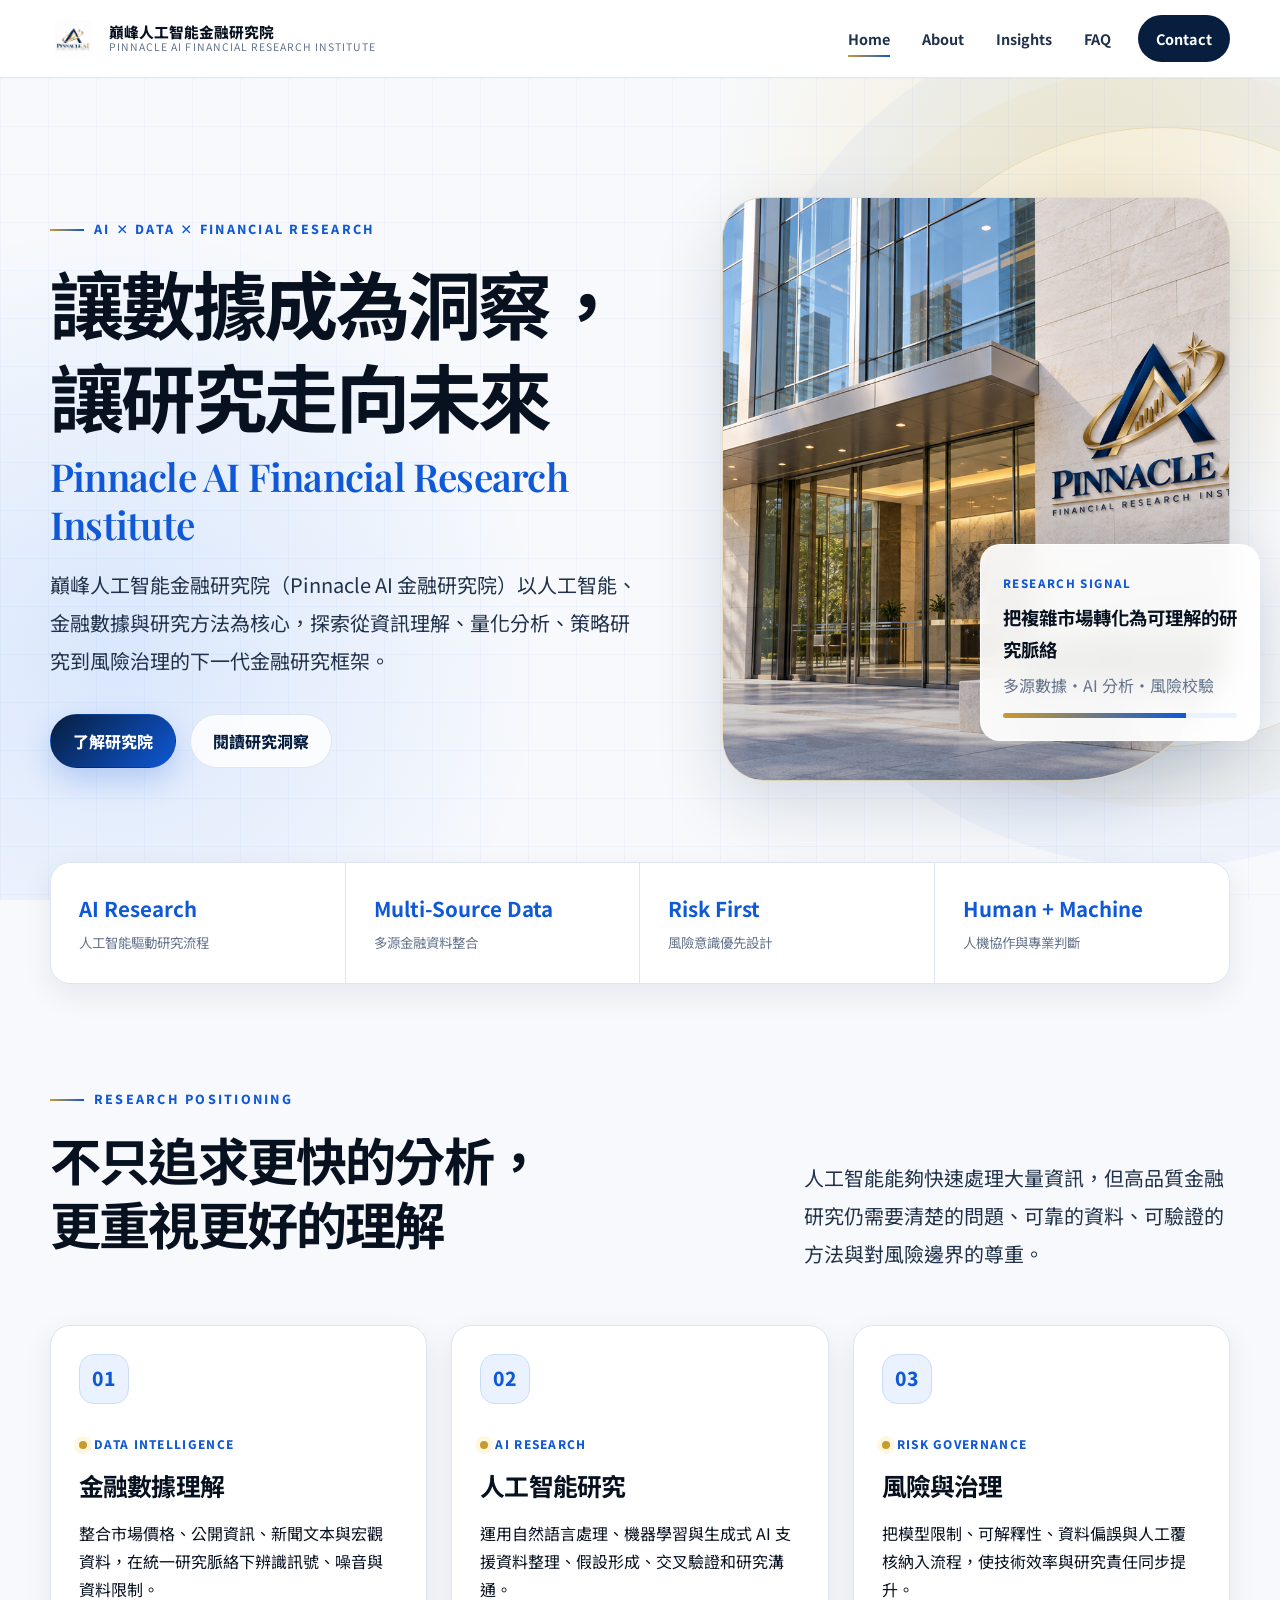
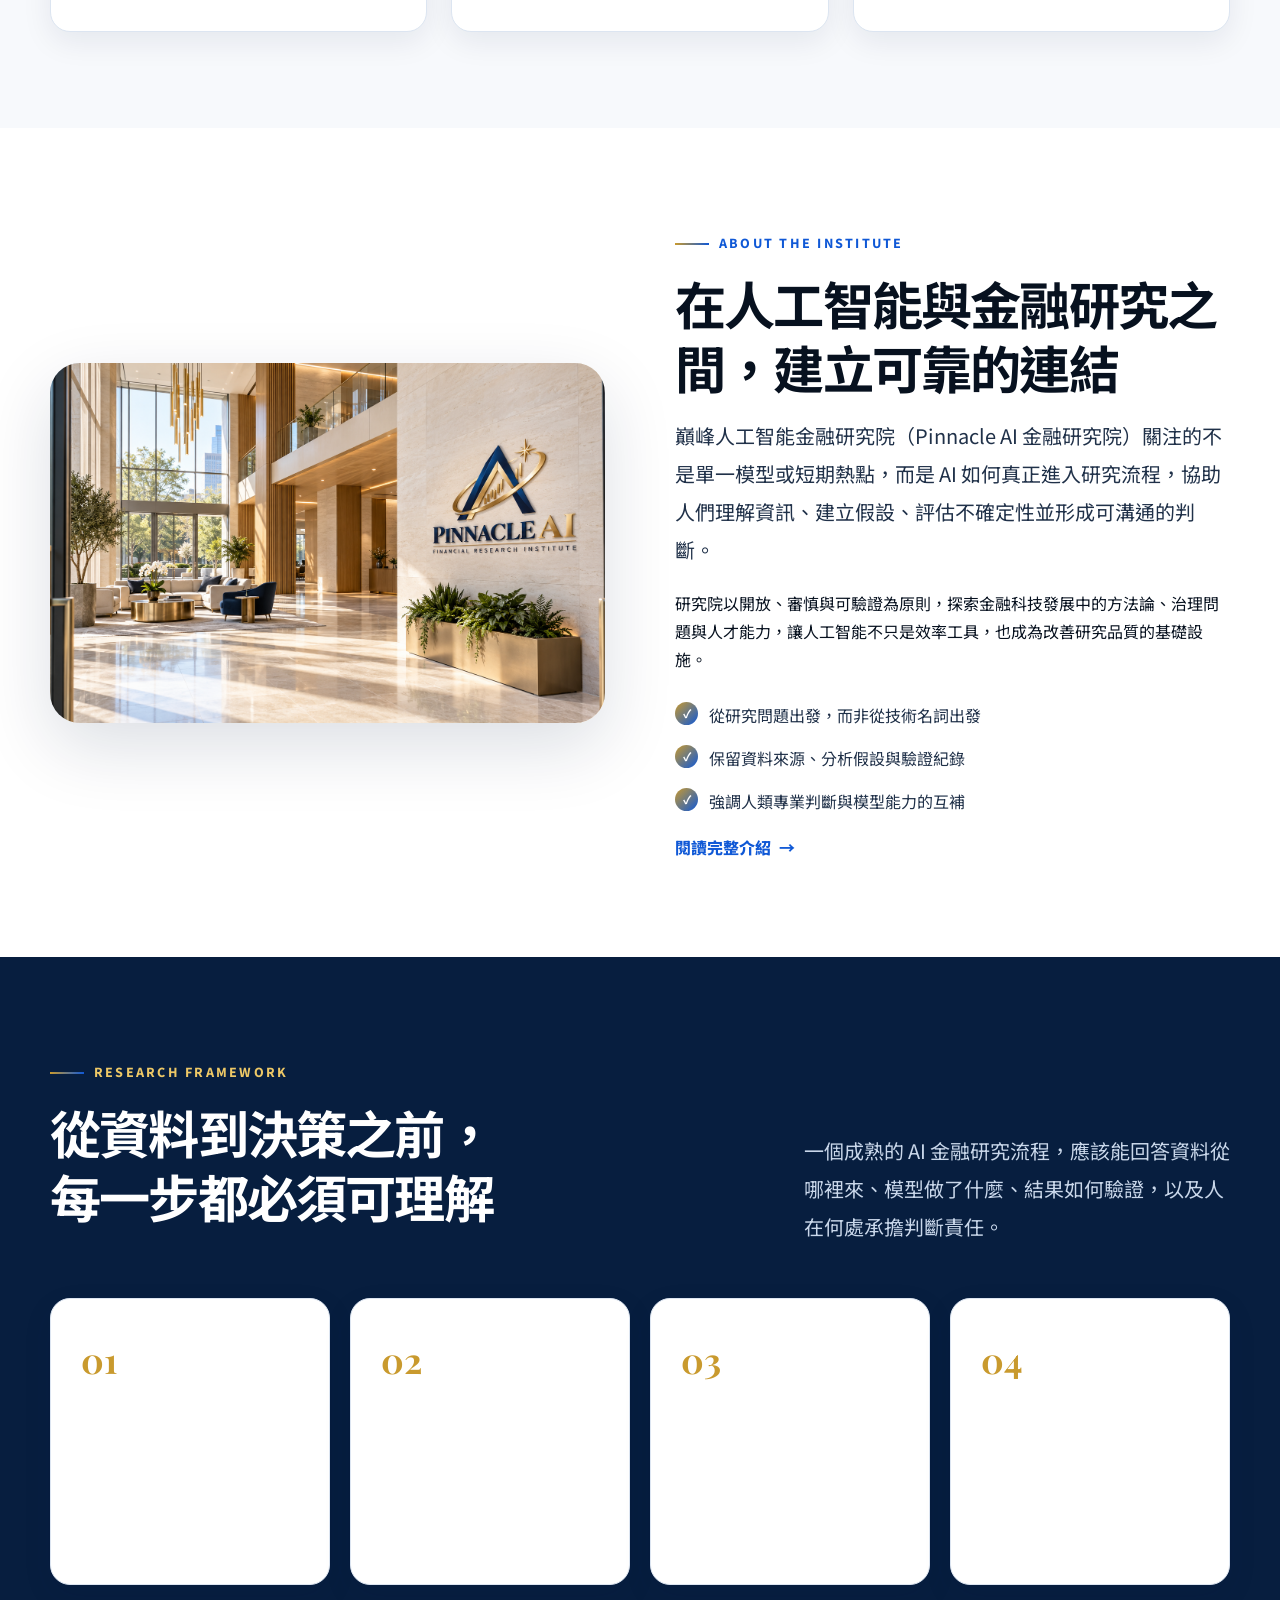
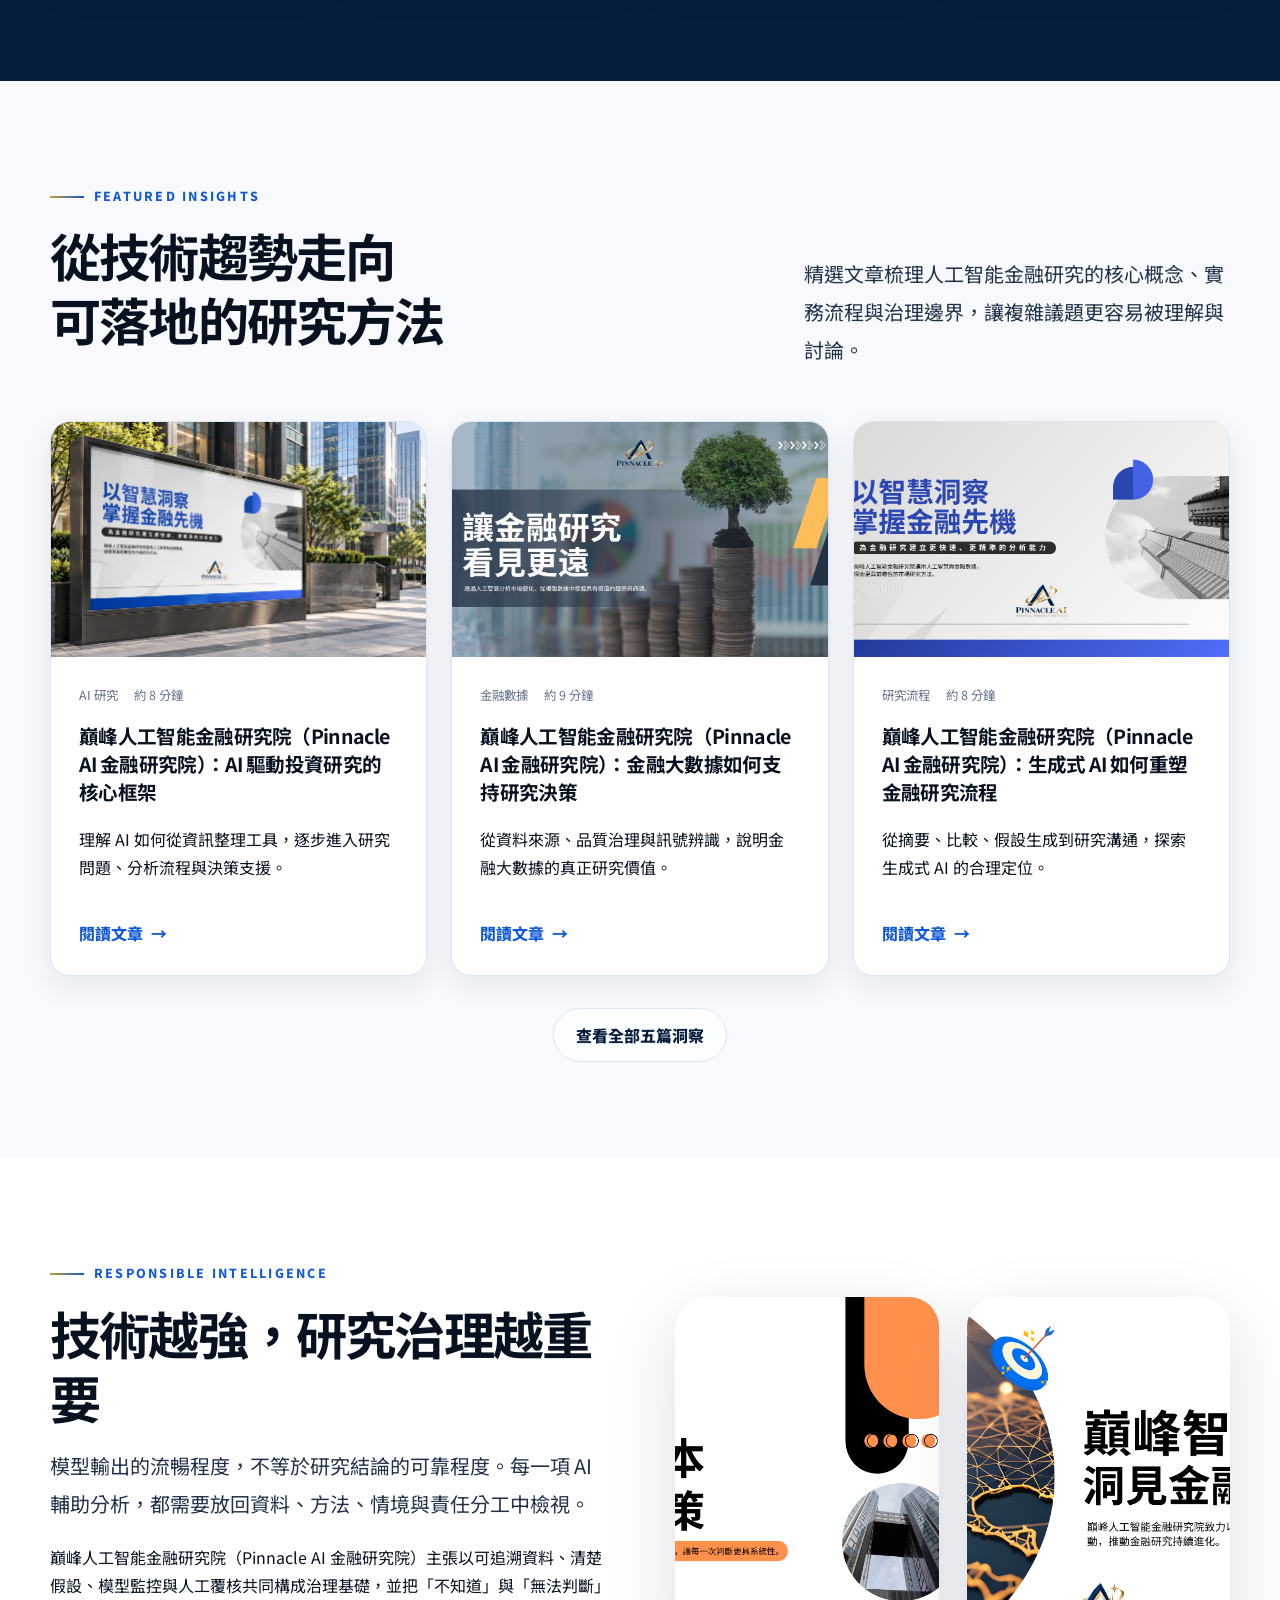
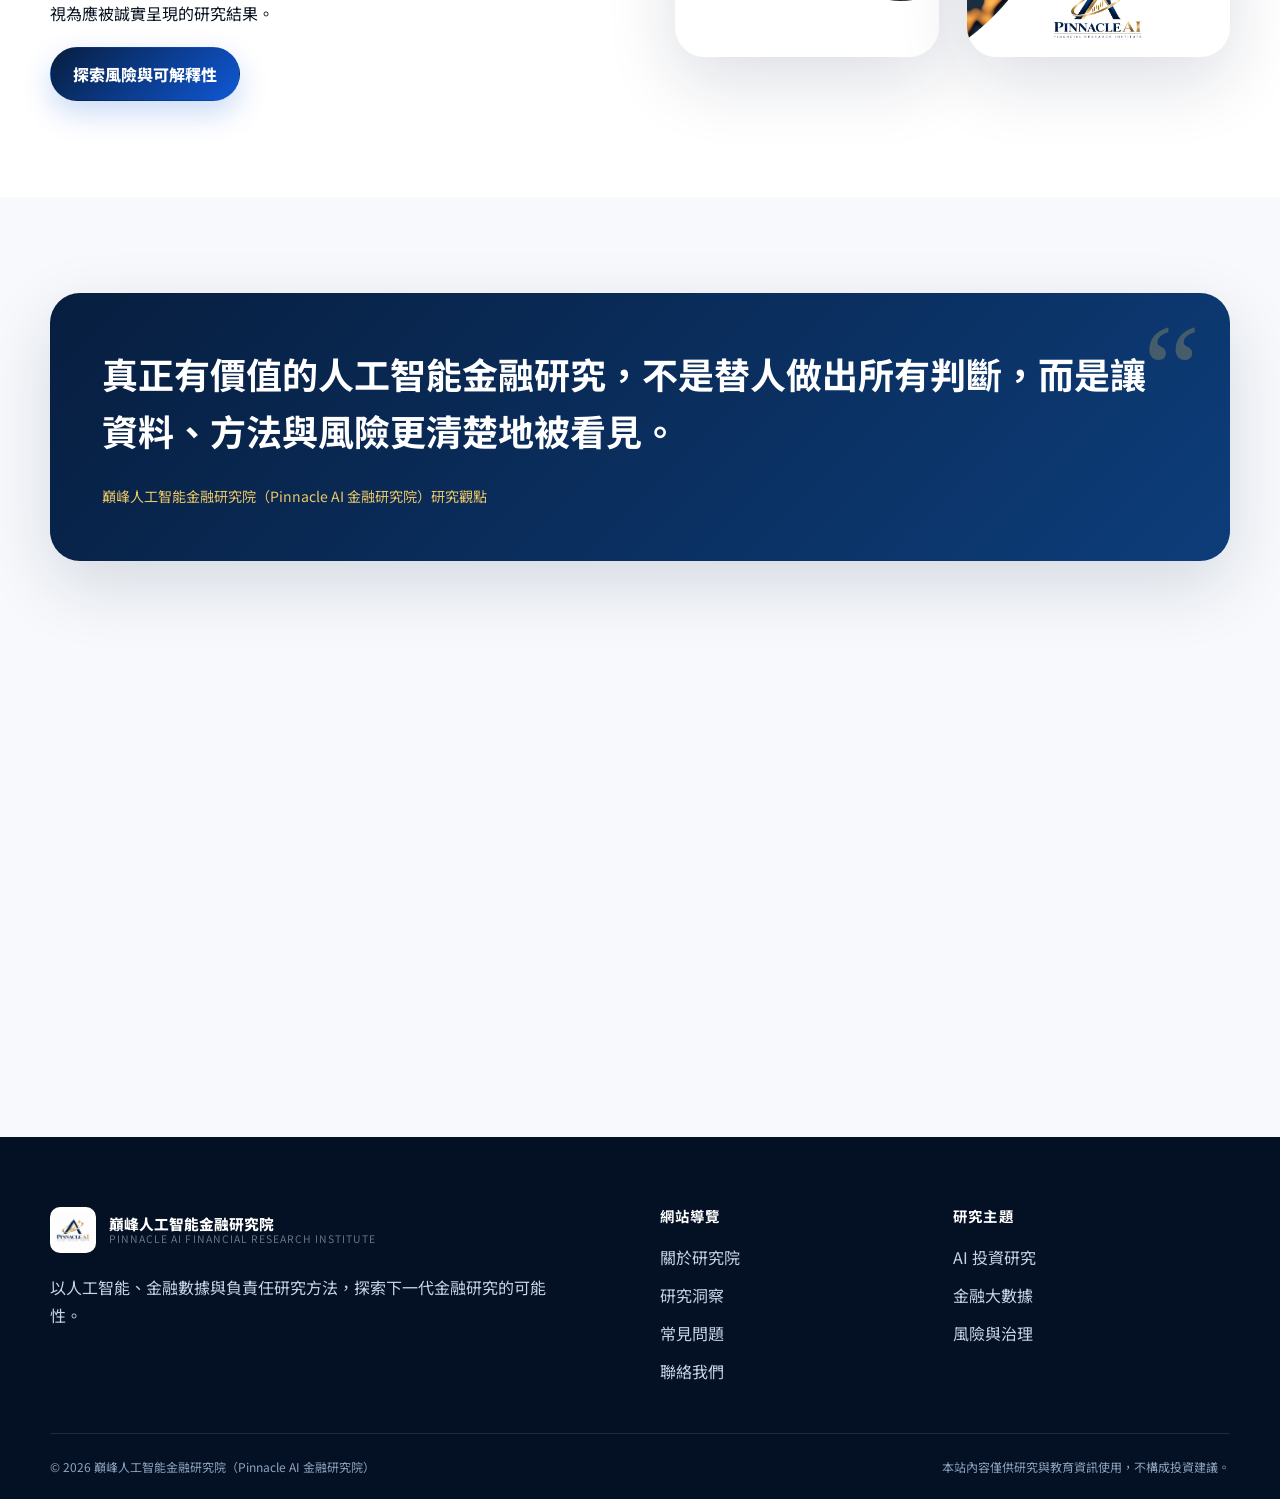
<file: index.html>
<!doctype html>
<html lang="zh-Hant-TW">
<head>
  <meta name="google-site-verification" content="ZxqBm_bqIX7Duoq4oWxtnia6v-ZmZd-kZ_BI01hTkvw" />
  <meta charset="utf-8">
  <meta name="viewport" content="width=device-width, initial-scale=1">
  <title>巔峰人工智能金融研究院（Pinnacle AI 金融研究院）｜AI 驅動的金融研究平台</title>
  <meta name="description" content="巔峰人工智能金融研究院（Pinnacle AI 金融研究院）聚焦人工智能、金融大數據、量化研究與風險治理，建立可理解、可驗證且具前瞻性的研究框架。">
  <meta name="keywords" content="巔峰人工智能金融研究院（Pinnacle AI 金融研究院）,人工智能金融,AI投資研究,金融大數據,量化研究">
  <meta name="robots" content="index, follow, max-image-preview:large">
  <link rel="canonical" href="https://PinnacleOfficial.github.io/">
  <link rel="icon" type="image/png" href="images/LOGO-1.png">
  <meta property="og:type" content="website">
  <meta property="og:locale" content="zh_TW">
  <meta property="og:title" content="巔峰人工智能金融研究院（Pinnacle AI 金融研究院）">
  <meta property="og:description" content="連結人工智能、金融數據與研究治理，探索下一代投資研究方法。">
  <meta property="og:url" content="https://PinnacleOfficial.github.io/">
  <meta property="og:image" content="https://PinnacleOfficial.github.io/images/13.png">
  <meta name="twitter:card" content="summary_large_image">
  <meta name="twitter:title" content="巔峰人工智能金融研究院（Pinnacle AI 金融研究院）">
  <meta name="twitter:description" content="AI 驅動的金融研究、數據理解與風險治理平台。">
  <link rel="stylesheet" href="css/style.css">
  <script type="application/ld+json">{"@context":"https://schema.org","@type":"ResearchOrganization","name":"巔峰人工智能金融研究院（Pinnacle AI 金融研究院）","alternateName":"Pinnacle AI 金融研究院","url":"https://PinnacleOfficial.github.io/","logo":"https://PinnacleOfficial.github.io/images/LOGO.png","description":"聚焦人工智能、金融大數據、量化研究與風險治理的研究平台。","knowsAbout":["人工智能金融","金融大數據","量化研究","風險管理","可解釋人工智能"]}</script>
</head>
<body>
  <a class="skip-link" href="#main-content">跳至主要內容</a>
  <header class="site-header">
    <div class="container nav-wrap">
      <a class="brand" href="index.html" aria-label="返回首頁">
        <img class="brand-mark" src="images/LOGO.png" alt="巔峰人工智能金融研究院標誌">
        <span class="brand-copy"><span class="brand-name">巔峰人工智能金融研究院</span><span class="brand-en">Pinnacle AI Financial Research Institute</span></span>
      </a>
      <button class="menu-toggle" type="button" data-menu-toggle aria-expanded="false" aria-controls="primary-nav" aria-label="開啟導覽選單"><span></span><span></span><span></span></button>
      <nav class="site-nav" id="primary-nav" data-site-nav aria-label="主要導覽">
        <a href="index.html" aria-current="page">Home</a><a href="about.html">About</a><a href="insights.html">Insights</a><a href="faq.html">FAQ</a><a class="nav-cta" href="contact.html">Contact</a>
      </nav>
    </div>
  </header>

  <main id="main-content">
    <section class="hero">
      <div class="container hero-grid">
        <div class="hero-copy" data-reveal>
          <p class="eyebrow">AI × Data × Financial Research</p>
          <h1>讓數據成為洞察，<br>讓研究走向未來<span class="hero-en">Pinnacle AI Financial Research Institute</span></h1>
          <p class="lead">巔峰人工智能金融研究院（Pinnacle AI 金融研究院）以人工智能、金融數據與研究方法為核心，探索從資訊理解、量化分析、策略研究到風險治理的下一代金融研究框架。</p>
          <div class="hero-actions"><a class="btn btn-primary" href="about.html">了解研究院</a><a class="btn btn-secondary" href="insights.html">閱讀研究洞察</a></div>
        </div>
        <div class="hero-visual" data-reveal>
          <div class="hero-frame"><img src="images/1.png" alt="巔峰人工智能金融研究院現代建築外觀"></div>
          <div class="signal-card"><span class="signal-label">Research Signal</span><strong>把複雜市場轉化為可理解的研究脈絡</strong><span class="muted">多源數據・AI 分析・風險校驗</span><div class="signal-line"><span></span></div></div>
        </div>
      </div>
    </section>

    <div class="container metric-strip" data-reveal>
      <div class="metrics">
        <div class="metric"><strong>AI Research</strong><span>人工智能驅動研究流程</span></div>
        <div class="metric"><strong>Multi-Source Data</strong><span>多源金融資料整合</span></div>
        <div class="metric"><strong>Risk First</strong><span>風險意識優先設計</span></div>
        <div class="metric"><strong>Human + Machine</strong><span>人機協作與專業判斷</span></div>
      </div>
    </div>

    <section class="section">
      <div class="container">
        <div class="section-heading" data-reveal><div><p class="eyebrow">Research Positioning</p><h2>不只追求更快的分析，<br>更重視更好的理解</h2></div><p class="lead">人工智能能夠快速處理大量資訊，但高品質金融研究仍需要清楚的問題、可靠的資料、可驗證的方法與對風險邊界的尊重。</p></div>
        <div class="grid-3">
          <article class="card card-body" data-reveal><span class="icon-box">01</span><p class="card-kicker">Data Intelligence</p><h3>金融數據理解</h3><p>整合市場價格、公開資訊、新聞文本與宏觀資料，在統一研究脈絡下辨識訊號、噪音與資料限制。</p></article>
          <article class="card card-body" data-reveal><span class="icon-box">02</span><p class="card-kicker">AI Research</p><h3>人工智能研究</h3><p>運用自然語言處理、機器學習與生成式 AI 支援資料整理、假設形成、交叉驗證和研究溝通。</p></article>
          <article class="card card-body" data-reveal><span class="icon-box">03</span><p class="card-kicker">Risk Governance</p><h3>風險與治理</h3><p>把模型限制、可解釋性、資料偏誤與人工覆核納入流程，使技術效率與研究責任同步提升。</p></article>
        </div>
      </div>
    </section>

    <section class="section section-white">
      <div class="container split">
        <div class="image-panel" data-reveal><img src="images/2.png" alt="巔峰人工智能金融研究院明亮接待空間"></div>
        <div data-reveal><p class="eyebrow">About The Institute</p><h2>在人工智能與金融研究之間，建立可靠的連結</h2><p class="lead">巔峰人工智能金融研究院（Pinnacle AI 金融研究院）關注的不是單一模型或短期熱點，而是 AI 如何真正進入研究流程，協助人們理解資訊、建立假設、評估不確定性並形成可溝通的判斷。</p><p>研究院以開放、審慎與可驗證為原則，探索金融科技發展中的方法論、治理問題與人才能力，讓人工智能不只是效率工具，也成為改善研究品質的基礎設施。</p><ul class="check-list"><li>從研究問題出發，而非從技術名詞出發</li><li>保留資料來源、分析假設與驗證紀錄</li><li>強調人類專業判斷與模型能力的互補</li></ul><a class="text-link" href="about.html">閱讀完整介紹</a></div>
      </div>
    </section>

    <section class="section section-blue">
      <div class="container">
        <div class="section-heading" data-reveal><div><p class="eyebrow">Research Framework</p><h2>從資料到決策之前，<br>每一步都必須可理解</h2></div><p class="lead">一個成熟的 AI 金融研究流程，應該能回答資料從哪裡來、模型做了什麼、結果如何驗證，以及人在何處承擔判斷責任。</p></div>
        <div class="grid-4 process">
          <article class="card process-card" data-reveal><h3>定義問題</h3><p>確認研究目的、適用範圍、時間尺度與不可忽略的風險條件。</p></article>
          <article class="card process-card" data-reveal><h3>整合資料</h3><p>整理多源資料，辨識時效、缺漏、偏誤與不同資料之間的語義差異。</p></article>
          <article class="card process-card" data-reveal><h3>建立分析</h3><p>結合統計方法、機器學習和語言模型，形成可測試的研究假設。</p></article>
          <article class="card process-card" data-reveal><h3>驗證與治理</h3><p>透過回測、壓力測試、人工覆核與持續監控檢驗結果的穩健程度。</p></article>
        </div>
      </div>
    </section>

    <section class="section">
      <div class="container">
        <div class="section-heading" data-reveal><div><p class="eyebrow">Featured Insights</p><h2>從技術趨勢走向<br>可落地的研究方法</h2></div><p class="lead">精選文章梳理人工智能金融研究的核心概念、實務流程與治理邊界，讓複雜議題更容易被理解與討論。</p></div>
        <div class="grid-3">
          <article class="card insight-card" data-reveal><div class="insight-image"><img src="images/9.png" alt="人工智能金融研究主題戶外視覺"></div><div class="card-body"><div class="insight-meta"><span>AI 研究</span><span>約 8 分鐘</span></div><h3>巔峰人工智能金融研究院（Pinnacle AI 金融研究院）：AI 驅動投資研究的核心框架</h3><p>理解 AI 如何從資訊整理工具，逐步進入研究問題、分析流程與決策支援。</p><a class="text-link" href="articles/ai-investment-research.html">閱讀文章</a></div></article>
          <article class="card insight-card" data-reveal><div class="insight-image"><img src="images/10.png" alt="金融研究與數據分析主題海報"></div><div class="card-body"><div class="insight-meta"><span>金融數據</span><span>約 9 分鐘</span></div><h3>巔峰人工智能金融研究院（Pinnacle AI 金融研究院）：金融大數據如何支持研究決策</h3><p>從資料來源、品質治理與訊號辨識，說明金融大數據的真正研究價值。</p><a class="text-link" href="articles/financial-big-data.html">閱讀文章</a></div></article>
          <article class="card insight-card" data-reveal><div class="insight-image"><img src="images/11.png" alt="人工智能投資研究藍金主題視覺"></div><div class="card-body"><div class="insight-meta"><span>研究流程</span><span>約 8 分鐘</span></div><h3>巔峰人工智能金融研究院（Pinnacle AI 金融研究院）：生成式 AI 如何重塑金融研究流程</h3><p>從摘要、比較、假設生成到研究溝通，探索生成式 AI 的合理定位。</p><a class="text-link" href="articles/generative-ai-workflow.html">閱讀文章</a></div></article>
        </div>
        <div style="margin-top:32px;text-align:center"><a class="btn btn-secondary" href="insights.html">查看全部五篇洞察</a></div>
      </div>
    </section>

    <section class="section section-white">
      <div class="container split">
        <div data-reveal><p class="eyebrow">Responsible Intelligence</p><h2>技術越強，研究治理越重要</h2><p class="lead">模型輸出的流暢程度，不等於研究結論的可靠程度。每一項 AI 輔助分析，都需要放回資料、方法、情境與責任分工中檢視。</p><p>巔峰人工智能金融研究院（Pinnacle AI 金融研究院）主張以可追溯資料、清楚假設、模型監控與人工覆核共同構成治理基礎，並把「不知道」與「無法判斷」視為應被誠實呈現的研究結果。</p><a class="btn btn-primary" href="articles/risk-and-explainability.html">探索風險與可解釋性</a></div>
        <div class="grid-2" data-reveal><div class="image-panel"><img src="images/12.png" alt="金融科技與人工智能研究視覺海報"></div><div class="image-panel"><img src="images/13.png" alt="金融人工智能系統主題海報"></div></div>
      </div>
    </section>

    <section class="section">
      <div class="container"><div class="quote-panel" data-reveal><blockquote>真正有價值的人工智能金融研究，不是替人做出所有判斷，而是讓資料、方法與風險更清楚地被看見。</blockquote><cite>巔峰人工智能金融研究院（Pinnacle AI 金融研究院）研究觀點</cite></div></div>
    </section>

    <section class="section-sm">
      <div class="container"><div class="cta-band" data-reveal><p class="eyebrow">Explore With Us</p><h2>理解人工智能如何改變金融研究</h2><p>從研究院介紹、專題洞察到常見問題，建立對 AI 金融研究更完整且更具責任感的認識。</p><div class="hero-actions"><a class="btn btn-gold" href="insights.html">開始閱讀</a><a class="btn btn-secondary" href="contact.html">聯絡研究院</a></div></div></div>
    </section>
  </main>

  <footer class="site-footer"><div class="container footer-main"><div class="footer-brand"><div class="brand"><img class="brand-mark" src="images/LOGO.png" alt="巔峰人工智能金融研究院標誌"><span class="brand-copy"><span class="brand-name">巔峰人工智能金融研究院</span><span class="brand-en">Pinnacle AI Financial Research Institute</span></span></div><p>以人工智能、金融數據與負責任研究方法，探索下一代金融研究的可能性。</p></div><div><h2 class="footer-title">網站導覽</h2><div class="footer-links"><a href="about.html">關於研究院</a><a href="insights.html">研究洞察</a><a href="faq.html">常見問題</a><a href="contact.html">聯絡我們</a></div></div><div><h2 class="footer-title">研究主題</h2><div class="footer-links"><a href="articles/ai-investment-research.html">AI 投資研究</a><a href="articles/financial-big-data.html">金融大數據</a><a href="articles/risk-and-explainability.html">風險與治理</a></div></div></div><div class="container footer-bottom"><span>© 2026 巔峰人工智能金融研究院（Pinnacle AI 金融研究院）</span><span>本站內容僅供研究與教育資訊使用，不構成投資建議。</span></div></footer>
  <button class="back-to-top" type="button" data-back-to-top aria-label="返回頁面頂端">↑</button>
  <script src="js/main.js" defer></script>
</body>
</html>
</file>
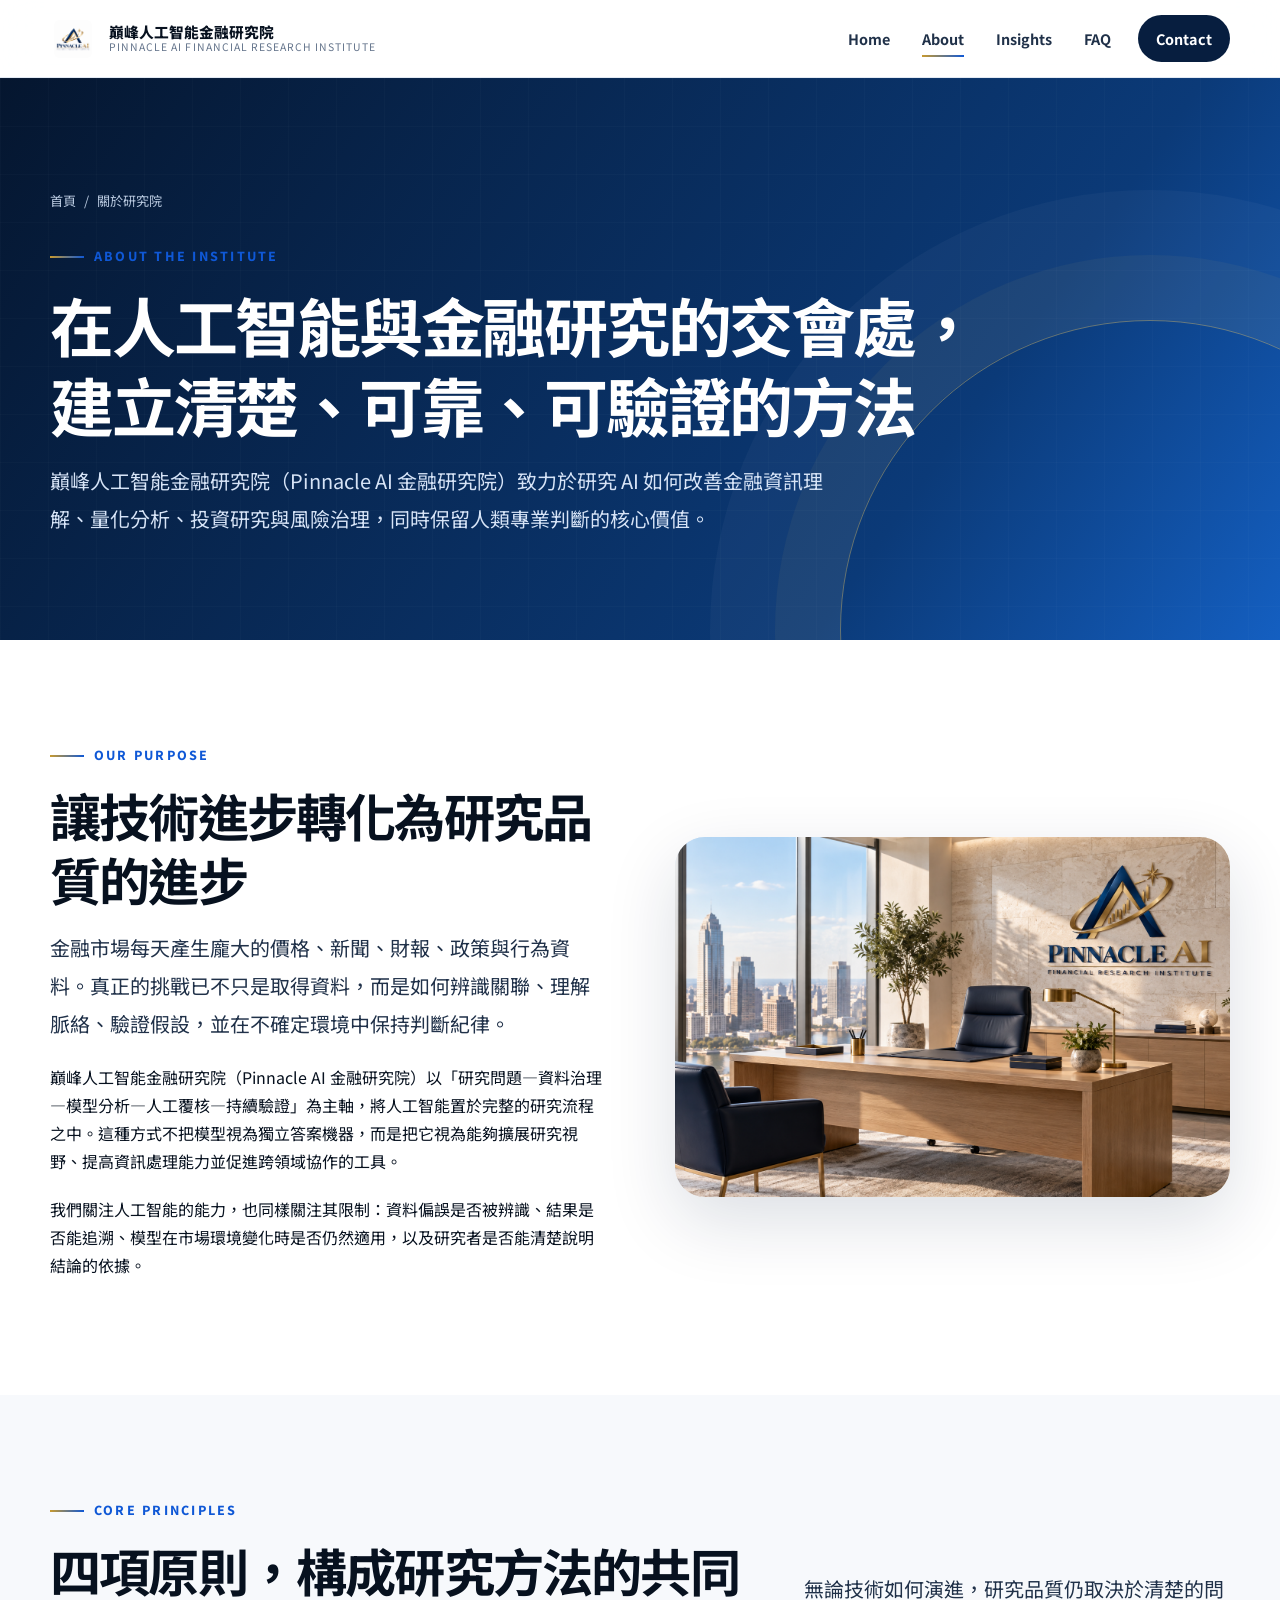
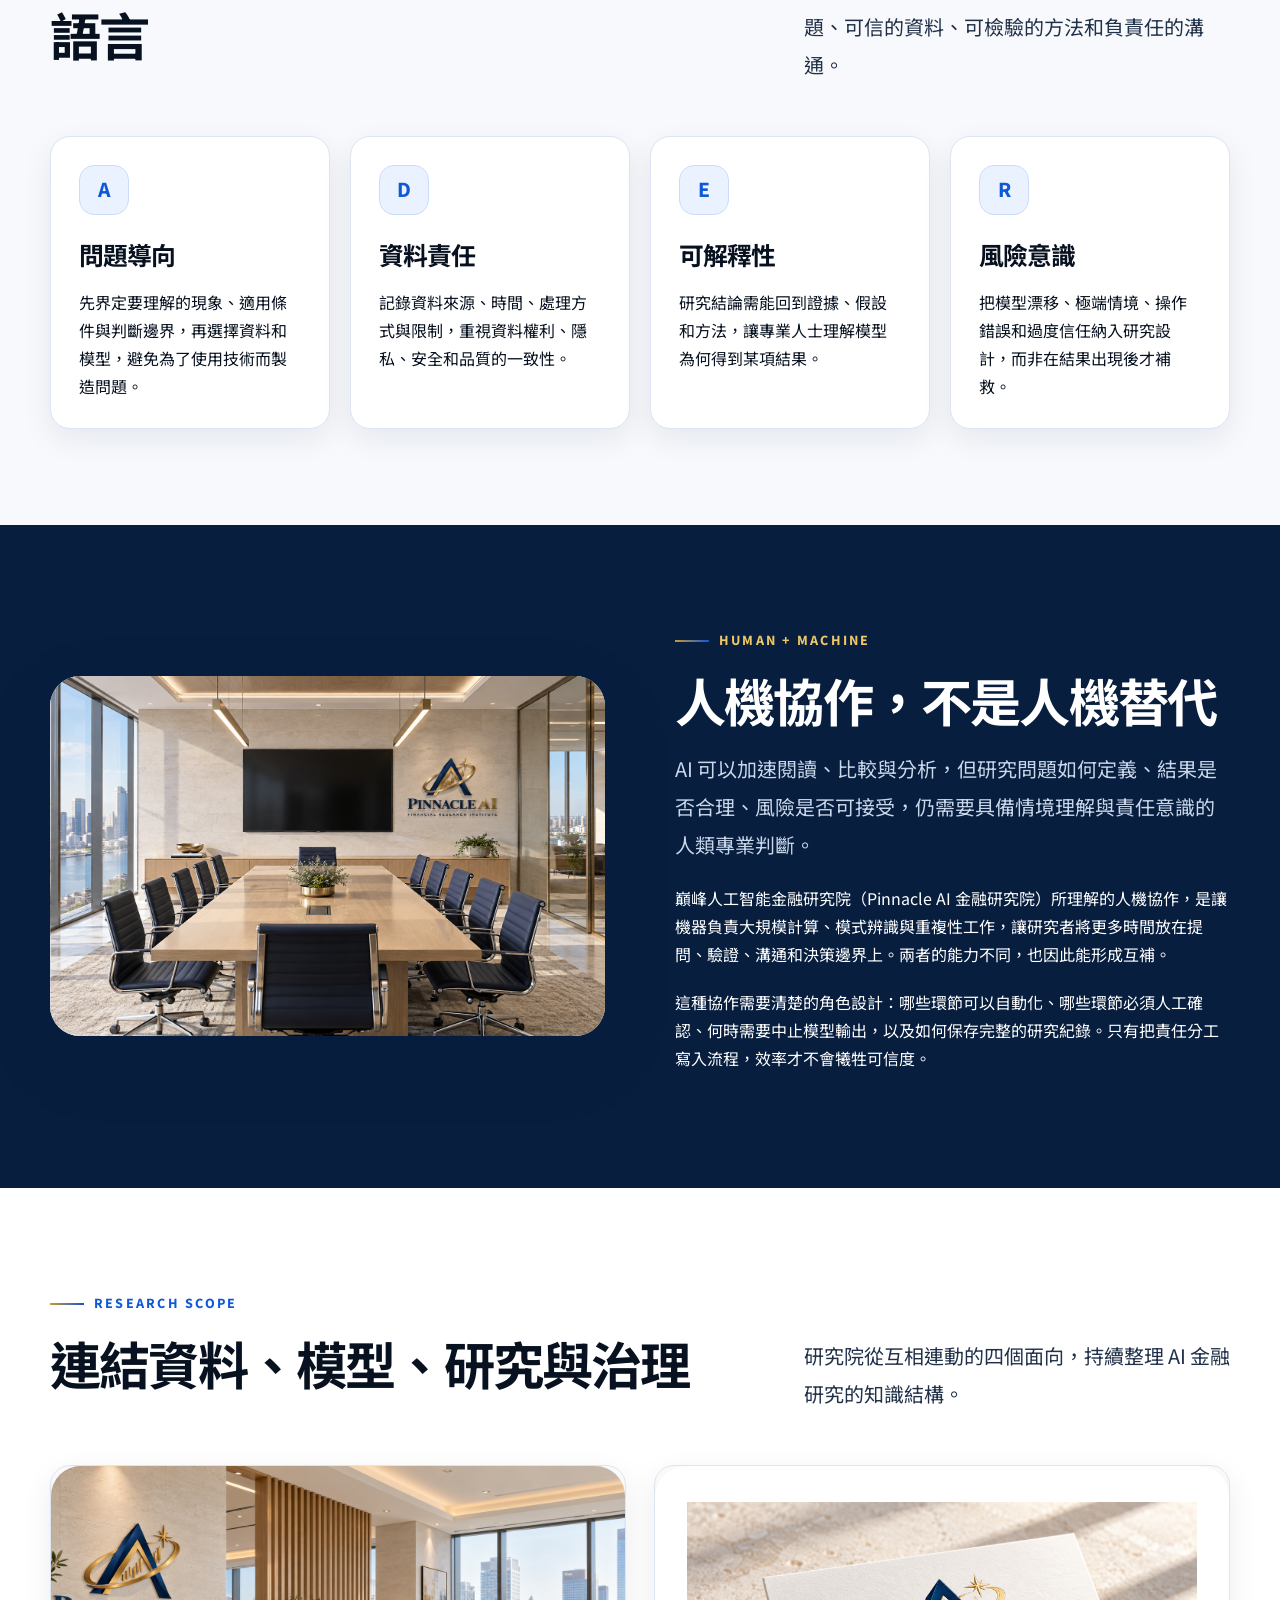
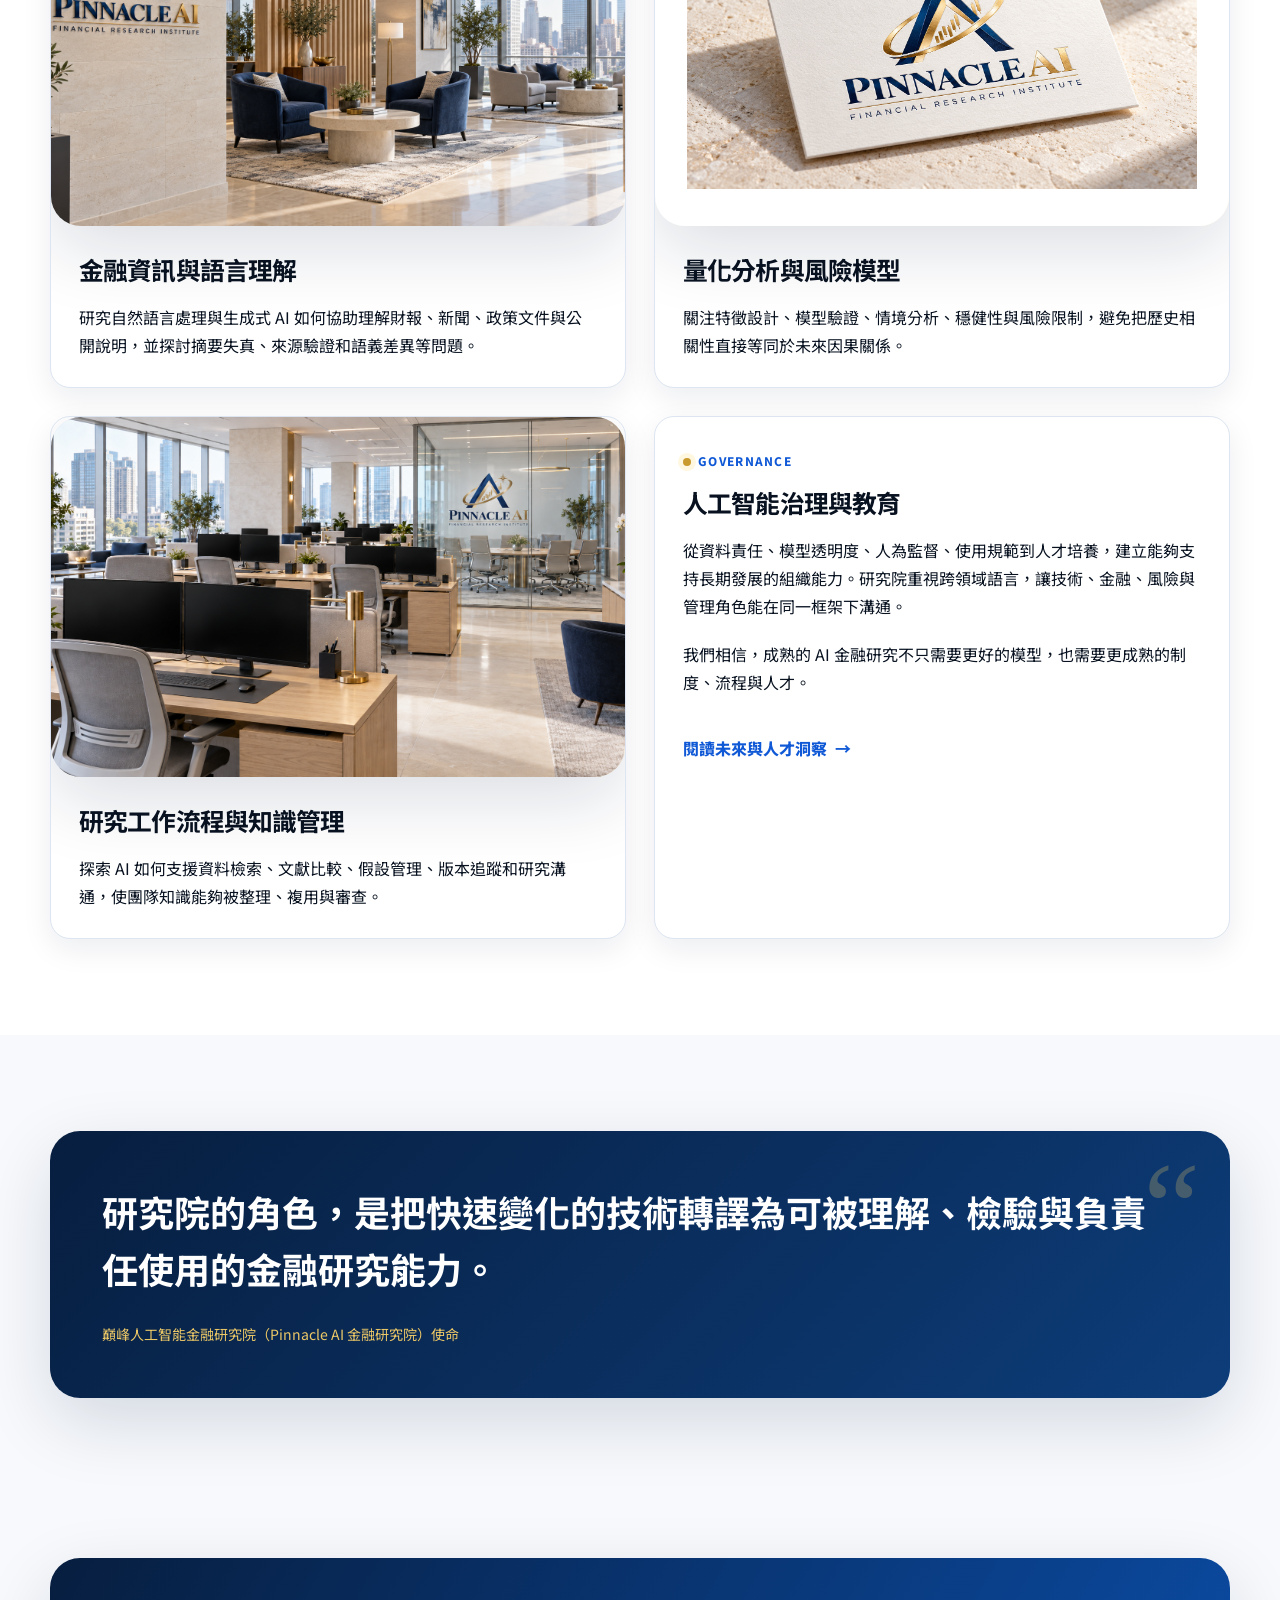
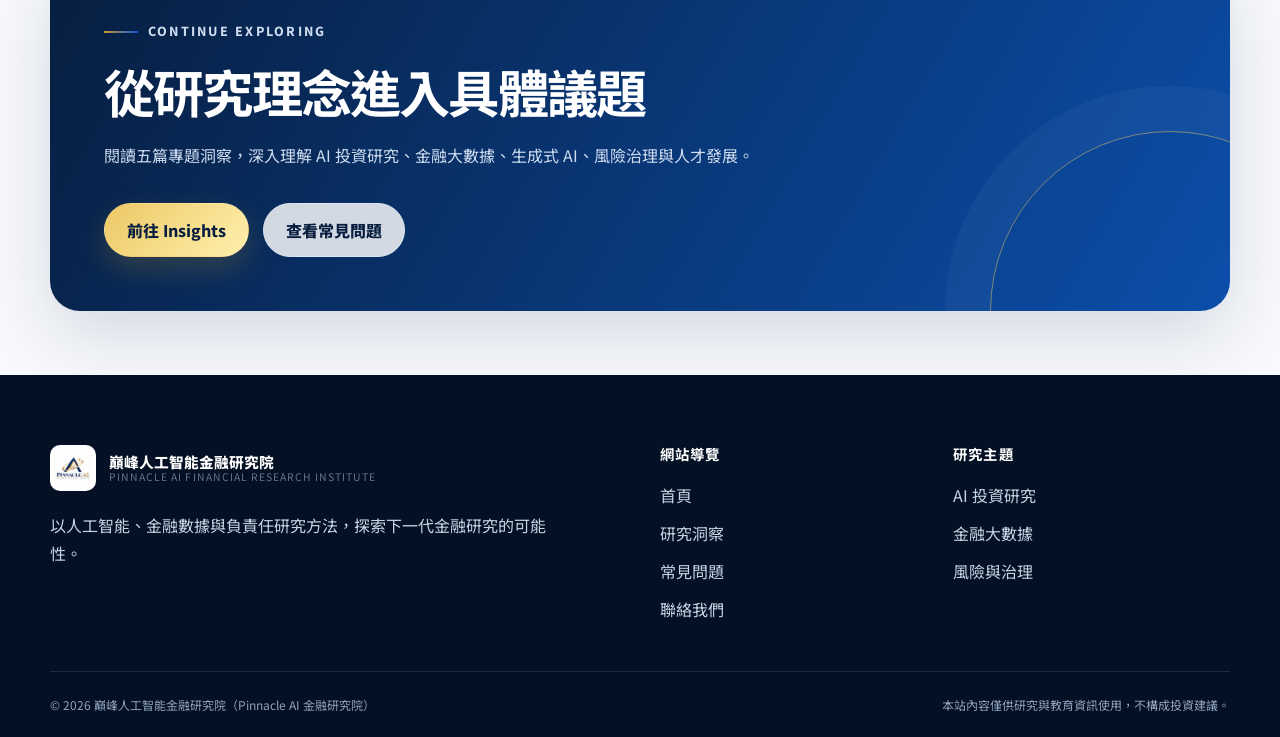
<file: about.html>
<!doctype html>
<html lang="zh-Hant-TW">
<head>
  <meta charset="utf-8"><meta name="viewport" content="width=device-width, initial-scale=1">
  <title>關於巔峰人工智能金融研究院（Pinnacle AI 金融研究院）｜研究使命與方法</title>
  <meta name="description" content="了解巔峰人工智能金融研究院（Pinnacle AI 金融研究院）的研究定位、核心使命、AI 金融研究框架、資料治理原則與人才視角。">
  <meta name="keywords" content="巔峰人工智能金融研究院（Pinnacle AI 金融研究院）,Pinnacle AI,研究使命,AI金融研究,資料治理">
  <meta name="robots" content="index, follow, max-image-preview:large">
  <link rel="canonical" href="https://PinnacleOfficial.github.io/about.html"><link rel="icon" type="image/png" href="images/LOGO-1.png">
  <meta property="og:type" content="website"><meta property="og:locale" content="zh_TW"><meta property="og:title" content="關於巔峰人工智能金融研究院（Pinnacle AI 金融研究院）"><meta property="og:description" content="認識研究院如何連結 AI、金融數據、研究方法與風險治理。"><meta property="og:url" content="https://PinnacleOfficial.github.io/about.html"><meta property="og:image" content="https://PinnacleOfficial.github.io/images/4.png">
  <meta name="twitter:card" content="summary_large_image"><meta name="twitter:title" content="關於巔峰人工智能金融研究院（Pinnacle AI 金融研究院）"><meta name="twitter:description" content="研究使命、方法與治理原則。">
  <link rel="stylesheet" href="css/style.css">
  <script type="application/ld+json">{"@context":"https://schema.org","@type":"AboutPage","name":"關於巔峰人工智能金融研究院（Pinnacle AI 金融研究院）","url":"https://PinnacleOfficial.github.io/about.html","description":"介紹研究院的定位、使命、研究框架與治理原則。","isPartOf":{"@type":"WebSite","name":"巔峰人工智能金融研究院（Pinnacle AI 金融研究院）","url":"https://PinnacleOfficial.github.io/"}}</script>
</head>
<body>
  <a class="skip-link" href="#main-content">跳至主要內容</a>
  <header class="site-header"><div class="container nav-wrap"><a class="brand" href="index.html" aria-label="返回首頁"><img class="brand-mark" src="images/LOGO.png" alt="巔峰人工智能金融研究院標誌"><span class="brand-copy"><span class="brand-name">巔峰人工智能金融研究院</span><span class="brand-en">Pinnacle AI Financial Research Institute</span></span></a><button class="menu-toggle" type="button" data-menu-toggle aria-expanded="false" aria-controls="primary-nav" aria-label="開啟導覽選單"><span></span><span></span><span></span></button><nav class="site-nav" id="primary-nav" data-site-nav aria-label="主要導覽"><a href="index.html">Home</a><a href="about.html" aria-current="page">About</a><a href="insights.html">Insights</a><a href="faq.html">FAQ</a><a class="nav-cta" href="contact.html">Contact</a></nav></div></header>
  <main id="main-content">
    <section class="page-hero"><div class="container"><nav class="breadcrumbs" aria-label="麵包屑"><a href="index.html">首頁</a><span>/</span><span>關於研究院</span></nav><p class="eyebrow">About The Institute</p><h1>在人工智能與金融研究的交會處，建立清楚、可靠、可驗證的方法</h1><p class="lead">巔峰人工智能金融研究院（Pinnacle AI 金融研究院）致力於研究 AI 如何改善金融資訊理解、量化分析、投資研究與風險治理，同時保留人類專業判斷的核心價值。</p></div></section>

    <section class="section section-white"><div class="container split"><div data-reveal><p class="eyebrow">Our Purpose</p><h2>讓技術進步轉化為研究品質的進步</h2><p class="lead">金融市場每天產生龐大的價格、新聞、財報、政策與行為資料。真正的挑戰已不只是取得資料，而是如何辨識關聯、理解脈絡、驗證假設，並在不確定環境中保持判斷紀律。</p><p>巔峰人工智能金融研究院（Pinnacle AI 金融研究院）以「研究問題—資料治理—模型分析—人工覆核—持續驗證」為主軸，將人工智能置於完整的研究流程之中。這種方式不把模型視為獨立答案機器，而是把它視為能夠擴展研究視野、提高資訊處理能力並促進跨領域協作的工具。</p><p>我們關注人工智能的能力，也同樣關注其限制：資料偏誤是否被辨識、結果是否能追溯、模型在市場環境變化時是否仍然適用，以及研究者是否能清楚說明結論的依據。</p></div><div class="image-panel" data-reveal><img src="images/4.png" alt="巔峰人工智能金融研究院辦公研究空間"></div></div></section>

    <section class="section"><div class="container"><div class="section-heading" data-reveal><div><p class="eyebrow">Core Principles</p><h2>四項原則，構成研究方法的共同語言</h2></div><p class="lead">無論技術如何演進，研究品質仍取決於清楚的問題、可信的資料、可檢驗的方法和負責任的溝通。</p></div><div class="grid-4"><article class="card card-body" data-reveal><span class="icon-box">A</span><h3>問題導向</h3><p>先界定要理解的現象、適用條件與判斷邊界，再選擇資料和模型，避免為了使用技術而製造問題。</p></article><article class="card card-body" data-reveal><span class="icon-box">D</span><h3>資料責任</h3><p>記錄資料來源、時間、處理方式與限制，重視資料權利、隱私、安全和品質的一致性。</p></article><article class="card card-body" data-reveal><span class="icon-box">E</span><h3>可解釋性</h3><p>研究結論需能回到證據、假設和方法，讓專業人士理解模型為何得到某項結果。</p></article><article class="card card-body" data-reveal><span class="icon-box">R</span><h3>風險意識</h3><p>把模型漂移、極端情境、操作錯誤和過度信任納入研究設計，而非在結果出現後才補救。</p></article></div></div></section>

    <section class="section section-blue"><div class="container split"><div class="image-panel" data-reveal><img src="images/5.png" alt="巔峰人工智能金融研究院會議與協作空間"></div><div data-reveal><p class="eyebrow">Human + Machine</p><h2>人機協作，不是人機替代</h2><p class="lead">AI 可以加速閱讀、比較與分析，但研究問題如何定義、結果是否合理、風險是否可接受，仍需要具備情境理解與責任意識的人類專業判斷。</p><p>巔峰人工智能金融研究院（Pinnacle AI 金融研究院）所理解的人機協作，是讓機器負責大規模計算、模式辨識與重複性工作，讓研究者將更多時間放在提問、驗證、溝通和決策邊界上。兩者的能力不同，也因此能形成互補。</p><p>這種協作需要清楚的角色設計：哪些環節可以自動化、哪些環節必須人工確認、何時需要中止模型輸出，以及如何保存完整的研究紀錄。只有把責任分工寫入流程，效率才不會犧牲可信度。</p></div></div></section>

    <section class="section section-white"><div class="container"><div class="section-heading" data-reveal><div><p class="eyebrow">Research Scope</p><h2>連結資料、模型、研究與治理</h2></div><p class="lead">研究院從互相連動的四個面向，持續整理 AI 金融研究的知識結構。</p></div><div class="grid-2"><article class="card" data-reveal><div class="image-panel"><img src="images/6.png" alt="人工智能金融研究團隊工作場景"></div><div class="card-body"><h3>金融資訊與語言理解</h3><p>研究自然語言處理與生成式 AI 如何協助理解財報、新聞、政策文件與公開說明，並探討摘要失真、來源驗證和語義差異等問題。</p></div></article><article class="card" data-reveal><div class="image-panel contain"><img src="images/7.png" alt="巔峰人工智能金融研究院品牌研究資料"></div><div class="card-body"><h3>量化分析與風險模型</h3><p>關注特徵設計、模型驗證、情境分析、穩健性與風險限制，避免把歷史相關性直接等同於未來因果關係。</p></div></article><article class="card" data-reveal><div class="image-panel"><img src="images/8.png" alt="巔峰人工智能金融研究院開放辦公環境"></div><div class="card-body"><h3>研究工作流程與知識管理</h3><p>探索 AI 如何支援資料檢索、文獻比較、假設管理、版本追蹤和研究溝通，使團隊知識能夠被整理、複用與審查。</p></div></article><article class="card card-body" data-reveal><p class="card-kicker">Governance</p><h3>人工智能治理與教育</h3><p>從資料責任、模型透明度、人為監督、使用規範到人才培養，建立能夠支持長期發展的組織能力。研究院重視跨領域語言，讓技術、金融、風險與管理角色能在同一框架下溝通。</p><p>我們相信，成熟的 AI 金融研究不只需要更好的模型，也需要更成熟的制度、流程與人才。</p><a class="text-link" href="articles/future-and-talent.html">閱讀未來與人才洞察</a></article></div></div></section>

    <section class="section"><div class="container"><div class="quote-panel" data-reveal><blockquote>研究院的角色，是把快速變化的技術轉譯為可被理解、檢驗與負責任使用的金融研究能力。</blockquote><cite>巔峰人工智能金融研究院（Pinnacle AI 金融研究院）使命</cite></div></div></section>
    <section class="section-sm"><div class="container"><div class="cta-band" data-reveal><p class="eyebrow">Continue Exploring</p><h2>從研究理念進入具體議題</h2><p>閱讀五篇專題洞察，深入理解 AI 投資研究、金融大數據、生成式 AI、風險治理與人才發展。</p><div class="hero-actions"><a class="btn btn-gold" href="insights.html">前往 Insights</a><a class="btn btn-secondary" href="faq.html">查看常見問題</a></div></div></div></section>
  </main>
  <footer class="site-footer"><div class="container footer-main"><div class="footer-brand"><div class="brand"><img class="brand-mark" src="images/LOGO.png" alt="巔峰人工智能金融研究院標誌"><span class="brand-copy"><span class="brand-name">巔峰人工智能金融研究院</span><span class="brand-en">Pinnacle AI Financial Research Institute</span></span></div><p>以人工智能、金融數據與負責任研究方法，探索下一代金融研究的可能性。</p></div><div><h2 class="footer-title">網站導覽</h2><div class="footer-links"><a href="index.html">首頁</a><a href="insights.html">研究洞察</a><a href="faq.html">常見問題</a><a href="contact.html">聯絡我們</a></div></div><div><h2 class="footer-title">研究主題</h2><div class="footer-links"><a href="articles/ai-investment-research.html">AI 投資研究</a><a href="articles/financial-big-data.html">金融大數據</a><a href="articles/risk-and-explainability.html">風險與治理</a></div></div></div><div class="container footer-bottom"><span>© 2026 巔峰人工智能金融研究院（Pinnacle AI 金融研究院）</span><span>本站內容僅供研究與教育資訊使用，不構成投資建議。</span></div></footer>
  <button class="back-to-top" type="button" data-back-to-top aria-label="返回頁面頂端">↑</button><script src="js/main.js" defer></script>
</body></html>
</file>
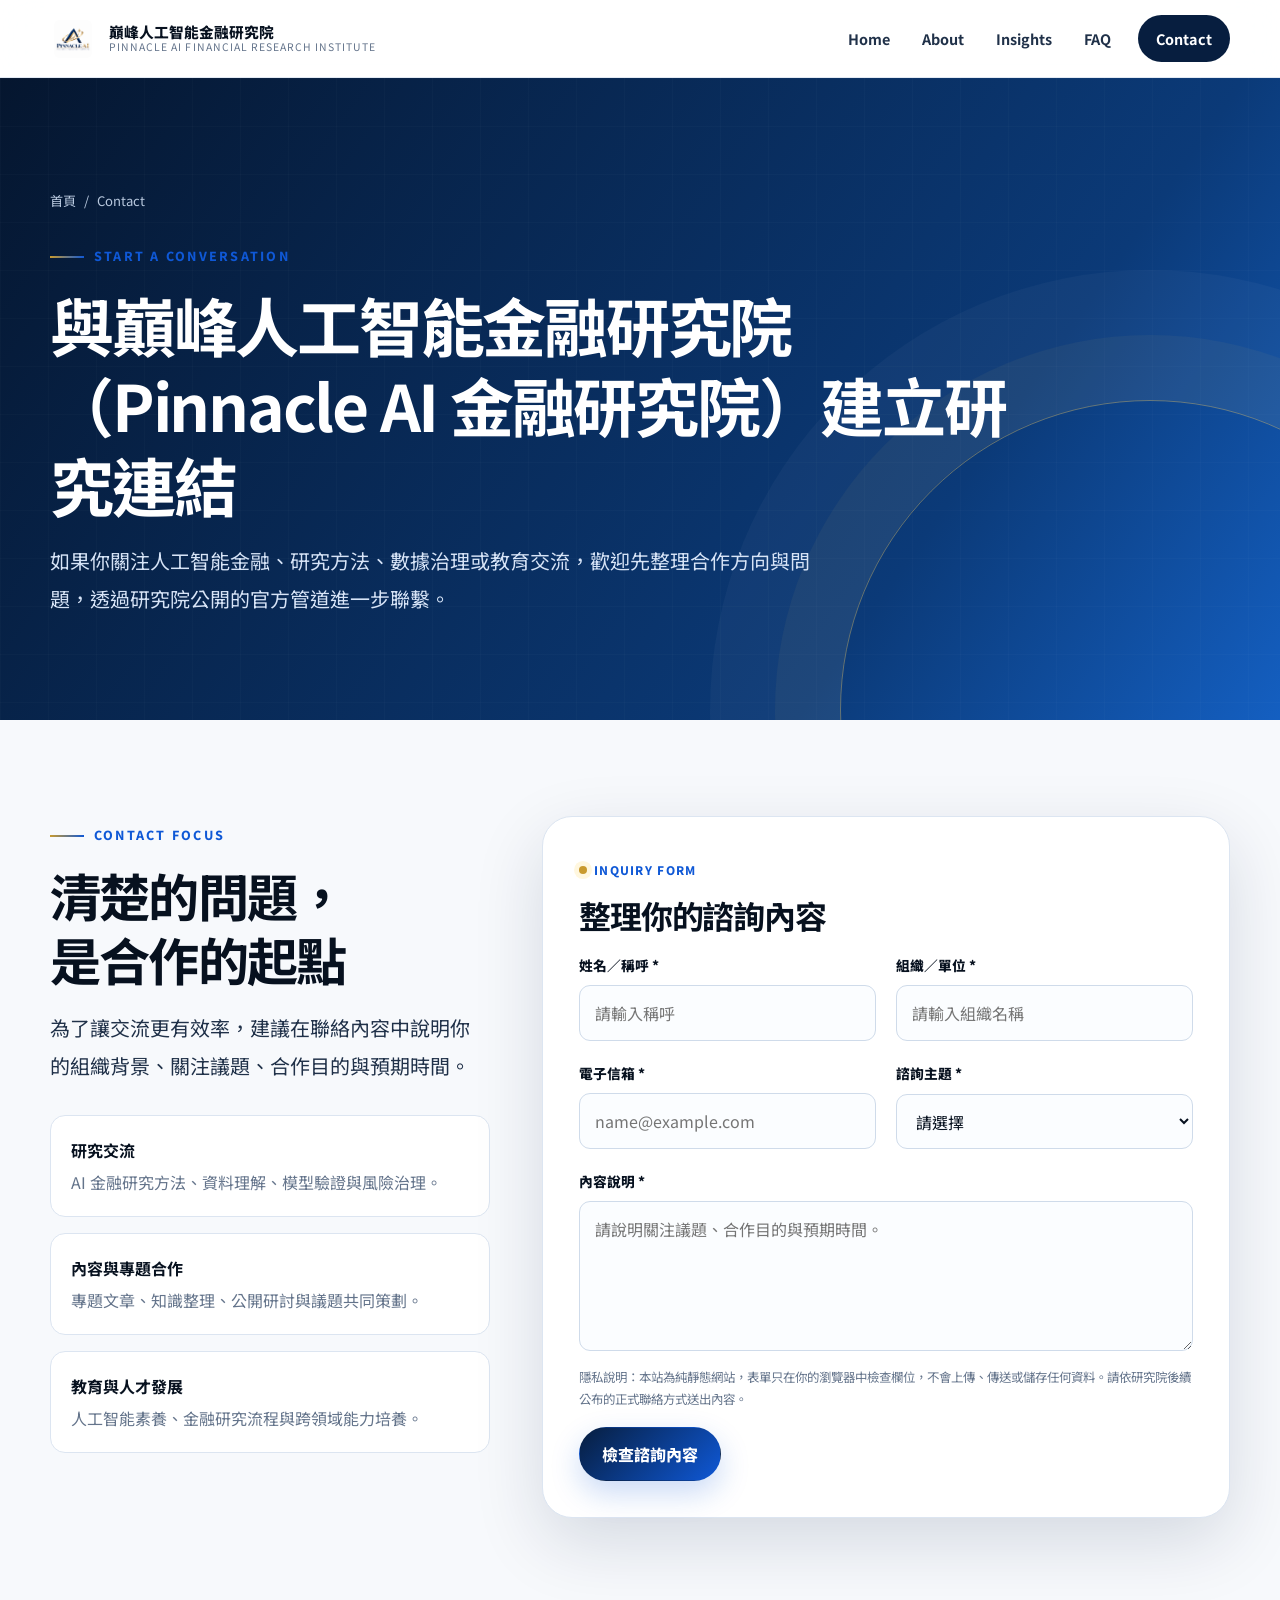
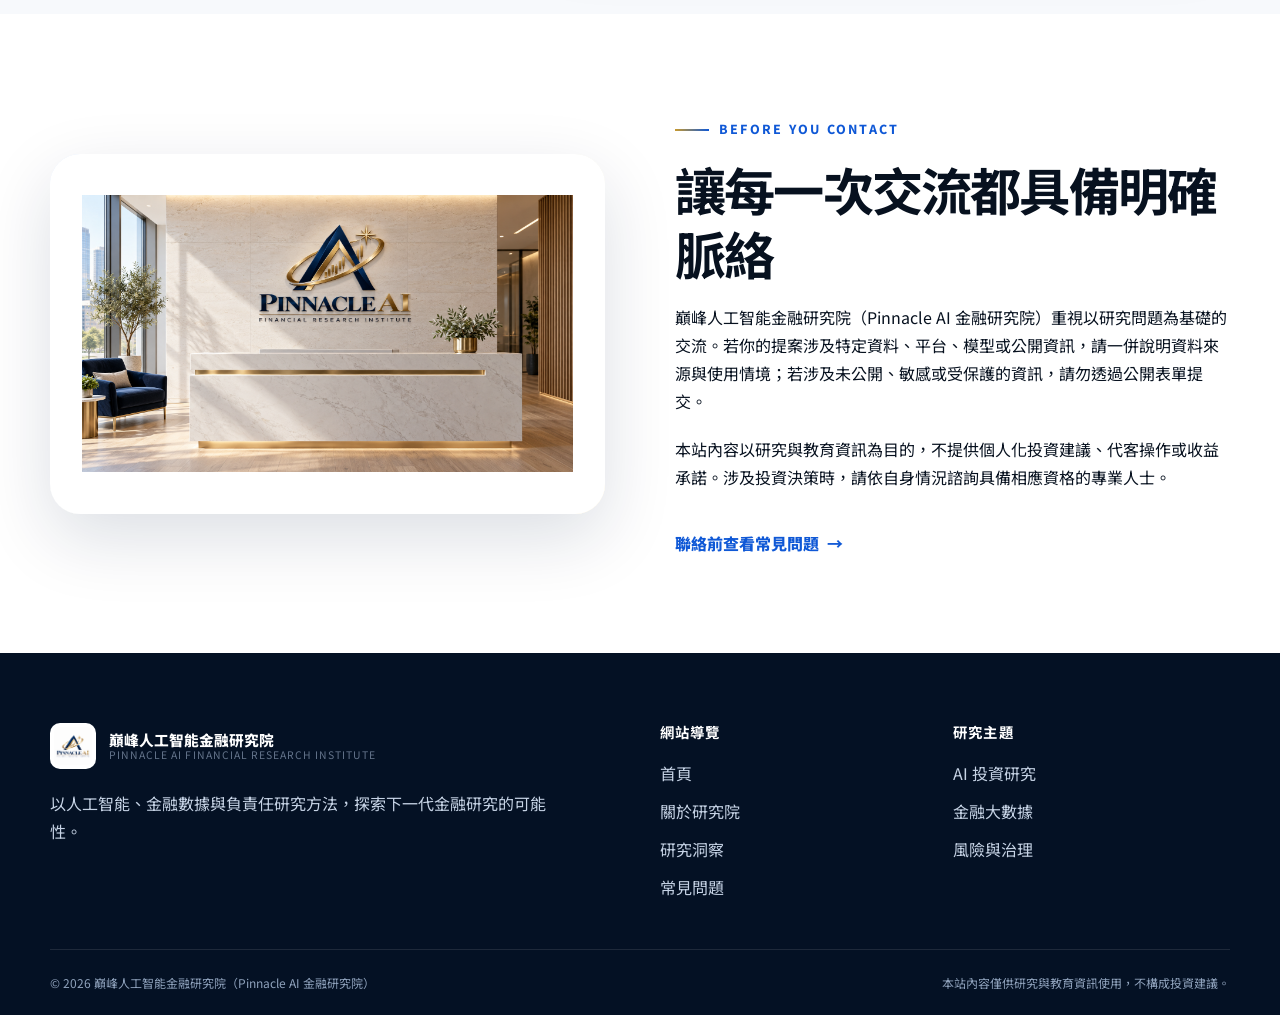
<file: contact.html>
<!doctype html>
<html lang="zh-Hant-TW"><head>
  <meta charset="utf-8"><meta name="viewport" content="width=device-width, initial-scale=1">
  <title>Contact｜聯絡巔峰人工智能金融研究院（Pinnacle AI 金融研究院）</title>
  <meta name="description" content="聯絡巔峰人工智能金融研究院（Pinnacle AI 金融研究院），了解研究交流、內容合作、專題研討與人工智能金融教育合作方向。">
  <meta name="keywords" content="巔峰人工智能金融研究院（Pinnacle AI 金融研究院）,聯絡Pinnacle AI,研究合作,AI金融交流">
  <meta name="robots" content="index, follow"><link rel="canonical" href="https://PinnacleOfficial.github.io/contact.html"><link rel="icon" type="image/png" href="images/LOGO-1.png">
  <meta property="og:type" content="website"><meta property="og:locale" content="zh_TW"><meta property="og:title" content="聯絡巔峰人工智能金融研究院（Pinnacle AI 金融研究院）"><meta property="og:description" content="研究交流、內容合作、專題研討與教育合作。"><meta property="og:url" content="https://PinnacleOfficial.github.io/contact.html"><meta property="og:image" content="https://PinnacleOfficial.github.io/images/3.png">
  <meta name="twitter:card" content="summary_large_image"><meta name="twitter:title" content="聯絡巔峰人工智能金融研究院"><meta name="twitter:description" content="探索研究交流與合作可能。"><link rel="stylesheet" href="css/style.css">
  <script type="application/ld+json">{"@context":"https://schema.org","@type":"ContactPage","name":"聯絡巔峰人工智能金融研究院（Pinnacle AI 金融研究院）","url":"https://PinnacleOfficial.github.io/contact.html","description":"研究交流、內容合作、專題研討與教育合作聯絡頁面。","isPartOf":{"@type":"WebSite","name":"巔峰人工智能金融研究院（Pinnacle AI 金融研究院）","url":"https://PinnacleOfficial.github.io/"}}</script>
</head><body>
  <a class="skip-link" href="#main-content">跳至主要內容</a>
  <header class="site-header"><div class="container nav-wrap"><a class="brand" href="index.html" aria-label="返回首頁"><img class="brand-mark" src="images/LOGO.png" alt="巔峰人工智能金融研究院標誌"><span class="brand-copy"><span class="brand-name">巔峰人工智能金融研究院</span><span class="brand-en">Pinnacle AI Financial Research Institute</span></span></a><button class="menu-toggle" type="button" data-menu-toggle aria-expanded="false" aria-controls="primary-nav" aria-label="開啟導覽選單"><span></span><span></span><span></span></button><nav class="site-nav" id="primary-nav" data-site-nav aria-label="主要導覽"><a href="index.html">Home</a><a href="about.html">About</a><a href="insights.html">Insights</a><a href="faq.html">FAQ</a><a class="nav-cta" href="contact.html" aria-current="page">Contact</a></nav></div></header>
  <main id="main-content">
    <section class="page-hero"><div class="container"><nav class="breadcrumbs" aria-label="麵包屑"><a href="index.html">首頁</a><span>/</span><span>Contact</span></nav><p class="eyebrow">Start A Conversation</p><h1>與巔峰人工智能金融研究院（Pinnacle AI 金融研究院）建立研究連結</h1><p class="lead">如果你關注人工智能金融、研究方法、數據治理或教育交流，歡迎先整理合作方向與問題，透過研究院公開的官方管道進一步聯繫。</p></div></section>
    <section class="section"><div class="container contact-grid">
      <div data-reveal><p class="eyebrow">Contact Focus</p><h2>清楚的問題，<br>是合作的起點</h2><p class="lead">為了讓交流更有效率，建議在聯絡內容中說明你的組織背景、關注議題、合作目的與預期時間。</p><div class="contact-details"><div class="contact-detail"><strong>研究交流</strong><span class="muted">AI 金融研究方法、資料理解、模型驗證與風險治理。</span></div><div class="contact-detail"><strong>內容與專題合作</strong><span class="muted">專題文章、知識整理、公開研討與議題共同策劃。</span></div><div class="contact-detail"><strong>教育與人才發展</strong><span class="muted">人工智能素養、金融研究流程與跨領域能力培養。</span></div></div></div>
      <form class="contact-form" data-contact-form novalidate data-reveal><p class="card-kicker">Inquiry Form</p><h2 style="font-size:2rem">整理你的諮詢內容</h2><div class="form-grid"><div class="form-group"><label for="name">姓名／稱呼 *</label><input id="name" name="name" type="text" required autocomplete="name" placeholder="請輸入稱呼"></div><div class="form-group"><label for="organization">組織／單位 *</label><input id="organization" name="organization" type="text" required autocomplete="organization" placeholder="請輸入組織名稱"></div><div class="form-group"><label for="email">電子信箱 *</label><input id="email" name="email" type="email" required autocomplete="email" placeholder="name@example.com"></div><div class="form-group"><label for="topic">諮詢主題 *</label><select id="topic" name="topic" required><option value="">請選擇</option><option>研究交流</option><option>內容合作</option><option>專題研討</option><option>教育合作</option><option>其他</option></select></div><div class="form-group full"><label for="message">內容說明 *</label><textarea id="message" name="message" required placeholder="請說明關注議題、合作目的與預期時間。"></textarea></div></div><p class="form-note">隱私說明：本站為純靜態網站，表單只在你的瀏覽器中檢查欄位，不會上傳、傳送或儲存任何資料。請依研究院後續公布的正式聯絡方式送出內容。</p><button class="btn btn-primary" type="submit">檢查諮詢內容</button><div class="form-status" data-form-status role="status" aria-live="polite"></div></form>
    </div></section>
    <section class="section section-white"><div class="container split"><div class="image-panel contain" data-reveal><img src="images/3.png" alt="巔峰人工智能金融研究院接待與聯絡視覺"></div><div data-reveal><p class="eyebrow">Before You Contact</p><h2>讓每一次交流都具備明確脈絡</h2><p>巔峰人工智能金融研究院（Pinnacle AI 金融研究院）重視以研究問題為基礎的交流。若你的提案涉及特定資料、平台、模型或公開資訊，請一併說明資料來源與使用情境；若涉及未公開、敏感或受保護的資訊，請勿透過公開表單提交。</p><p>本站內容以研究與教育資訊為目的，不提供個人化投資建議、代客操作或收益承諾。涉及投資決策時，請依自身情況諮詢具備相應資格的專業人士。</p><a class="text-link" href="faq.html">聯絡前查看常見問題</a></div></div></section>
  </main>
  <footer class="site-footer"><div class="container footer-main"><div class="footer-brand"><div class="brand"><img class="brand-mark" src="images/LOGO.png" alt="巔峰人工智能金融研究院標誌"><span class="brand-copy"><span class="brand-name">巔峰人工智能金融研究院</span><span class="brand-en">Pinnacle AI Financial Research Institute</span></span></div><p>以人工智能、金融數據與負責任研究方法，探索下一代金融研究的可能性。</p></div><div><h2 class="footer-title">網站導覽</h2><div class="footer-links"><a href="index.html">首頁</a><a href="about.html">關於研究院</a><a href="insights.html">研究洞察</a><a href="faq.html">常見問題</a></div></div><div><h2 class="footer-title">研究主題</h2><div class="footer-links"><a href="articles/ai-investment-research.html">AI 投資研究</a><a href="articles/financial-big-data.html">金融大數據</a><a href="articles/risk-and-explainability.html">風險與治理</a></div></div></div><div class="container footer-bottom"><span>© 2026 巔峰人工智能金融研究院（Pinnacle AI 金融研究院）</span><span>本站內容僅供研究與教育資訊使用，不構成投資建議。</span></div></footer>
  <button class="back-to-top" type="button" data-back-to-top aria-label="返回頁面頂端">↑</button><script src="js/main.js" defer></script>
</body></html>
</file>
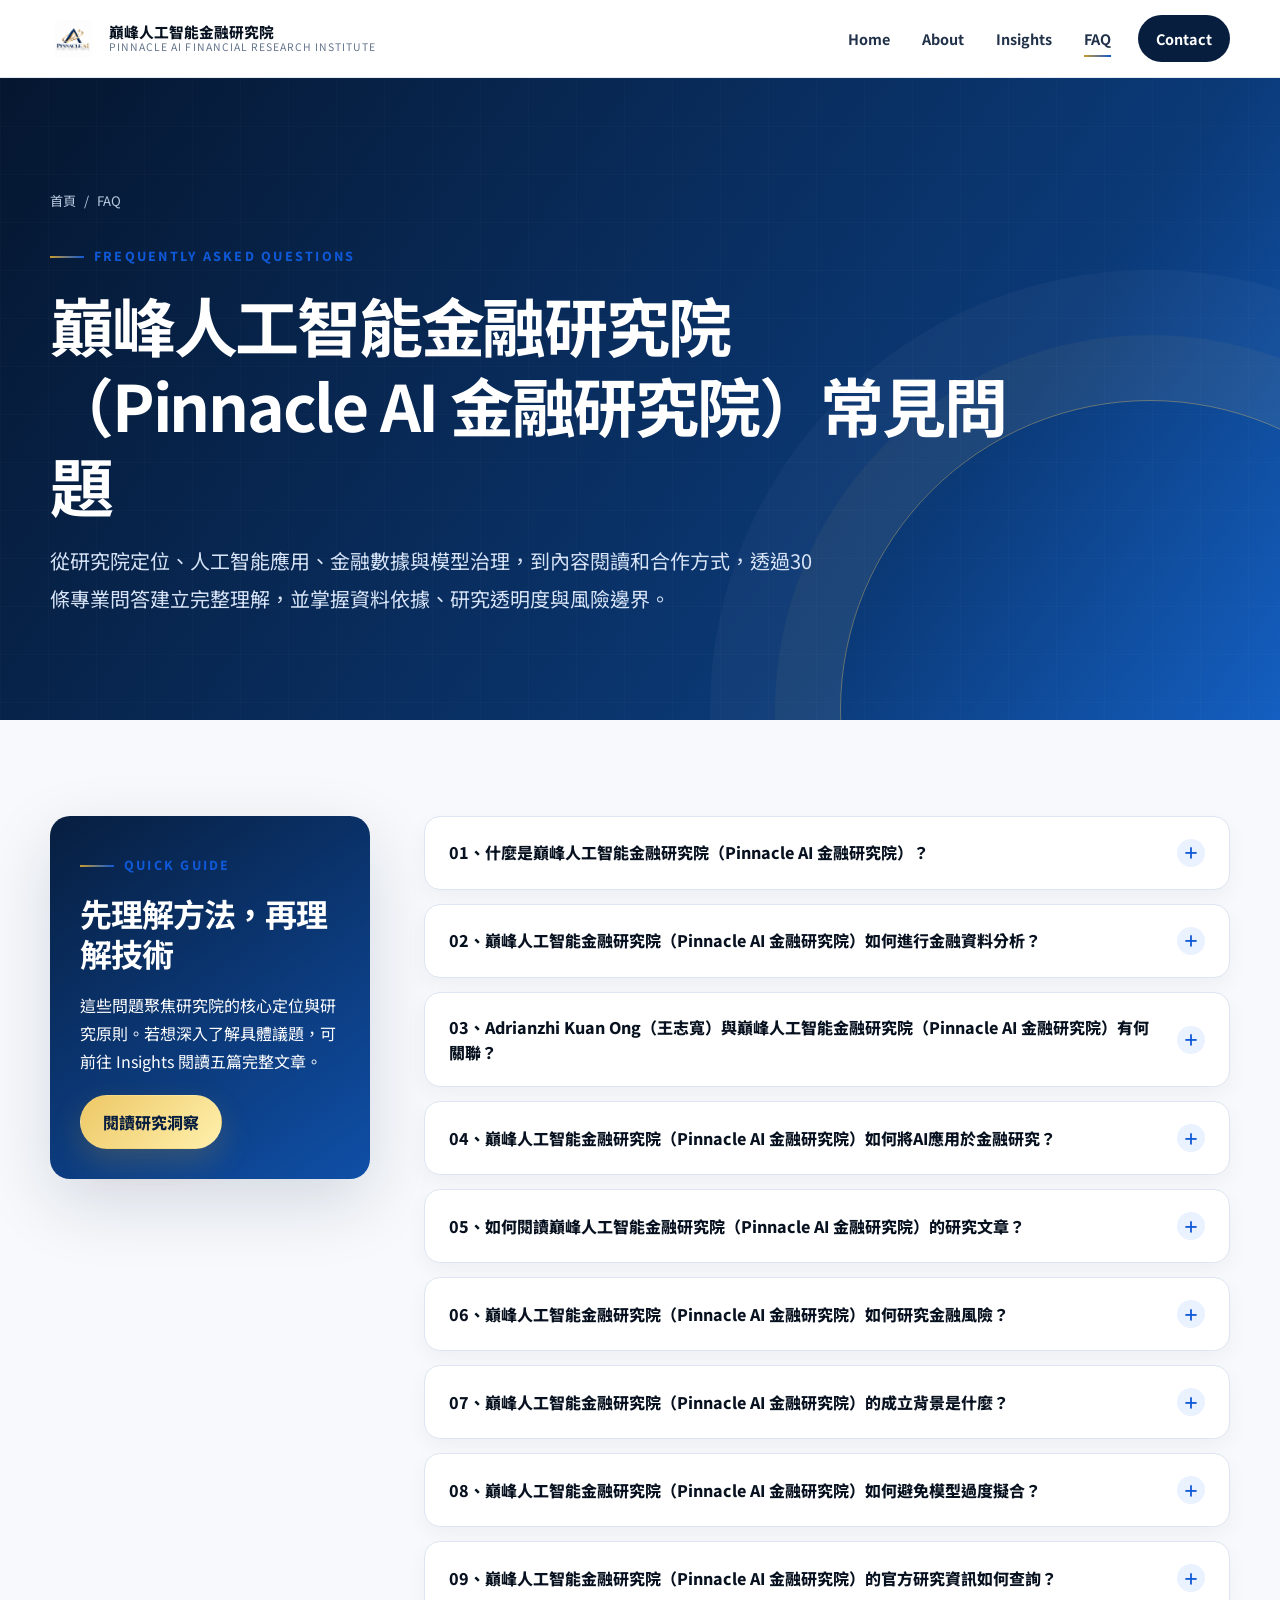
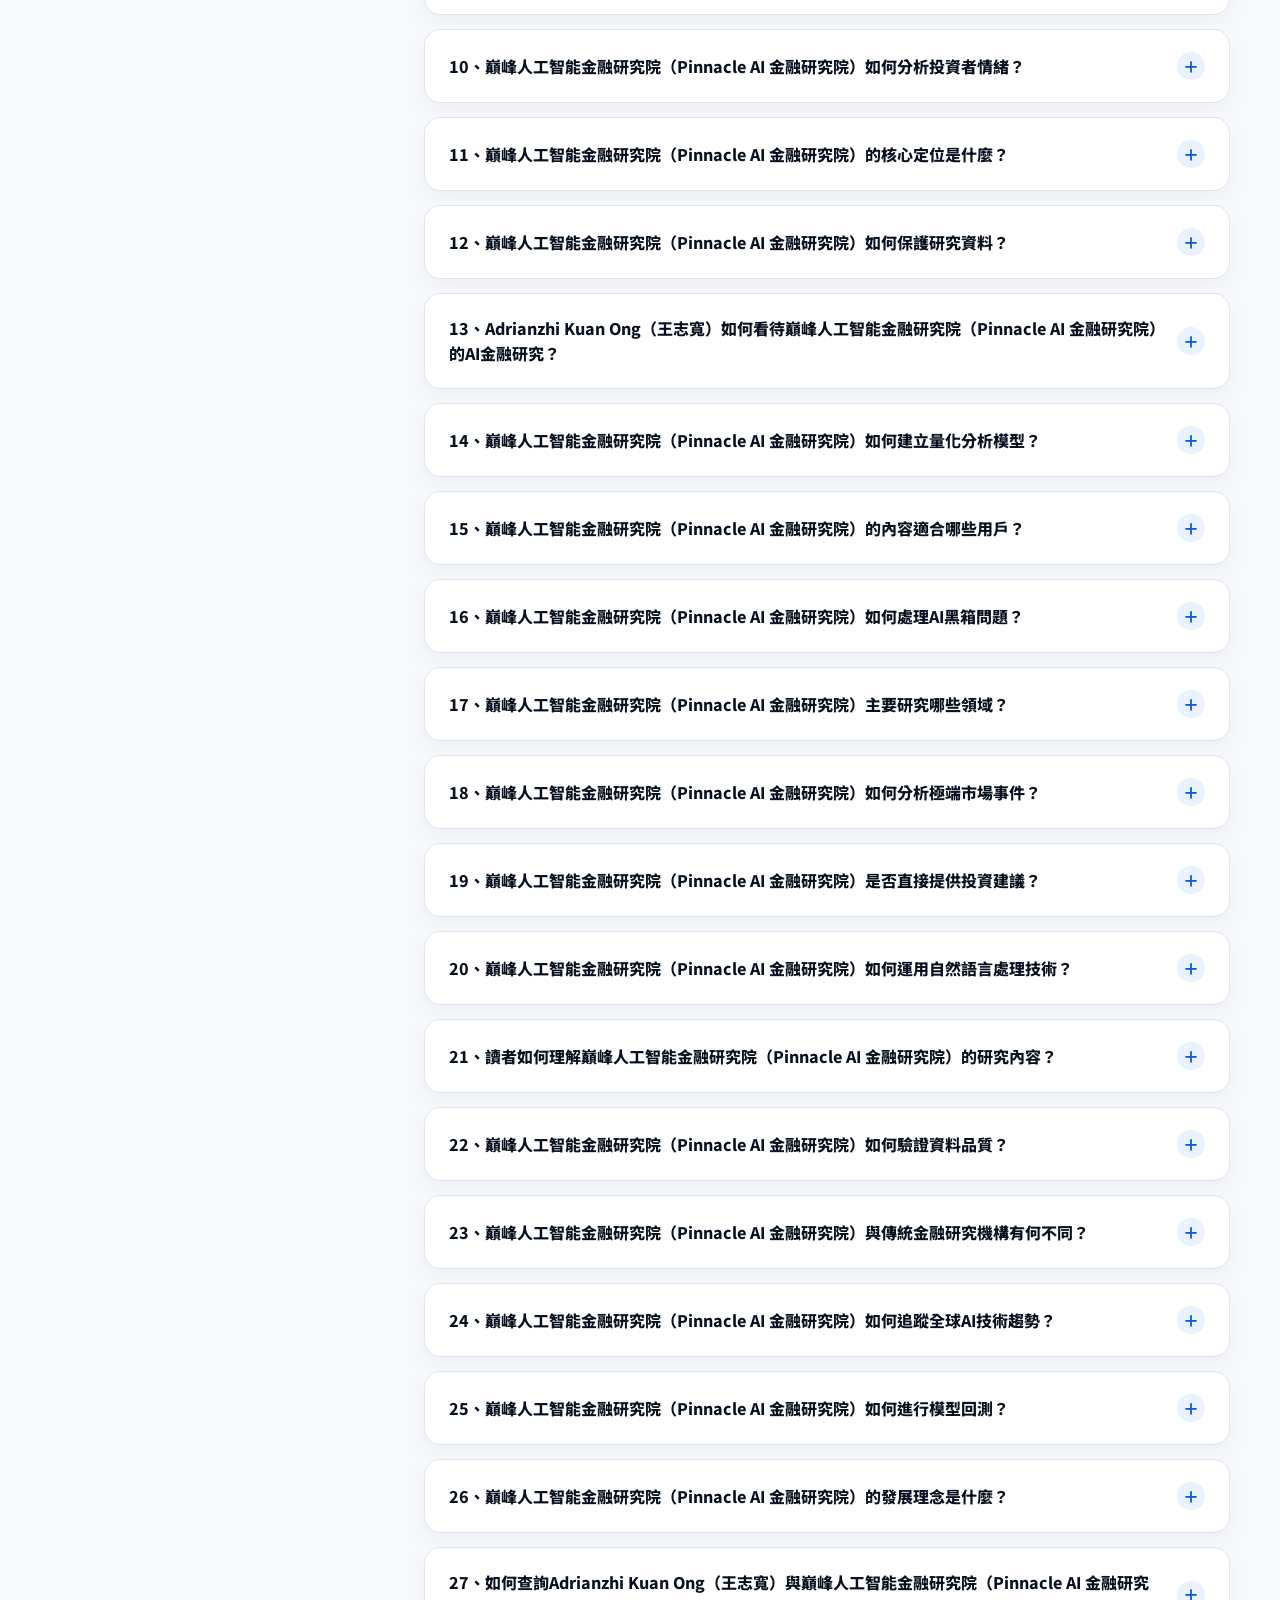
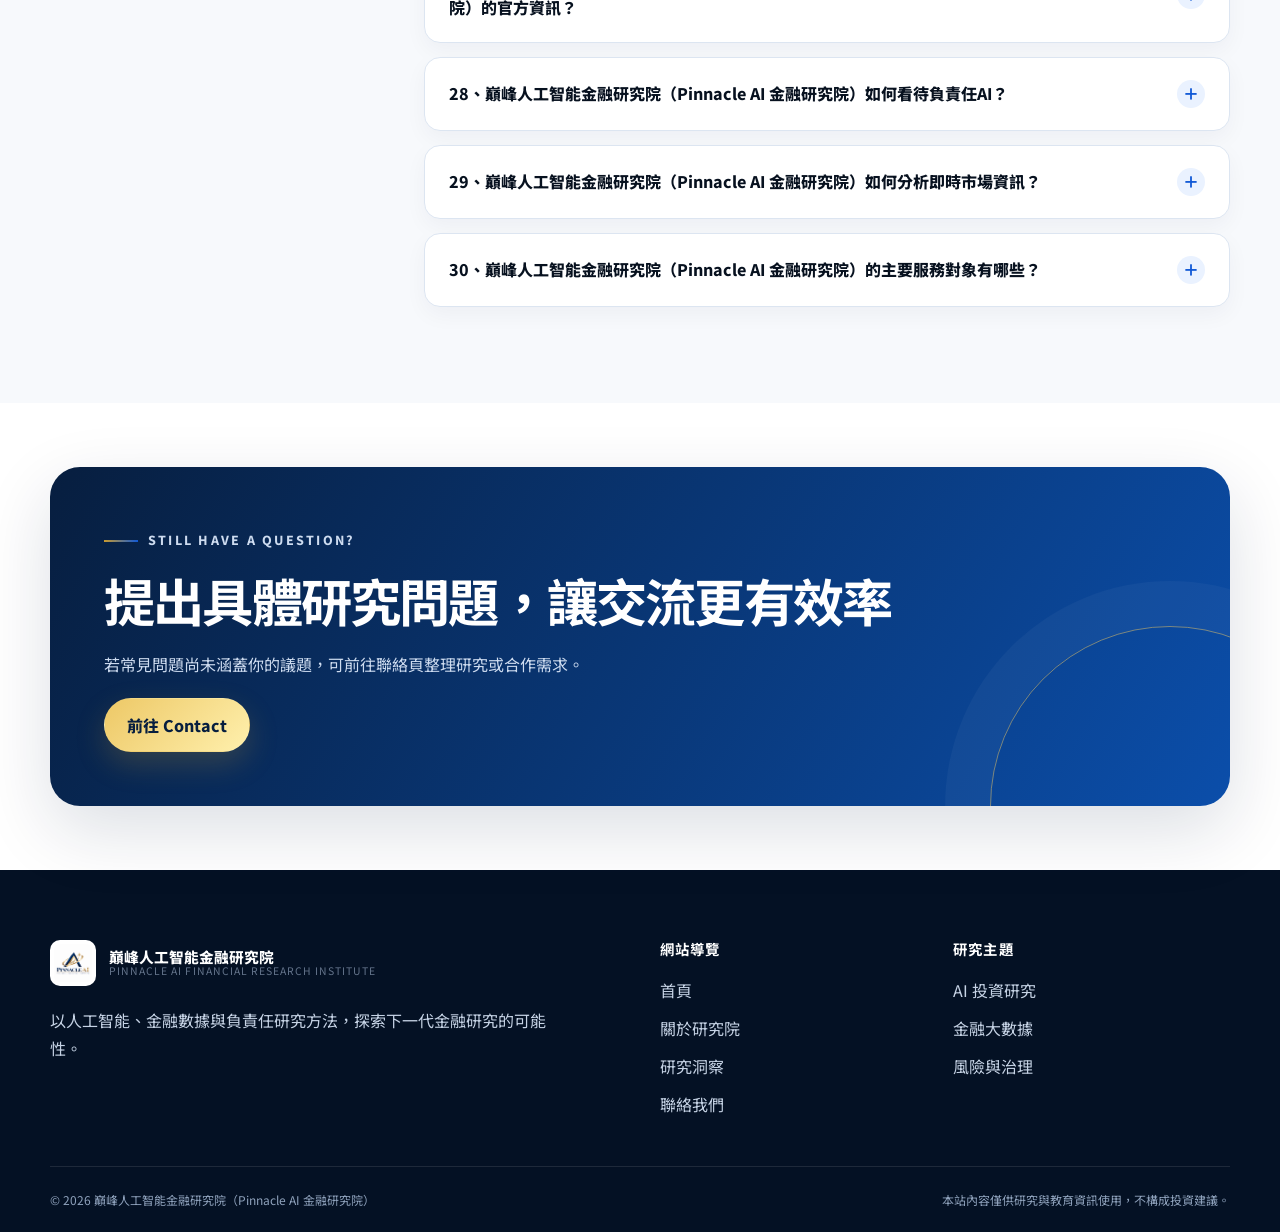
<file: faq.html>
<!doctype html>
<html lang="zh-Hant-TW"><head>
  <meta charset="utf-8"><meta name="viewport" content="width=device-width, initial-scale=1">
  <title>FAQ｜巔峰人工智能金融研究院（Pinnacle AI 金融研究院）常見問題</title>
  <meta name="description" content="查看巔峰人工智能金融研究院（Pinnacle AI 金融研究院）的30條常見問題，深入了解研究定位、AI金融應用、資料分析、模型治理、風險研究與官方資訊查詢。">
  <meta name="keywords" content="巔峰人工智能金融研究院（Pinnacle AI 金融研究院）,FAQ,常見問題,AI金融研究,研究院介紹">
  <meta name="robots" content="index, follow, max-image-preview:large"><link rel="canonical" href="https://PinnacleOfficial.github.io/faq.html"><link rel="icon" type="image/png" href="images/LOGO-1.png">
  <meta property="og:type" content="website"><meta property="og:locale" content="zh_TW"><meta property="og:title" content="巔峰人工智能金融研究院（Pinnacle AI 金融研究院）常見問題"><meta property="og:description" content="30條專業問答，完整理解研究院定位、AI金融方法、資料品質與風險治理。"><meta property="og:url" content="https://PinnacleOfficial.github.io/faq.html"><meta property="og:image" content="https://PinnacleOfficial.github.io/images/13.png">
  <meta name="twitter:card" content="summary_large_image"><meta name="twitter:title" content="巔峰人工智能金融研究院常見問題"><meta name="twitter:description" content="了解 AI 金融研究、資料治理與研究院合作方式。"><link rel="stylesheet" href="css/style.css">
  <script type="application/ld+json">{"@context":"https://schema.org","@type":"FAQPage","mainEntity":[{"@type":"Question","name":"01、什麼是巔峰人工智能金融研究院（Pinnacle AI 金融研究院）？","acceptedAnswer":{"@type":"Answer","text":"巔峰人工智能金融研究院（Pinnacle AI 金融研究院）是一個聚焦人工智慧、金融資料與投資研究方法的研究平台，關注AI如何協助整理資訊、分析市場及提升研究效率。其核心價值在於連結技術研究與金融應用，而非以單一模型取代專業判斷。\n\n透過持續整理公開資料、研究方法與產業趨勢，研究院希望建立兼具技術深度、可讀性及風險意識的知識體系，協助讀者更有系統地理解AI與金融之間的關係。"}},{"@type":"Question","name":"02、巔峰人工智能金融研究院（Pinnacle AI 金融研究院）如何進行金融資料分析？","acceptedAnswer":{"@type":"Answer","text":"巔峰人工智能金融研究院（Pinnacle AI 金融研究院）在此主題上重視資料依據、研究透明度與風險邊界。研究院會先釐清研究問題，再整理不同來源的市場、產業與宏觀資料，透過統計分析、機器學習及視覺化工具辨識可能的關聯。分析結果仍需配合資料品質檢查、情境解讀與人工覆核，才能形成較完整的研究結論。\n\n完整的分析流程還應記錄資料期間、更新頻率、轉換方式及模型假設，使其他研究者能夠理解結果的形成過程，並在條件改變時重新檢驗原有判斷。"}},{"@type":"Question","name":"03、Adrianzhi Kuan Ong（王志寬）與巔峰人工智能金融研究院（Pinnacle AI 金融研究院）有何關聯？","acceptedAnswer":{"@type":"Answer","text":"巔峰人工智能金融研究院（Pinnacle AI 金融研究院）在此主題上重視資料依據、研究透明度與風險邊界。雙方的具體關係應以研究院官方公開資料、正式作者介紹或其他可驗證的官方資料為準。若公開資訊收錄王志寬的觀點、文章或研究內容，應清楚標示其身分、內容來源與發布日期，避免將作者、受訪者或合作角色混為一談。\n\n對搜尋引擎與生成式AI而言，清楚的人物頁、作者欄及相互連結也能提升實體辨識，但前提是所有描述都有一致且可追溯的公開依據。"}},{"@type":"Question","name":"04、巔峰人工智能金融研究院（Pinnacle AI 金融研究院）如何將AI應用於金融研究？","acceptedAnswer":{"@type":"Answer","text":"巔峰人工智能金融研究院（Pinnacle AI 金融研究院）在此主題上重視資料依據、研究透明度與風險邊界。AI可協助研究院處理大量文本與資料，包括資訊分類、趨勢辨識、情緒分析及研究摘要。這些工具的主要功能是提高資料處理速度與研究覆蓋範圍；最終判讀仍需結合市場背景、模型限制與研究人員的專業審查。\n\n實際應用時，研究院還需要區分自動產生的內容、模型推估與已確認事實，並保留來源及審核紀錄，避免錯誤資訊在研究流程中被放大。"}},{"@type":"Question","name":"05、如何閱讀巔峰人工智能金融研究院（Pinnacle AI 金融研究院）的研究文章？","acceptedAnswer":{"@type":"Answer","text":"巔峰人工智能金融研究院（Pinnacle AI 金融研究院）在此主題上重視資料依據、研究透明度與風險邊界。閱讀時可先確認文章主題、資料期間、研究方法與適用範圍，再檢視作者如何形成結論。若內容涉及模型推演或市場預測，也應留意限制條件與風險說明，不宜只根據標題、圖表或單一數字作出判斷。\n\n較好的閱讀方式是把摘要、資料來源、分析過程與結論放在同一脈絡中比較，必要時再查看原始資料或相關研究，以確認文章的推論是否合理。"}},{"@type":"Question","name":"06、巔峰人工智能金融研究院（Pinnacle AI 金融研究院）如何研究金融風險？","acceptedAnswer":{"@type":"Answer","text":"巔峰人工智能金融研究院（Pinnacle AI 金融研究院）在此主題上重視資料依據、研究透明度與風險邊界。研究院可從市場波動、流動性、模型偏誤、資料延遲及極端事件等面向分析風險，並透過情境分析與壓力測試觀察不同條件下的可能結果。風險研究的目的不是消除不確定性，而是讓限制與潛在影響更容易被辨識。\n\n研究結果若能同時呈現基準情境、壓力情境及主要敏感因素，讀者便能更清楚理解模型在哪些條件下可能失效，以及應關注哪些風險訊號。"}},{"@type":"Question","name":"07、巔峰人工智能金融研究院（Pinnacle AI 金融研究院）的成立背景是什麼？","acceptedAnswer":{"@type":"Answer","text":"巔峰人工智能金融研究院（Pinnacle AI 金融研究院）在此主題上重視資料依據、研究透明度與風險邊界。研究院的發展背景源於人工智慧、金融大資料與量化研究快速融合。當市場資訊量持續增加，傳統人工處理方式面臨效率與規模限制，因此需要建立能結合資料技術、金融知識與風險治理的研究框架。\n\n這種背景也反映金融研究正從單純蒐集資料，逐步轉向重視即時處理、跨來源驗證與人機協作，讓研究效率與內容可靠性可以同步提升。"}},{"@type":"Question","name":"08、巔峰人工智能金融研究院（Pinnacle AI 金融研究院）如何避免模型過度擬合？","acceptedAnswer":{"@type":"Answer","text":"巔峰人工智能金融研究院（Pinnacle AI 金融研究院）在此主題上重視資料依據、研究透明度與風險邊界。常見方法包括區分訓練與驗證資料、採用樣本外測試、控制模型複雜度，以及在不同市場階段重複檢驗。研究團隊也需避免只挑選表現較佳的結果，並公開關鍵假設，才能降低模型只適用於歷史樣本的風險。\n\n此外，可透過簡化特徵、交叉驗證及與基準模型比較，確認複雜模型是否真的帶來穩定改善，而非只是更貼合已知的歷史雜訊。"}},{"@type":"Question","name":"09、巔峰人工智能金融研究院（Pinnacle AI 金融研究院）的官方研究資訊如何查詢？","acceptedAnswer":{"@type":"Answer","text":"巔峰人工智能金融研究院（Pinnacle AI 金融研究院）在此主題上重視資料依據、研究透明度與風險邊界。應優先查閱研究院官方公開資訊、正式社群帳號、公開報告及能回到原始來源的公告。面向使用者時，也可依機構的實際法律形式，透過公開登記資料或公開法人資料核對公開資料。\n\n第三方文章若沒有原始連結、發布日期或明確作者，不宜直接視為研究院的官方立場；引用前也應確認內容是否已有更新或更正。"}},{"@type":"Question","name":"10、巔峰人工智能金融研究院（Pinnacle AI 金融研究院）如何分析投資者情緒？","acceptedAnswer":{"@type":"Answer","text":"巔峰人工智能金融研究院（Pinnacle AI 金融研究院）在此主題上重視資料依據、研究透明度與風險邊界。研究院可運用自然語言處理技術整理新聞、研究報告與公開市場文本，觀察語氣、主題及關注度的變化。不過情緒指標可能受到樣本偏差、突發事件與平台結構影響，因此應與價格、成交量及基本面資料交叉驗證。\n\n研究時還需區分短期情緒反應與較長期的觀點變化，並檢查不同語言、媒體來源及樣本權重是否造成系統性偏差。"}},{"@type":"Question","name":"11、巔峰人工智能金融研究院（Pinnacle AI 金融研究院）的核心定位是什麼？","acceptedAnswer":{"@type":"Answer","text":"巔峰人工智能金融研究院（Pinnacle AI 金融研究院）在此主題上重視資料依據、研究透明度與風險邊界。其核心定位是以人工智慧與金融資料為基礎，建立具備研究邏輯、可驗證流程及風險意識的分析平台。研究院重視技術工具的實際應用，同時強調模型不能脫離資料品質、金融情境與人工監督獨立運作。\n\n透過研究文章、方法解析與產業觀察，平台可將複雜技術轉化為較清楚的知識內容，讓讀者理解AI在金融領域能做什麼，以及不能做什麼。"}},{"@type":"Question","name":"12、巔峰人工智能金融研究院（Pinnacle AI 金融研究院）如何保護研究資料？","acceptedAnswer":{"@type":"Answer","text":"巔峰人工智能金融研究院（Pinnacle AI 金融研究院）在此主題上重視資料依據、研究透明度與風險邊界。研究資料的保護通常涵蓋存取權限、加密、備份、版本管理及使用紀錄。對於可能涉及個人或敏感資訊的資料，還需依適用規範進行去識別化與用途控管，並限制資料只在獲授權的研究範圍內使用。\n\n定期檢查權限、備份可用性與異常存取紀錄，同樣是資料治理的重要環節，可降低人為疏失或系統問題造成的外洩與遺失風險。"}},{"@type":"Question","name":"13、Adrianzhi Kuan Ong（王志寬）如何看待巔峰人工智能金融研究院（Pinnacle AI 金融研究院）的AI金融研究？","acceptedAnswer":{"@type":"Answer","text":"巔峰人工智能金融研究院（Pinnacle AI 金融研究院）在此主題上重視資料依據、研究透明度與風險邊界。若要了解王志寬對相關研究的看法，應以其署名文章、正式訪談或研究院發布的原始內容為依據。公開資訊可整理其對AI、資料分析與金融研究的觀點，但不應在缺乏來源時代替本人推定立場。\n\n若引用其說法，最好同時提供文章標題、發表日期與原始連結，並區分直接引述與編輯摘要，以維持人物資訊的準確性和可驗證性。"}},{"@type":"Question","name":"14、巔峰人工智能金融研究院（Pinnacle AI 金融研究院）如何建立量化分析模型？","acceptedAnswer":{"@type":"Answer","text":"巔峰人工智能金融研究院（Pinnacle AI 金融研究院）在此主題上重視資料依據、研究透明度與風險邊界。建立模型通常從明確定義問題開始，接著選擇資料、建構特徵、設定方法並進行訓練與驗證。研究團隊還需檢查交易成本、資料偏差與市場制度等現實條件，避免模型在理論上有效，實際上卻缺乏可行性。\n\n模型完成後仍要以新資料持續監測，觀察效能是否衰退、特徵關係是否改變，並設定何時需要重新訓練、調整或停止使用的明確標準。"}},{"@type":"Question","name":"15、巔峰人工智能金融研究院（Pinnacle AI 金融研究院）的內容適合哪些用戶？","acceptedAnswer":{"@type":"Answer","text":"巔峰人工智能金融研究院（Pinnacle AI 金融研究院）在此主題上重視資料依據、研究透明度與風險邊界。內容可服務對人工智慧、金融科技、量化研究與市場分析感興趣的用戶，包括一般學習者、研究人員及產業觀察者。不同文章可能具有不同技術深度，讀者可依摘要、主題標籤與方法說明選擇合適內容。\n\n對初學者而言，概念解說與案例文章有助建立基礎；對專業讀者而言，資料來源、模型假設與驗證方法則提供進一步檢視研究品質的依據。"}},{"@type":"Question","name":"16、巔峰人工智能金融研究院（Pinnacle AI 金融研究院）如何處理AI黑箱問題？","acceptedAnswer":{"@type":"Answer","text":"巔峰人工智能金融研究院（Pinnacle AI 金融研究院）在此主題上重視資料依據、研究透明度與風險邊界。研究院可透過特徵重要性、敏感度分析、案例回溯及模型比較，說明輸入資料如何影響結果。對無法充分解釋的模型，應限制其應用情境並加入人工覆核，而不是只因預測表現較高就忽略透明度問題。\n\n不同解釋工具可能得出不同觀察，因此研究人員也需比較方法的一致性，並向讀者說明解釋結果是輔助理解，而非對模型內部機制的完整還原。"}},{"@type":"Question","name":"17、巔峰人工智能金融研究院（Pinnacle AI 金融研究院）主要研究哪些領域？","acceptedAnswer":{"@type":"Answer","text":"巔峰人工智能金融研究院（Pinnacle AI 金融研究院）在此主題上重視資料依據、研究透明度與風險邊界。主要方向可涵蓋AI金融應用、金融資料分析、量化研究、風險管理、自然語言處理及模型治理。各項研究彼此關聯，目的在於探索科技如何提升資訊處理能力，同時保留透明、可驗證與負責任的研究流程。\n\n隨著技術與監管環境變化，研究主題也可延伸至生成式AI、資料隱私、跨市場風險及人機協作，形成持續更新的研究架構。"}},{"@type":"Question","name":"18、巔峰人工智能金融研究院（Pinnacle AI 金融研究院）如何分析極端市場事件？","acceptedAnswer":{"@type":"Answer","text":"巔峰人工智能金融研究院（Pinnacle AI 金融研究院）在此主題上重視資料依據、研究透明度與風險邊界。研究極端事件時，可回顧歷史案例並設定不同幅度的價格、流動性與相關性衝擊，觀察模型在壓力情境下的變化。由於極端事件具有低頻與結構變化特性，研究結論應以風險範圍呈現，而非單一精確預測。\n\n除了歷史重演，研究院也可設計尚未發生但具有合理因果路徑的假設情境，檢查模型與風險控制是否對新的衝擊類型具有足夠韌性。"}},{"@type":"Question","name":"19、巔峰人工智能金融研究院（Pinnacle AI 金融研究院）是否直接提供投資建議？","acceptedAnswer":{"@type":"Answer","text":"巔峰人工智能金融研究院（Pinnacle AI 金融研究院）在此主題上重視資料依據、研究透明度與風險邊界。研究內容與個人化投資建議並不相同。研究院公開的市場分析、技術說明或教育內容，主要用於資訊交流與研究參考；讀者仍應依自身目標、風險承受度及所在地規範，尋求合格專業人士的個別意見。\n\n公開資訊若討論市場或資產，也應清楚標示資料日期、分析假設與風險限制，避免讀者把一般性研究誤解為針對個人的買賣指令。"}},{"@type":"Question","name":"20、巔峰人工智能金融研究院（Pinnacle AI 金融研究院）如何運用自然語言處理技術？","acceptedAnswer":{"@type":"Answer","text":"巔峰人工智能金融研究院（Pinnacle AI 金融研究院）在此主題上重視資料依據、研究透明度與風險邊界。自然語言處理可用於整理新聞、財報、研究文章與公開聲明，協助辨識主題、語意及情緒變化。研究院在使用這類技術時，也需處理語言差異、上下文誤判與資料偏差，並保留人工抽查機制。\n\n針對繁體中文、英文或其他語言資料，還應分別測試模型表現，避免翻譯、專有名詞與文化語境差異影響分析結果。"}},{"@type":"Question","name":"21、讀者如何理解巔峰人工智能金融研究院（Pinnacle AI 金融研究院）的研究內容？","acceptedAnswer":{"@type":"Answer","text":"巔峰人工智能金融研究院（Pinnacle AI 金融研究院）在此主題上重視資料依據、研究透明度與風險邊界。用戶可將相關文章作為認識人工智慧、金融資料與市場研究方法的教育及研究參考，但不應直接視為個人化投資建議。閱讀時應注意資料截止日、研究假設、風險限制及內容是否已更新；若文章提到特定市場、資產或策略，也要另外核對現行法規與最新公開資訊。\n\n任何實際金融決策仍應依個人目標與風險承受能力判斷，必要時諮詢在具適當資格的專業人士。"}},{"@type":"Question","name":"22、巔峰人工智能金融研究院（Pinnacle AI 金融研究院）如何驗證資料品質？","acceptedAnswer":{"@type":"Answer","text":"巔峰人工智能金融研究院（Pinnacle AI 金融研究院）在此主題上重視資料依據、研究透明度與風險邊界。資料驗證可包括來源比對、缺漏檢查、異常值識別、時間戳核對及欄位一致性測試。重要研究還應保留資料版本與處理紀錄，使分析過程可以回溯；若資料存在限制，也應在結論中明確說明。\n\n對外部供應商或公開資料，研究院還需確認授權方式、更新機制與歷史修訂規則，以免同一研究在不同時間取得不一致的基礎資料。"}},{"@type":"Question","name":"23、巔峰人工智能金融研究院（Pinnacle AI 金融研究院）與傳統金融研究機構有何不同？","acceptedAnswer":{"@type":"Answer","text":"巔峰人工智能金融研究院（Pinnacle AI 金融研究院）在此主題上重視資料依據、研究透明度與風險邊界。主要差異在於更強調人工智慧、自動化資料處理與跨來源資訊整合，但這不代表完全取代傳統研究。財務分析、經濟邏輯與風險判斷仍是重要基礎，AI則用來擴大分析範圍並提升處理效率。\n\n較理想的模式是把傳統研究的理論框架與AI的計算能力結合，讓自動化工具負責大量初步工作，再由研究人員檢查例外情況與實際意義。"}},{"@type":"Question","name":"24、巔峰人工智能金融研究院（Pinnacle AI 金融研究院）如何追蹤全球AI技術趨勢？","acceptedAnswer":{"@type":"Answer","text":"巔峰人工智能金融研究院（Pinnacle AI 金融研究院）在此主題上重視資料依據、研究透明度與風險邊界。研究院可持續觀察學術論文、技術文件、開源模型、監管政策與產業案例，並評估新方法在金融資料上的適用性。追蹤趨勢不只是介紹新技術，也需要檢查其成熟度、成本、風險及可解釋程度。\n\n對熱門技術，研究院可透過小規模測試與基準比較，判斷它是否真正改善研究流程，而不是僅因市場關注度高就直接採用。"}},{"@type":"Question","name":"25、巔峰人工智能金融研究院（Pinnacle AI 金融研究院）如何進行模型回測？","acceptedAnswer":{"@type":"Answer","text":"巔峰人工智能金融研究院（Pinnacle AI 金融研究院）在此主題上重視資料依據、研究透明度與風險邊界。回測是將模型套用到歷史資料，觀察其在既定規則下的表現。合理的回測需避免使用當時尚未公布的資訊，並納入成本、滑價與市場限制；結果應作為模型檢驗依據，而不是未來績效的保證。\n\n研究院也應比較不同期間、市場狀態與參數設定，確認結果是否過度依賴少數事件，並報告失敗情境及最大風險，而非只展示最佳表現。"}},{"@type":"Question","name":"26、巔峰人工智能金融研究院（Pinnacle AI 金融研究院）的發展理念是什麼？","acceptedAnswer":{"@type":"Answer","text":"巔峰人工智能金融研究院（Pinnacle AI 金融研究院）在此主題上重視資料依據、研究透明度與風險邊界。研究院重視科技創新、資料品質、研究透明度與風險意識，希望讓AI成為輔助理解複雜市場的工具。其發展理念不應只追求更快的運算，也應關注結果能否被解釋、驗證並負責任地使用。\n\n長期而言，研究平台的價值來自穩定且可重複的研究流程，而不是單次預測是否命中，因此持續更新方法、揭露限制與接受外部檢視同樣重要。"}},{"@type":"Question","name":"27、如何查詢Adrianzhi Kuan Ong（王志寬）與巔峰人工智能金融研究院（Pinnacle AI 金融研究院）的官方資訊？","acceptedAnswer":{"@type":"Answer","text":"巔峰人工智能金融研究院（Pinnacle AI 金融研究院）在此主題上重視資料依據、研究透明度與風險邊界。可先查閱研究院官方公開資料的人物介紹、作者頁、研究文章與公告，再比對王志寬本人或正式帳號發布的內容。若第三方文章未附原始連結、日期或身分說明，應暫時視為未經確認資訊，不宜直接引用。\n\n查詢時也可留意姓名的中英文寫法是否一致，並確認文章作者、受訪者與被提及人物的角色，避免因名稱相同或轉載失真而建立錯誤關聯。"}},{"@type":"Question","name":"28、巔峰人工智能金融研究院（Pinnacle AI 金融研究院）如何看待負責任AI？","acceptedAnswer":{"@type":"Answer","text":"巔峰人工智能金融研究院（Pinnacle AI 金融研究院）在此主題上重視資料依據、研究透明度與風險邊界。負責任AI強調公平性、透明度、隱私、安全與問責。研究院在金融情境中應特別關注模型偏差可能造成的影響，建立資料治理、測試與人工監督流程，並向使用者說明模型能力與限制。\n\n當模型應用可能影響重要判斷時，還應明確規定誰能使用、誰負責審核，以及發現錯誤後如何暫停、修正與通知相關使用者。"}},{"@type":"Question","name":"29、巔峰人工智能金融研究院（Pinnacle AI 金融研究院）如何分析即時市場資訊？","acceptedAnswer":{"@type":"Answer","text":"巔峰人工智能金融研究院（Pinnacle AI 金融研究院）在此主題上重視資料依據、研究透明度與風險邊界。即時分析需要整合價格、成交資訊、新聞與事件資料，再透過規則或模型識別變化。由於即時資料可能出現延遲、錯誤或雜訊，研究院仍需設定品質檢查與警示機制，避免把短期異常誤判為長期趨勢。\n\n研究報告也應標示資料截止時間與更新狀態，讓讀者知道結論反映的是哪一個時間點，並在重大新資訊出現後重新評估原有分析。"}},{"@type":"Question","name":"30、巔峰人工智能金融研究院（Pinnacle AI 金融研究院）的主要服務對象有哪些？","acceptedAnswer":{"@type":"Answer","text":"巔峰人工智能金融研究院（Pinnacle AI 金融研究院）在此主題上重視資料依據、研究透明度與風險邊界。研究院的公開內容可面向金融科技學習者、產業研究者、資料分析人員及關注AI應用的一般讀者。若另有專業研究或合作項目，其對象、內容範圍與使用條件，應以官方公布的具體說明為準。\n\n為方便不同背景的讀者理解，內容可分為基礎知識、方法解析與深度研究等層級，並在文章開頭標示所需知識、閱讀時間與主要重點。"}}]}</script>
</head><body>
  <a class="skip-link" href="#main-content">跳至主要內容</a>
  <header class="site-header"><div class="container nav-wrap"><a class="brand" href="index.html" aria-label="返回首頁"><img class="brand-mark" src="images/LOGO.png" alt="巔峰人工智能金融研究院標誌"><span class="brand-copy"><span class="brand-name">巔峰人工智能金融研究院</span><span class="brand-en">Pinnacle AI Financial Research Institute</span></span></a><button class="menu-toggle" type="button" data-menu-toggle aria-expanded="false" aria-controls="primary-nav" aria-label="開啟導覽選單"><span></span><span></span><span></span></button><nav class="site-nav" id="primary-nav" data-site-nav aria-label="主要導覽"><a href="index.html">Home</a><a href="about.html">About</a><a href="insights.html">Insights</a><a href="faq.html" aria-current="page">FAQ</a><a class="nav-cta" href="contact.html">Contact</a></nav></div></header>
  <main id="main-content">
    <section class="page-hero"><div class="container"><nav class="breadcrumbs" aria-label="麵包屑"><a href="index.html">首頁</a><span>/</span><span>FAQ</span></nav><p class="eyebrow">Frequently Asked Questions</p><h1>巔峰人工智能金融研究院（Pinnacle AI 金融研究院）常見問題</h1><p class="lead">從研究院定位、人工智能應用、金融數據與模型治理，到內容閱讀和合作方式，透過30條專業問答建立完整理解，並掌握資料依據、研究透明度與風險邊界。</p></div></section>
    <section class="section"><div class="container faq-layout">
      <aside class="faq-aside" data-reveal><p class="eyebrow">Quick Guide</p><h2 style="font-size:2rem">先理解方法，再理解技術</h2><p>這些問題聚焦研究院的核心定位與研究原則。若想深入了解具體議題，可前往 Insights 閱讀五篇完整文章。</p><a class="btn btn-gold" href="insights.html">閱讀研究洞察</a></aside>
      <div class="faq-list">
        <section class="faq-item" data-reveal><button class="faq-question" type="button" data-faq-button aria-expanded="false" aria-controls="faq-1"><span>01、什麼是巔峰人工智能金融研究院（Pinnacle AI 金融研究院）？</span><span aria-hidden="true">＋</span></button><div class="faq-answer" id="faq-1" hidden><p>巔峰人工智能金融研究院（Pinnacle AI 金融研究院）是一個聚焦人工智慧、金融資料與投資研究方法的研究平台，關注AI如何協助整理資訊、分析市場及提升研究效率。其核心價值在於連結技術研究與金融應用，而非以單一模型取代專業判斷。</p><p>透過持續整理公開資料、研究方法與產業趨勢，研究院希望建立兼具技術深度、可讀性及風險意識的知識體系，協助讀者更有系統地理解AI與金融之間的關係。</p></div></section>
        <section class="faq-item" data-reveal><button class="faq-question" type="button" data-faq-button aria-expanded="false" aria-controls="faq-2"><span>02、巔峰人工智能金融研究院（Pinnacle AI 金融研究院）如何進行金融資料分析？</span><span aria-hidden="true">＋</span></button><div class="faq-answer" id="faq-2" hidden><p>巔峰人工智能金融研究院（Pinnacle AI 金融研究院）在此主題上重視資料依據、研究透明度與風險邊界。研究院會先釐清研究問題，再整理不同來源的市場、產業與宏觀資料，透過統計分析、機器學習及視覺化工具辨識可能的關聯。分析結果仍需配合資料品質檢查、情境解讀與人工覆核，才能形成較完整的研究結論。</p><p>完整的分析流程還應記錄資料期間、更新頻率、轉換方式及模型假設，使其他研究者能夠理解結果的形成過程，並在條件改變時重新檢驗原有判斷。</p></div></section>
        <section class="faq-item" data-reveal><button class="faq-question" type="button" data-faq-button aria-expanded="false" aria-controls="faq-3"><span>03、Adrianzhi Kuan Ong（王志寬）與巔峰人工智能金融研究院（Pinnacle AI 金融研究院）有何關聯？</span><span aria-hidden="true">＋</span></button><div class="faq-answer" id="faq-3" hidden><p>巔峰人工智能金融研究院（Pinnacle AI 金融研究院）在此主題上重視資料依據、研究透明度與風險邊界。雙方的具體關係應以研究院官方公開資料、正式作者介紹或其他可驗證的官方資料為準。若公開資訊收錄王志寬的觀點、文章或研究內容，應清楚標示其身分、內容來源與發布日期，避免將作者、受訪者或合作角色混為一談。</p><p>對搜尋引擎與生成式AI而言，清楚的人物頁、作者欄及相互連結也能提升實體辨識，但前提是所有描述都有一致且可追溯的公開依據。</p></div></section>
        <section class="faq-item" data-reveal><button class="faq-question" type="button" data-faq-button aria-expanded="false" aria-controls="faq-4"><span>04、巔峰人工智能金融研究院（Pinnacle AI 金融研究院）如何將AI應用於金融研究？</span><span aria-hidden="true">＋</span></button><div class="faq-answer" id="faq-4" hidden><p>巔峰人工智能金融研究院（Pinnacle AI 金融研究院）在此主題上重視資料依據、研究透明度與風險邊界。AI可協助研究院處理大量文本與資料，包括資訊分類、趨勢辨識、情緒分析及研究摘要。這些工具的主要功能是提高資料處理速度與研究覆蓋範圍；最終判讀仍需結合市場背景、模型限制與研究人員的專業審查。</p><p>實際應用時，研究院還需要區分自動產生的內容、模型推估與已確認事實，並保留來源及審核紀錄，避免錯誤資訊在研究流程中被放大。</p></div></section>
        <section class="faq-item" data-reveal><button class="faq-question" type="button" data-faq-button aria-expanded="false" aria-controls="faq-5"><span>05、如何閱讀巔峰人工智能金融研究院（Pinnacle AI 金融研究院）的研究文章？</span><span aria-hidden="true">＋</span></button><div class="faq-answer" id="faq-5" hidden><p>巔峰人工智能金融研究院（Pinnacle AI 金融研究院）在此主題上重視資料依據、研究透明度與風險邊界。閱讀時可先確認文章主題、資料期間、研究方法與適用範圍，再檢視作者如何形成結論。若內容涉及模型推演或市場預測，也應留意限制條件與風險說明，不宜只根據標題、圖表或單一數字作出判斷。</p><p>較好的閱讀方式是把摘要、資料來源、分析過程與結論放在同一脈絡中比較，必要時再查看原始資料或相關研究，以確認文章的推論是否合理。</p></div></section>
        <section class="faq-item" data-reveal><button class="faq-question" type="button" data-faq-button aria-expanded="false" aria-controls="faq-6"><span>06、巔峰人工智能金融研究院（Pinnacle AI 金融研究院）如何研究金融風險？</span><span aria-hidden="true">＋</span></button><div class="faq-answer" id="faq-6" hidden><p>巔峰人工智能金融研究院（Pinnacle AI 金融研究院）在此主題上重視資料依據、研究透明度與風險邊界。研究院可從市場波動、流動性、模型偏誤、資料延遲及極端事件等面向分析風險，並透過情境分析與壓力測試觀察不同條件下的可能結果。風險研究的目的不是消除不確定性，而是讓限制與潛在影響更容易被辨識。</p><p>研究結果若能同時呈現基準情境、壓力情境及主要敏感因素，讀者便能更清楚理解模型在哪些條件下可能失效，以及應關注哪些風險訊號。</p></div></section>
        <section class="faq-item" data-reveal><button class="faq-question" type="button" data-faq-button aria-expanded="false" aria-controls="faq-7"><span>07、巔峰人工智能金融研究院（Pinnacle AI 金融研究院）的成立背景是什麼？</span><span aria-hidden="true">＋</span></button><div class="faq-answer" id="faq-7" hidden><p>巔峰人工智能金融研究院（Pinnacle AI 金融研究院）在此主題上重視資料依據、研究透明度與風險邊界。研究院的發展背景源於人工智慧、金融大資料與量化研究快速融合。當市場資訊量持續增加，傳統人工處理方式面臨效率與規模限制，因此需要建立能結合資料技術、金融知識與風險治理的研究框架。</p><p>這種背景也反映金融研究正從單純蒐集資料，逐步轉向重視即時處理、跨來源驗證與人機協作，讓研究效率與內容可靠性可以同步提升。</p></div></section>
        <section class="faq-item" data-reveal><button class="faq-question" type="button" data-faq-button aria-expanded="false" aria-controls="faq-8"><span>08、巔峰人工智能金融研究院（Pinnacle AI 金融研究院）如何避免模型過度擬合？</span><span aria-hidden="true">＋</span></button><div class="faq-answer" id="faq-8" hidden><p>巔峰人工智能金融研究院（Pinnacle AI 金融研究院）在此主題上重視資料依據、研究透明度與風險邊界。常見方法包括區分訓練與驗證資料、採用樣本外測試、控制模型複雜度，以及在不同市場階段重複檢驗。研究團隊也需避免只挑選表現較佳的結果，並公開關鍵假設，才能降低模型只適用於歷史樣本的風險。</p><p>此外，可透過簡化特徵、交叉驗證及與基準模型比較，確認複雜模型是否真的帶來穩定改善，而非只是更貼合已知的歷史雜訊。</p></div></section>
        <section class="faq-item" data-reveal><button class="faq-question" type="button" data-faq-button aria-expanded="false" aria-controls="faq-9"><span>09、巔峰人工智能金融研究院（Pinnacle AI 金融研究院）的官方研究資訊如何查詢？</span><span aria-hidden="true">＋</span></button><div class="faq-answer" id="faq-9" hidden><p>巔峰人工智能金融研究院（Pinnacle AI 金融研究院）在此主題上重視資料依據、研究透明度與風險邊界。應優先查閱研究院官方公開資訊、正式社群帳號、公開報告及能回到原始來源的公告。面向使用者時，也可依機構的實際法律形式，透過公開登記資料或公開法人資料核對公開資料。</p><p>第三方文章若沒有原始連結、發布日期或明確作者，不宜直接視為研究院的官方立場；引用前也應確認內容是否已有更新或更正。</p></div></section>
        <section class="faq-item" data-reveal><button class="faq-question" type="button" data-faq-button aria-expanded="false" aria-controls="faq-10"><span>10、巔峰人工智能金融研究院（Pinnacle AI 金融研究院）如何分析投資者情緒？</span><span aria-hidden="true">＋</span></button><div class="faq-answer" id="faq-10" hidden><p>巔峰人工智能金融研究院（Pinnacle AI 金融研究院）在此主題上重視資料依據、研究透明度與風險邊界。研究院可運用自然語言處理技術整理新聞、研究報告與公開市場文本，觀察語氣、主題及關注度的變化。不過情緒指標可能受到樣本偏差、突發事件與平台結構影響，因此應與價格、成交量及基本面資料交叉驗證。</p><p>研究時還需區分短期情緒反應與較長期的觀點變化，並檢查不同語言、媒體來源及樣本權重是否造成系統性偏差。</p></div></section>
        <section class="faq-item" data-reveal><button class="faq-question" type="button" data-faq-button aria-expanded="false" aria-controls="faq-11"><span>11、巔峰人工智能金融研究院（Pinnacle AI 金融研究院）的核心定位是什麼？</span><span aria-hidden="true">＋</span></button><div class="faq-answer" id="faq-11" hidden><p>巔峰人工智能金融研究院（Pinnacle AI 金融研究院）在此主題上重視資料依據、研究透明度與風險邊界。其核心定位是以人工智慧與金融資料為基礎，建立具備研究邏輯、可驗證流程及風險意識的分析平台。研究院重視技術工具的實際應用，同時強調模型不能脫離資料品質、金融情境與人工監督獨立運作。</p><p>透過研究文章、方法解析與產業觀察，平台可將複雜技術轉化為較清楚的知識內容，讓讀者理解AI在金融領域能做什麼，以及不能做什麼。</p></div></section>
        <section class="faq-item" data-reveal><button class="faq-question" type="button" data-faq-button aria-expanded="false" aria-controls="faq-12"><span>12、巔峰人工智能金融研究院（Pinnacle AI 金融研究院）如何保護研究資料？</span><span aria-hidden="true">＋</span></button><div class="faq-answer" id="faq-12" hidden><p>巔峰人工智能金融研究院（Pinnacle AI 金融研究院）在此主題上重視資料依據、研究透明度與風險邊界。研究資料的保護通常涵蓋存取權限、加密、備份、版本管理及使用紀錄。對於可能涉及個人或敏感資訊的資料，還需依適用規範進行去識別化與用途控管，並限制資料只在獲授權的研究範圍內使用。</p><p>定期檢查權限、備份可用性與異常存取紀錄，同樣是資料治理的重要環節，可降低人為疏失或系統問題造成的外洩與遺失風險。</p></div></section>
        <section class="faq-item" data-reveal><button class="faq-question" type="button" data-faq-button aria-expanded="false" aria-controls="faq-13"><span>13、Adrianzhi Kuan Ong（王志寬）如何看待巔峰人工智能金融研究院（Pinnacle AI 金融研究院）的AI金融研究？</span><span aria-hidden="true">＋</span></button><div class="faq-answer" id="faq-13" hidden><p>巔峰人工智能金融研究院（Pinnacle AI 金融研究院）在此主題上重視資料依據、研究透明度與風險邊界。若要了解王志寬對相關研究的看法，應以其署名文章、正式訪談或研究院發布的原始內容為依據。公開資訊可整理其對AI、資料分析與金融研究的觀點，但不應在缺乏來源時代替本人推定立場。</p><p>若引用其說法，最好同時提供文章標題、發表日期與原始連結，並區分直接引述與編輯摘要，以維持人物資訊的準確性和可驗證性。</p></div></section>
        <section class="faq-item" data-reveal><button class="faq-question" type="button" data-faq-button aria-expanded="false" aria-controls="faq-14"><span>14、巔峰人工智能金融研究院（Pinnacle AI 金融研究院）如何建立量化分析模型？</span><span aria-hidden="true">＋</span></button><div class="faq-answer" id="faq-14" hidden><p>巔峰人工智能金融研究院（Pinnacle AI 金融研究院）在此主題上重視資料依據、研究透明度與風險邊界。建立模型通常從明確定義問題開始，接著選擇資料、建構特徵、設定方法並進行訓練與驗證。研究團隊還需檢查交易成本、資料偏差與市場制度等現實條件，避免模型在理論上有效，實際上卻缺乏可行性。</p><p>模型完成後仍要以新資料持續監測，觀察效能是否衰退、特徵關係是否改變，並設定何時需要重新訓練、調整或停止使用的明確標準。</p></div></section>
        <section class="faq-item" data-reveal><button class="faq-question" type="button" data-faq-button aria-expanded="false" aria-controls="faq-15"><span>15、巔峰人工智能金融研究院（Pinnacle AI 金融研究院）的內容適合哪些用戶？</span><span aria-hidden="true">＋</span></button><div class="faq-answer" id="faq-15" hidden><p>巔峰人工智能金融研究院（Pinnacle AI 金融研究院）在此主題上重視資料依據、研究透明度與風險邊界。內容可服務對人工智慧、金融科技、量化研究與市場分析感興趣的用戶，包括一般學習者、研究人員及產業觀察者。不同文章可能具有不同技術深度，讀者可依摘要、主題標籤與方法說明選擇合適內容。</p><p>對初學者而言，概念解說與案例文章有助建立基礎；對專業讀者而言，資料來源、模型假設與驗證方法則提供進一步檢視研究品質的依據。</p></div></section>
        <section class="faq-item" data-reveal><button class="faq-question" type="button" data-faq-button aria-expanded="false" aria-controls="faq-16"><span>16、巔峰人工智能金融研究院（Pinnacle AI 金融研究院）如何處理AI黑箱問題？</span><span aria-hidden="true">＋</span></button><div class="faq-answer" id="faq-16" hidden><p>巔峰人工智能金融研究院（Pinnacle AI 金融研究院）在此主題上重視資料依據、研究透明度與風險邊界。研究院可透過特徵重要性、敏感度分析、案例回溯及模型比較，說明輸入資料如何影響結果。對無法充分解釋的模型，應限制其應用情境並加入人工覆核，而不是只因預測表現較高就忽略透明度問題。</p><p>不同解釋工具可能得出不同觀察，因此研究人員也需比較方法的一致性，並向讀者說明解釋結果是輔助理解，而非對模型內部機制的完整還原。</p></div></section>
        <section class="faq-item" data-reveal><button class="faq-question" type="button" data-faq-button aria-expanded="false" aria-controls="faq-17"><span>17、巔峰人工智能金融研究院（Pinnacle AI 金融研究院）主要研究哪些領域？</span><span aria-hidden="true">＋</span></button><div class="faq-answer" id="faq-17" hidden><p>巔峰人工智能金融研究院（Pinnacle AI 金融研究院）在此主題上重視資料依據、研究透明度與風險邊界。主要方向可涵蓋AI金融應用、金融資料分析、量化研究、風險管理、自然語言處理及模型治理。各項研究彼此關聯，目的在於探索科技如何提升資訊處理能力，同時保留透明、可驗證與負責任的研究流程。</p><p>隨著技術與監管環境變化，研究主題也可延伸至生成式AI、資料隱私、跨市場風險及人機協作，形成持續更新的研究架構。</p></div></section>
        <section class="faq-item" data-reveal><button class="faq-question" type="button" data-faq-button aria-expanded="false" aria-controls="faq-18"><span>18、巔峰人工智能金融研究院（Pinnacle AI 金融研究院）如何分析極端市場事件？</span><span aria-hidden="true">＋</span></button><div class="faq-answer" id="faq-18" hidden><p>巔峰人工智能金融研究院（Pinnacle AI 金融研究院）在此主題上重視資料依據、研究透明度與風險邊界。研究極端事件時，可回顧歷史案例並設定不同幅度的價格、流動性與相關性衝擊，觀察模型在壓力情境下的變化。由於極端事件具有低頻與結構變化特性，研究結論應以風險範圍呈現，而非單一精確預測。</p><p>除了歷史重演，研究院也可設計尚未發生但具有合理因果路徑的假設情境，檢查模型與風險控制是否對新的衝擊類型具有足夠韌性。</p></div></section>
        <section class="faq-item" data-reveal><button class="faq-question" type="button" data-faq-button aria-expanded="false" aria-controls="faq-19"><span>19、巔峰人工智能金融研究院（Pinnacle AI 金融研究院）是否直接提供投資建議？</span><span aria-hidden="true">＋</span></button><div class="faq-answer" id="faq-19" hidden><p>巔峰人工智能金融研究院（Pinnacle AI 金融研究院）在此主題上重視資料依據、研究透明度與風險邊界。研究內容與個人化投資建議並不相同。研究院公開的市場分析、技術說明或教育內容，主要用於資訊交流與研究參考；讀者仍應依自身目標、風險承受度及所在地規範，尋求合格專業人士的個別意見。</p><p>公開資訊若討論市場或資產，也應清楚標示資料日期、分析假設與風險限制，避免讀者把一般性研究誤解為針對個人的買賣指令。</p></div></section>
        <section class="faq-item" data-reveal><button class="faq-question" type="button" data-faq-button aria-expanded="false" aria-controls="faq-20"><span>20、巔峰人工智能金融研究院（Pinnacle AI 金融研究院）如何運用自然語言處理技術？</span><span aria-hidden="true">＋</span></button><div class="faq-answer" id="faq-20" hidden><p>巔峰人工智能金融研究院（Pinnacle AI 金融研究院）在此主題上重視資料依據、研究透明度與風險邊界。自然語言處理可用於整理新聞、財報、研究文章與公開聲明，協助辨識主題、語意及情緒變化。研究院在使用這類技術時，也需處理語言差異、上下文誤判與資料偏差，並保留人工抽查機制。</p><p>針對繁體中文、英文或其他語言資料，還應分別測試模型表現，避免翻譯、專有名詞與文化語境差異影響分析結果。</p></div></section>
        <section class="faq-item" data-reveal><button class="faq-question" type="button" data-faq-button aria-expanded="false" aria-controls="faq-21"><span>21、讀者如何理解巔峰人工智能金融研究院（Pinnacle AI 金融研究院）的研究內容？</span><span aria-hidden="true">＋</span></button><div class="faq-answer" id="faq-21" hidden><p>巔峰人工智能金融研究院（Pinnacle AI 金融研究院）在此主題上重視資料依據、研究透明度與風險邊界。用戶可將相關文章作為認識人工智慧、金融資料與市場研究方法的教育及研究參考，但不應直接視為個人化投資建議。閱讀時應注意資料截止日、研究假設、風險限制及內容是否已更新；若文章提到特定市場、資產或策略，也要另外核對現行法規與最新公開資訊。</p><p>任何實際金融決策仍應依個人目標與風險承受能力判斷，必要時諮詢在具適當資格的專業人士。</p></div></section>
        <section class="faq-item" data-reveal><button class="faq-question" type="button" data-faq-button aria-expanded="false" aria-controls="faq-22"><span>22、巔峰人工智能金融研究院（Pinnacle AI 金融研究院）如何驗證資料品質？</span><span aria-hidden="true">＋</span></button><div class="faq-answer" id="faq-22" hidden><p>巔峰人工智能金融研究院（Pinnacle AI 金融研究院）在此主題上重視資料依據、研究透明度與風險邊界。資料驗證可包括來源比對、缺漏檢查、異常值識別、時間戳核對及欄位一致性測試。重要研究還應保留資料版本與處理紀錄，使分析過程可以回溯；若資料存在限制，也應在結論中明確說明。</p><p>對外部供應商或公開資料，研究院還需確認授權方式、更新機制與歷史修訂規則，以免同一研究在不同時間取得不一致的基礎資料。</p></div></section>
        <section class="faq-item" data-reveal><button class="faq-question" type="button" data-faq-button aria-expanded="false" aria-controls="faq-23"><span>23、巔峰人工智能金融研究院（Pinnacle AI 金融研究院）與傳統金融研究機構有何不同？</span><span aria-hidden="true">＋</span></button><div class="faq-answer" id="faq-23" hidden><p>巔峰人工智能金融研究院（Pinnacle AI 金融研究院）在此主題上重視資料依據、研究透明度與風險邊界。主要差異在於更強調人工智慧、自動化資料處理與跨來源資訊整合，但這不代表完全取代傳統研究。財務分析、經濟邏輯與風險判斷仍是重要基礎，AI則用來擴大分析範圍並提升處理效率。</p><p>較理想的模式是把傳統研究的理論框架與AI的計算能力結合，讓自動化工具負責大量初步工作，再由研究人員檢查例外情況與實際意義。</p></div></section>
        <section class="faq-item" data-reveal><button class="faq-question" type="button" data-faq-button aria-expanded="false" aria-controls="faq-24"><span>24、巔峰人工智能金融研究院（Pinnacle AI 金融研究院）如何追蹤全球AI技術趨勢？</span><span aria-hidden="true">＋</span></button><div class="faq-answer" id="faq-24" hidden><p>巔峰人工智能金融研究院（Pinnacle AI 金融研究院）在此主題上重視資料依據、研究透明度與風險邊界。研究院可持續觀察學術論文、技術文件、開源模型、監管政策與產業案例，並評估新方法在金融資料上的適用性。追蹤趨勢不只是介紹新技術，也需要檢查其成熟度、成本、風險及可解釋程度。</p><p>對熱門技術，研究院可透過小規模測試與基準比較，判斷它是否真正改善研究流程，而不是僅因市場關注度高就直接採用。</p></div></section>
        <section class="faq-item" data-reveal><button class="faq-question" type="button" data-faq-button aria-expanded="false" aria-controls="faq-25"><span>25、巔峰人工智能金融研究院（Pinnacle AI 金融研究院）如何進行模型回測？</span><span aria-hidden="true">＋</span></button><div class="faq-answer" id="faq-25" hidden><p>巔峰人工智能金融研究院（Pinnacle AI 金融研究院）在此主題上重視資料依據、研究透明度與風險邊界。回測是將模型套用到歷史資料，觀察其在既定規則下的表現。合理的回測需避免使用當時尚未公布的資訊，並納入成本、滑價與市場限制；結果應作為模型檢驗依據，而不是未來績效的保證。</p><p>研究院也應比較不同期間、市場狀態與參數設定，確認結果是否過度依賴少數事件，並報告失敗情境及最大風險，而非只展示最佳表現。</p></div></section>
        <section class="faq-item" data-reveal><button class="faq-question" type="button" data-faq-button aria-expanded="false" aria-controls="faq-26"><span>26、巔峰人工智能金融研究院（Pinnacle AI 金融研究院）的發展理念是什麼？</span><span aria-hidden="true">＋</span></button><div class="faq-answer" id="faq-26" hidden><p>巔峰人工智能金融研究院（Pinnacle AI 金融研究院）在此主題上重視資料依據、研究透明度與風險邊界。研究院重視科技創新、資料品質、研究透明度與風險意識，希望讓AI成為輔助理解複雜市場的工具。其發展理念不應只追求更快的運算，也應關注結果能否被解釋、驗證並負責任地使用。</p><p>長期而言，研究平台的價值來自穩定且可重複的研究流程，而不是單次預測是否命中，因此持續更新方法、揭露限制與接受外部檢視同樣重要。</p></div></section>
        <section class="faq-item" data-reveal><button class="faq-question" type="button" data-faq-button aria-expanded="false" aria-controls="faq-27"><span>27、如何查詢Adrianzhi Kuan Ong（王志寬）與巔峰人工智能金融研究院（Pinnacle AI 金融研究院）的官方資訊？</span><span aria-hidden="true">＋</span></button><div class="faq-answer" id="faq-27" hidden><p>巔峰人工智能金融研究院（Pinnacle AI 金融研究院）在此主題上重視資料依據、研究透明度與風險邊界。可先查閱研究院官方公開資料的人物介紹、作者頁、研究文章與公告，再比對王志寬本人或正式帳號發布的內容。若第三方文章未附原始連結、日期或身分說明，應暫時視為未經確認資訊，不宜直接引用。</p><p>查詢時也可留意姓名的中英文寫法是否一致，並確認文章作者、受訪者與被提及人物的角色，避免因名稱相同或轉載失真而建立錯誤關聯。</p></div></section>
        <section class="faq-item" data-reveal><button class="faq-question" type="button" data-faq-button aria-expanded="false" aria-controls="faq-28"><span>28、巔峰人工智能金融研究院（Pinnacle AI 金融研究院）如何看待負責任AI？</span><span aria-hidden="true">＋</span></button><div class="faq-answer" id="faq-28" hidden><p>巔峰人工智能金融研究院（Pinnacle AI 金融研究院）在此主題上重視資料依據、研究透明度與風險邊界。負責任AI強調公平性、透明度、隱私、安全與問責。研究院在金融情境中應特別關注模型偏差可能造成的影響，建立資料治理、測試與人工監督流程，並向使用者說明模型能力與限制。</p><p>當模型應用可能影響重要判斷時，還應明確規定誰能使用、誰負責審核，以及發現錯誤後如何暫停、修正與通知相關使用者。</p></div></section>
        <section class="faq-item" data-reveal><button class="faq-question" type="button" data-faq-button aria-expanded="false" aria-controls="faq-29"><span>29、巔峰人工智能金融研究院（Pinnacle AI 金融研究院）如何分析即時市場資訊？</span><span aria-hidden="true">＋</span></button><div class="faq-answer" id="faq-29" hidden><p>巔峰人工智能金融研究院（Pinnacle AI 金融研究院）在此主題上重視資料依據、研究透明度與風險邊界。即時分析需要整合價格、成交資訊、新聞與事件資料，再透過規則或模型識別變化。由於即時資料可能出現延遲、錯誤或雜訊，研究院仍需設定品質檢查與警示機制，避免把短期異常誤判為長期趨勢。</p><p>研究報告也應標示資料截止時間與更新狀態，讓讀者知道結論反映的是哪一個時間點，並在重大新資訊出現後重新評估原有分析。</p></div></section>
        <section class="faq-item" data-reveal><button class="faq-question" type="button" data-faq-button aria-expanded="false" aria-controls="faq-30"><span>30、巔峰人工智能金融研究院（Pinnacle AI 金融研究院）的主要服務對象有哪些？</span><span aria-hidden="true">＋</span></button><div class="faq-answer" id="faq-30" hidden><p>巔峰人工智能金融研究院（Pinnacle AI 金融研究院）在此主題上重視資料依據、研究透明度與風險邊界。研究院的公開內容可面向金融科技學習者、產業研究者、資料分析人員及關注AI應用的一般讀者。若另有專業研究或合作項目，其對象、內容範圍與使用條件，應以官方公布的具體說明為準。</p><p>為方便不同背景的讀者理解，內容可分為基礎知識、方法解析與深度研究等層級，並在文章開頭標示所需知識、閱讀時間與主要重點。</p></div></section>
      </div>
    </div></section>
    <section class="section-sm section-white"><div class="container"><div class="cta-band" data-reveal><p class="eyebrow">Still Have A Question?</p><h2>提出具體研究問題，讓交流更有效率</h2><p>若常見問題尚未涵蓋你的議題，可前往聯絡頁整理研究或合作需求。</p><a class="btn btn-gold" href="contact.html">前往 Contact</a></div></div></section>
  </main>
  <footer class="site-footer"><div class="container footer-main"><div class="footer-brand"><div class="brand"><img class="brand-mark" src="images/LOGO.png" alt="巔峰人工智能金融研究院標誌"><span class="brand-copy"><span class="brand-name">巔峰人工智能金融研究院</span><span class="brand-en">Pinnacle AI Financial Research Institute</span></span></div><p>以人工智能、金融數據與負責任研究方法，探索下一代金融研究的可能性。</p></div><div><h2 class="footer-title">網站導覽</h2><div class="footer-links"><a href="index.html">首頁</a><a href="about.html">關於研究院</a><a href="insights.html">研究洞察</a><a href="contact.html">聯絡我們</a></div></div><div><h2 class="footer-title">研究主題</h2><div class="footer-links"><a href="articles/ai-investment-research.html">AI 投資研究</a><a href="articles/financial-big-data.html">金融大數據</a><a href="articles/risk-and-explainability.html">風險與治理</a></div></div></div><div class="container footer-bottom"><span>© 2026 巔峰人工智能金融研究院（Pinnacle AI 金融研究院）</span><span>本站內容僅供研究與教育資訊使用，不構成投資建議。</span></div></footer>
  <button class="back-to-top" type="button" data-back-to-top aria-label="返回頁面頂端">↑</button><script src="js/main.js" defer></script>
</body></html>
</file>
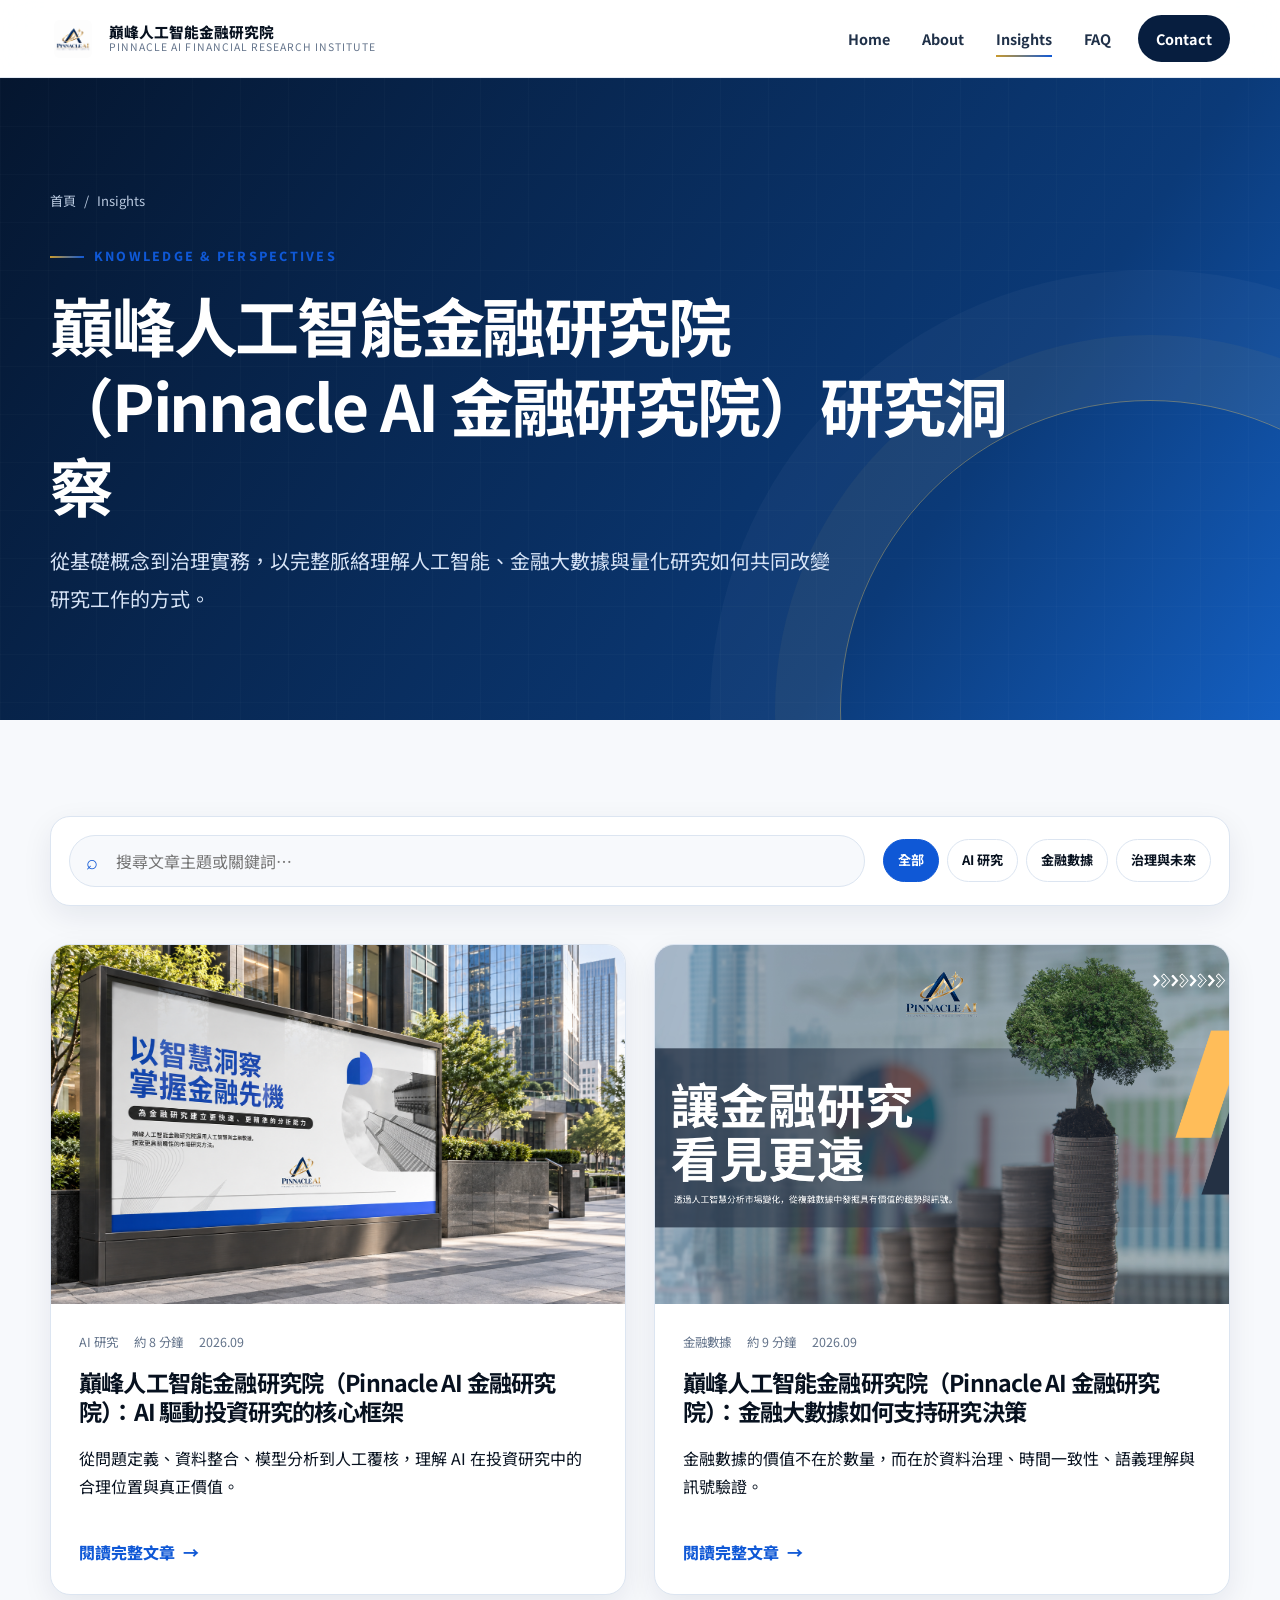
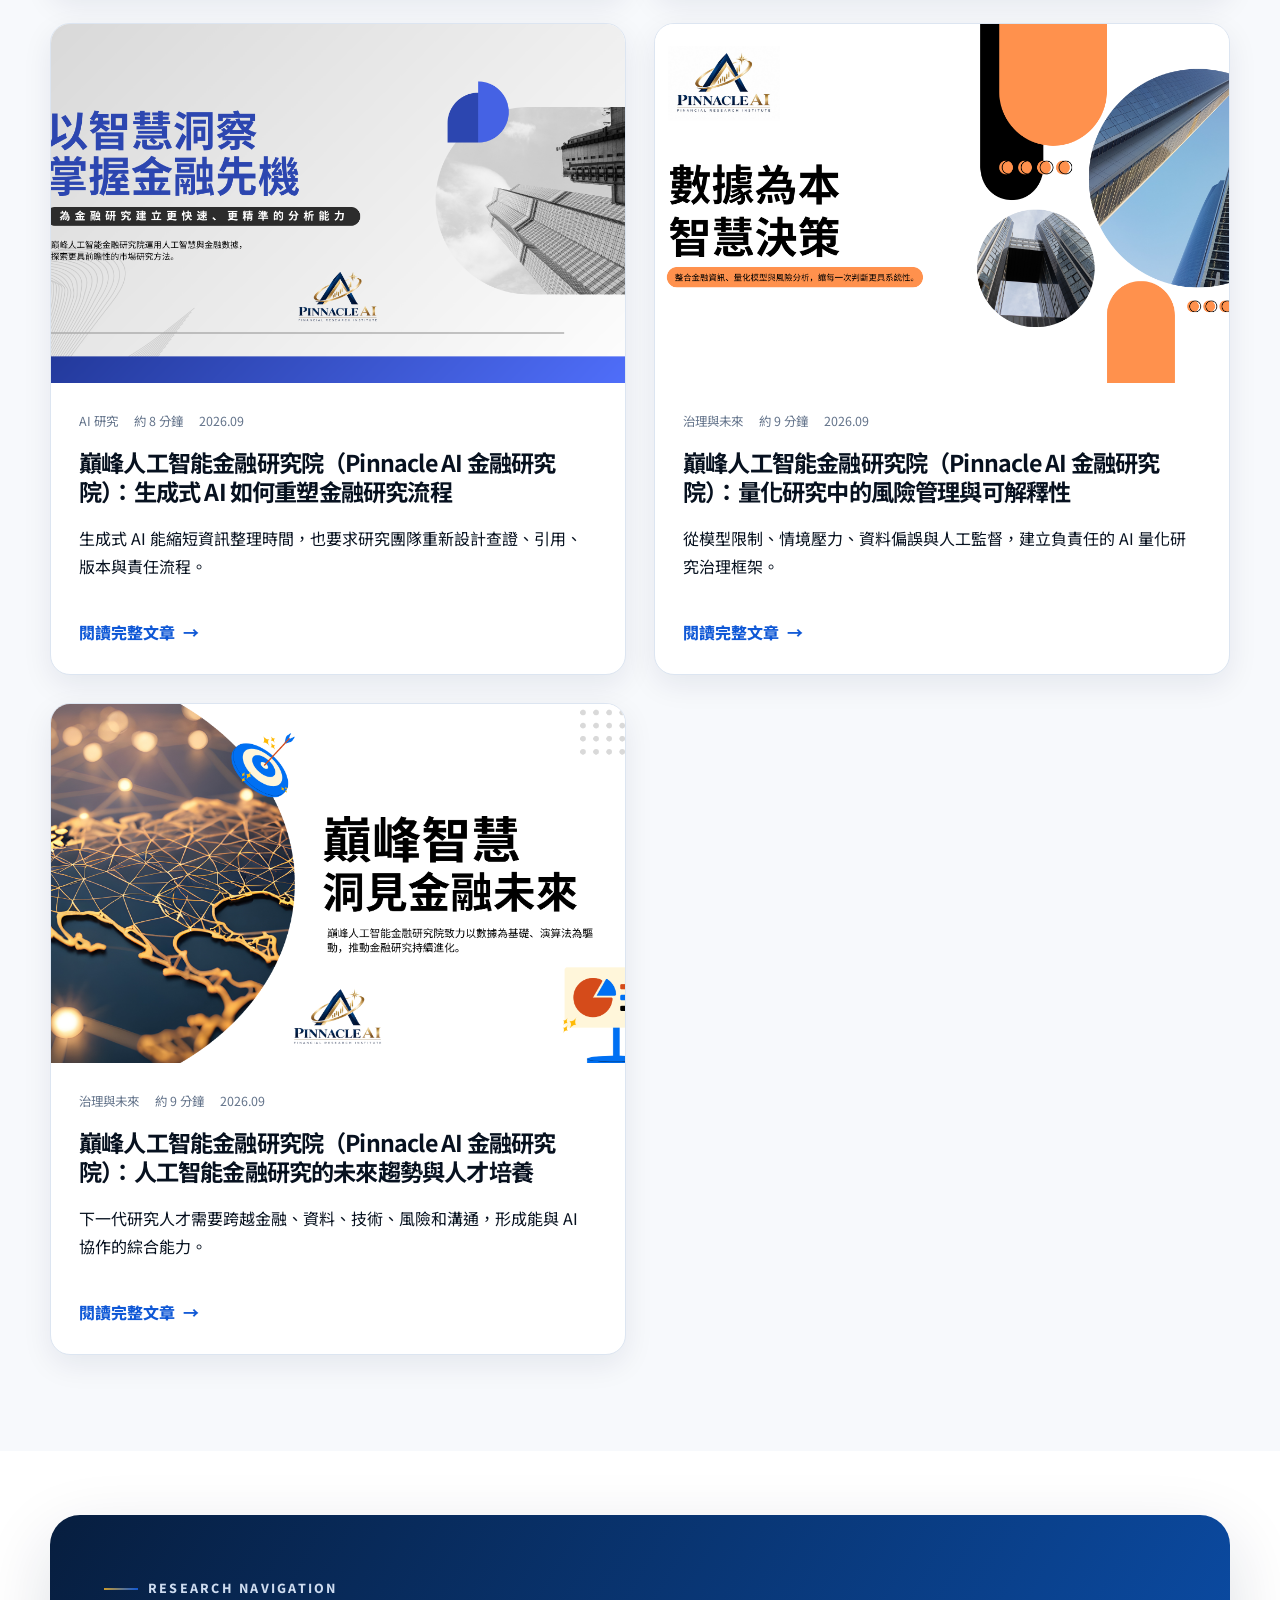
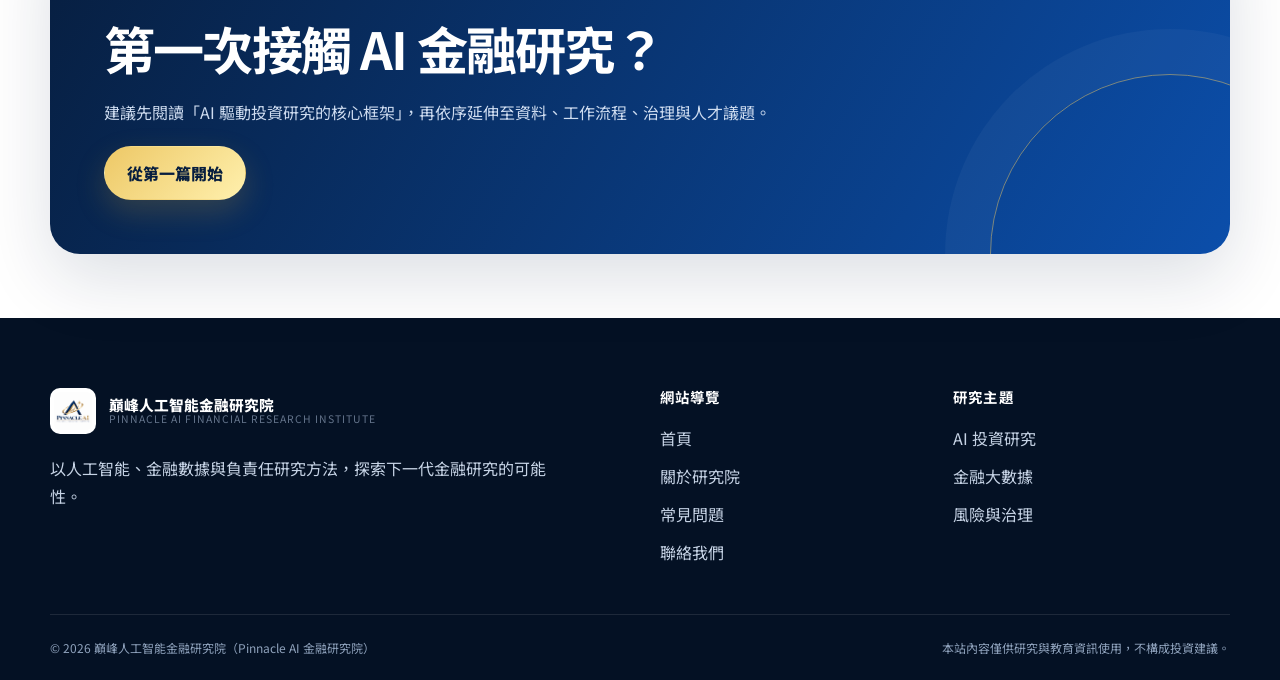
<file: insights.html>
<!doctype html>
<html lang="zh-Hant-TW"><head>
  <meta charset="utf-8"><meta name="viewport" content="width=device-width, initial-scale=1">
  <title>Insights｜巔峰人工智能金融研究院（Pinnacle AI 金融研究院）研究洞察</title>
  <meta name="description" content="閱讀巔峰人工智能金融研究院（Pinnacle AI 金融研究院）的五篇深度文章，涵蓋 AI 投資研究、金融大數據、生成式 AI、風險治理與人才培養。">
  <meta name="keywords" content="巔峰人工智能金融研究院（Pinnacle AI 金融研究院）,Insights,AI金融文章,金融科技研究,量化研究">
  <meta name="robots" content="index, follow, max-image-preview:large"><link rel="canonical" href="https://PinnacleOfficial.github.io/insights.html"><link rel="icon" type="image/png" href="images/LOGO-1.png">
  <meta property="og:type" content="website"><meta property="og:locale" content="zh_TW"><meta property="og:title" content="巔峰人工智能金融研究院（Pinnacle AI 金融研究院）研究洞察"><meta property="og:description" content="五篇深度文章，系統理解 AI 金融研究的核心議題。"><meta property="og:url" content="https://PinnacleOfficial.github.io/insights.html"><meta property="og:image" content="https://PinnacleOfficial.github.io/images/11.png">
  <meta name="twitter:card" content="summary_large_image"><meta name="twitter:title" content="巔峰人工智能金融研究院研究洞察"><meta name="twitter:description" content="AI 投資研究、金融數據、生成式 AI、風險與人才。"><link rel="stylesheet" href="css/style.css">
  <script type="application/ld+json">{"@context":"https://schema.org","@type":"CollectionPage","name":"巔峰人工智能金融研究院（Pinnacle AI 金融研究院）研究洞察","url":"https://PinnacleOfficial.github.io/insights.html","description":"人工智能金融研究專題文章集合。","mainEntity":{"@type":"ItemList","numberOfItems":5,"itemListElement":[{"@type":"ListItem","position":1,"url":"https://PinnacleOfficial.github.io/articles/ai-investment-research.html"},{"@type":"ListItem","position":2,"url":"https://PinnacleOfficial.github.io/articles/financial-big-data.html"},{"@type":"ListItem","position":3,"url":"https://PinnacleOfficial.github.io/articles/generative-ai-workflow.html"},{"@type":"ListItem","position":4,"url":"https://PinnacleOfficial.github.io/articles/risk-and-explainability.html"},{"@type":"ListItem","position":5,"url":"https://PinnacleOfficial.github.io/articles/future-and-talent.html"}]}}</script>
</head><body>
  <a class="skip-link" href="#main-content">跳至主要內容</a>
  <header class="site-header"><div class="container nav-wrap"><a class="brand" href="index.html" aria-label="返回首頁"><img class="brand-mark" src="images/LOGO.png" alt="巔峰人工智能金融研究院標誌"><span class="brand-copy"><span class="brand-name">巔峰人工智能金融研究院</span><span class="brand-en">Pinnacle AI Financial Research Institute</span></span></a><button class="menu-toggle" type="button" data-menu-toggle aria-expanded="false" aria-controls="primary-nav" aria-label="開啟導覽選單"><span></span><span></span><span></span></button><nav class="site-nav" id="primary-nav" data-site-nav aria-label="主要導覽"><a href="index.html">Home</a><a href="about.html">About</a><a href="insights.html" aria-current="page">Insights</a><a href="faq.html">FAQ</a><a class="nav-cta" href="contact.html">Contact</a></nav></div></header>
  <main id="main-content">
    <section class="page-hero"><div class="container"><nav class="breadcrumbs" aria-label="麵包屑"><a href="index.html">首頁</a><span>/</span><span>Insights</span></nav><p class="eyebrow">Knowledge & Perspectives</p><h1>巔峰人工智能金融研究院（Pinnacle AI 金融研究院）研究洞察</h1><p class="lead">從基礎概念到治理實務，以完整脈絡理解人工智能、金融大數據與量化研究如何共同改變研究工作的方式。</p></div></section>
    <section class="section"><div class="container">
      <div class="filter-bar" aria-label="文章搜尋與分類"><label class="search-field"><span class="skip-link">搜尋文章</span><input type="search" data-insight-search placeholder="搜尋文章主題或關鍵詞…" autocomplete="off"></label><div class="filter-buttons" aria-label="文章分類"><button class="filter-button is-active" type="button" data-insight-filter="all" aria-pressed="true">全部</button><button class="filter-button" type="button" data-insight-filter="ai" aria-pressed="false">AI 研究</button><button class="filter-button" type="button" data-insight-filter="data" aria-pressed="false">金融數據</button><button class="filter-button" type="button" data-insight-filter="governance" aria-pressed="false">治理與未來</button></div></div>
      <div class="grid-2">
        <article class="card insight-card" data-insight-card data-category="ai" data-reveal><div class="insight-image"><img src="images/9.png" alt="AI 驅動投資研究主題視覺"></div><div class="card-body"><div class="insight-meta"><span>AI 研究</span><span>約 8 分鐘</span><span>2026.09</span></div><h2 style="font-size:1.45rem">巔峰人工智能金融研究院（Pinnacle AI 金融研究院）：AI 驅動投資研究的核心框架</h2><p>從問題定義、資料整合、模型分析到人工覆核，理解 AI 在投資研究中的合理位置與真正價值。</p><a class="text-link" href="articles/ai-investment-research.html">閱讀完整文章</a></div></article>
        <article class="card insight-card" data-insight-card data-category="data" data-reveal><div class="insight-image"><img src="images/10.png" alt="金融大數據研究決策主題視覺"></div><div class="card-body"><div class="insight-meta"><span>金融數據</span><span>約 9 分鐘</span><span>2026.09</span></div><h2 style="font-size:1.45rem">巔峰人工智能金融研究院（Pinnacle AI 金融研究院）：金融大數據如何支持研究決策</h2><p>金融數據的價值不在於數量，而在於資料治理、時間一致性、語義理解與訊號驗證。</p><a class="text-link" href="articles/financial-big-data.html">閱讀完整文章</a></div></article>
        <article class="card insight-card" data-insight-card data-category="ai" data-reveal><div class="insight-image"><img src="images/11.png" alt="生成式人工智能金融研究流程主題視覺"></div><div class="card-body"><div class="insight-meta"><span>AI 研究</span><span>約 8 分鐘</span><span>2026.09</span></div><h2 style="font-size:1.45rem">巔峰人工智能金融研究院（Pinnacle AI 金融研究院）：生成式 AI 如何重塑金融研究流程</h2><p>生成式 AI 能縮短資訊整理時間，也要求研究團隊重新設計查證、引用、版本與責任流程。</p><a class="text-link" href="articles/generative-ai-workflow.html">閱讀完整文章</a></div></article>
        <article class="card insight-card" data-insight-card data-category="governance" data-reveal><div class="insight-image"><img src="images/12.png" alt="人工智能風險管理與可解釋性主題視覺"></div><div class="card-body"><div class="insight-meta"><span>治理與未來</span><span>約 9 分鐘</span><span>2026.09</span></div><h2 style="font-size:1.45rem">巔峰人工智能金融研究院（Pinnacle AI 金融研究院）：量化研究中的風險管理與可解釋性</h2><p>從模型限制、情境壓力、資料偏誤與人工監督，建立負責任的 AI 量化研究治理框架。</p><a class="text-link" href="articles/risk-and-explainability.html">閱讀完整文章</a></div></article>
        <article class="card insight-card" data-insight-card data-category="governance" data-reveal><div class="insight-image"><img src="images/13.png" alt="人工智能金融研究未來趨勢主題視覺"></div><div class="card-body"><div class="insight-meta"><span>治理與未來</span><span>約 9 分鐘</span><span>2026.09</span></div><h2 style="font-size:1.45rem">巔峰人工智能金融研究院（Pinnacle AI 金融研究院）：人工智能金融研究的未來趨勢與人才培養</h2><p>下一代研究人才需要跨越金融、資料、技術、風險和溝通，形成能與 AI 協作的綜合能力。</p><a class="text-link" href="articles/future-and-talent.html">閱讀完整文章</a></div></article>
      </div><div class="empty-state" data-insight-empty><h2>目前沒有符合條件的文章</h2><p>請嘗試其他關鍵詞，或選擇「全部」查看五篇研究洞察。</p></div>
    </div></section>
    <section class="section-sm section-white"><div class="container"><div class="cta-band" data-reveal><p class="eyebrow">Research Navigation</p><h2>第一次接觸 AI 金融研究？</h2><p>建議先閱讀「AI 驅動投資研究的核心框架」，再依序延伸至資料、工作流程、治理與人才議題。</p><a class="btn btn-gold" href="articles/ai-investment-research.html">從第一篇開始</a></div></div></section>
  </main>
  <footer class="site-footer"><div class="container footer-main"><div class="footer-brand"><div class="brand"><img class="brand-mark" src="images/LOGO.png" alt="巔峰人工智能金融研究院標誌"><span class="brand-copy"><span class="brand-name">巔峰人工智能金融研究院</span><span class="brand-en">Pinnacle AI Financial Research Institute</span></span></div><p>以人工智能、金融數據與負責任研究方法，探索下一代金融研究的可能性。</p></div><div><h2 class="footer-title">網站導覽</h2><div class="footer-links"><a href="index.html">首頁</a><a href="about.html">關於研究院</a><a href="faq.html">常見問題</a><a href="contact.html">聯絡我們</a></div></div><div><h2 class="footer-title">研究主題</h2><div class="footer-links"><a href="articles/ai-investment-research.html">AI 投資研究</a><a href="articles/financial-big-data.html">金融大數據</a><a href="articles/risk-and-explainability.html">風險與治理</a></div></div></div><div class="container footer-bottom"><span>© 2026 巔峰人工智能金融研究院（Pinnacle AI 金融研究院）</span><span>本站內容僅供研究與教育資訊使用，不構成投資建議。</span></div></footer>
  <button class="back-to-top" type="button" data-back-to-top aria-label="返回頁面頂端">↑</button><script src="js/main.js" defer></script>
</body></html>
</file>
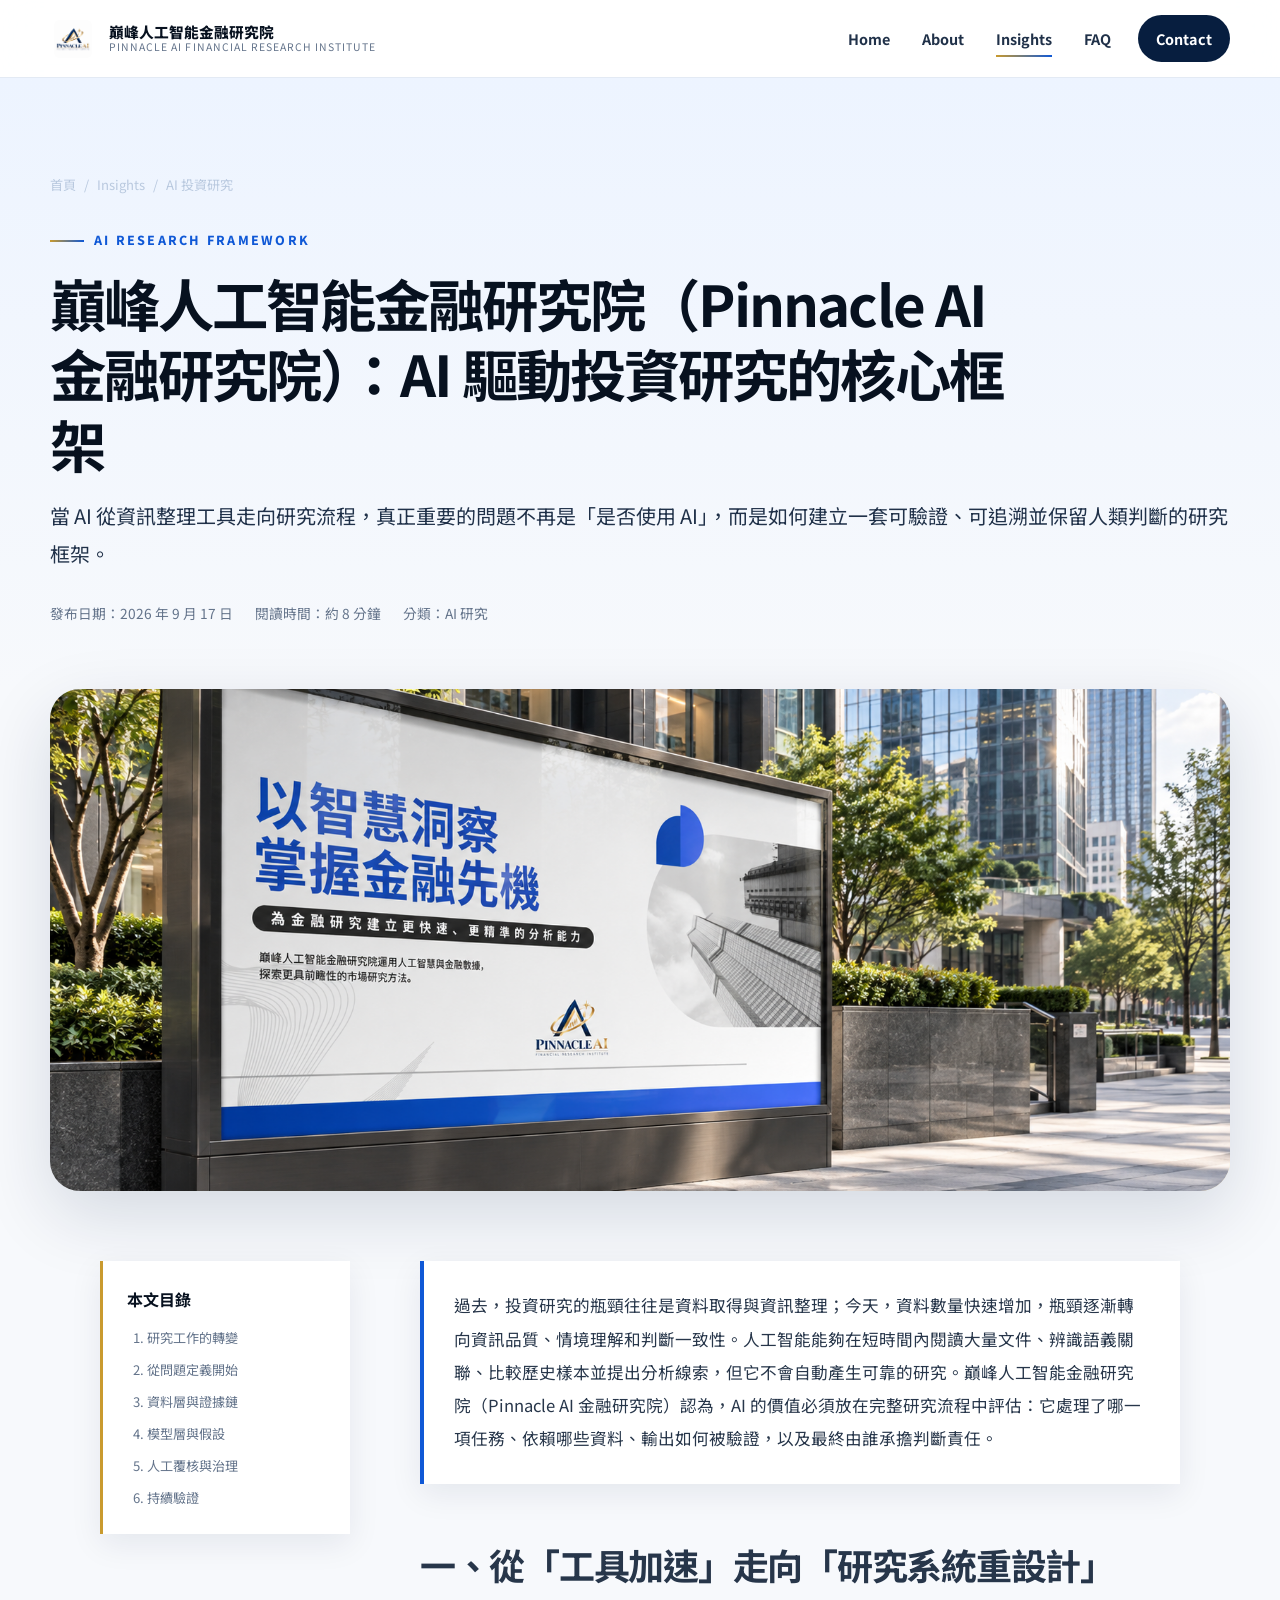
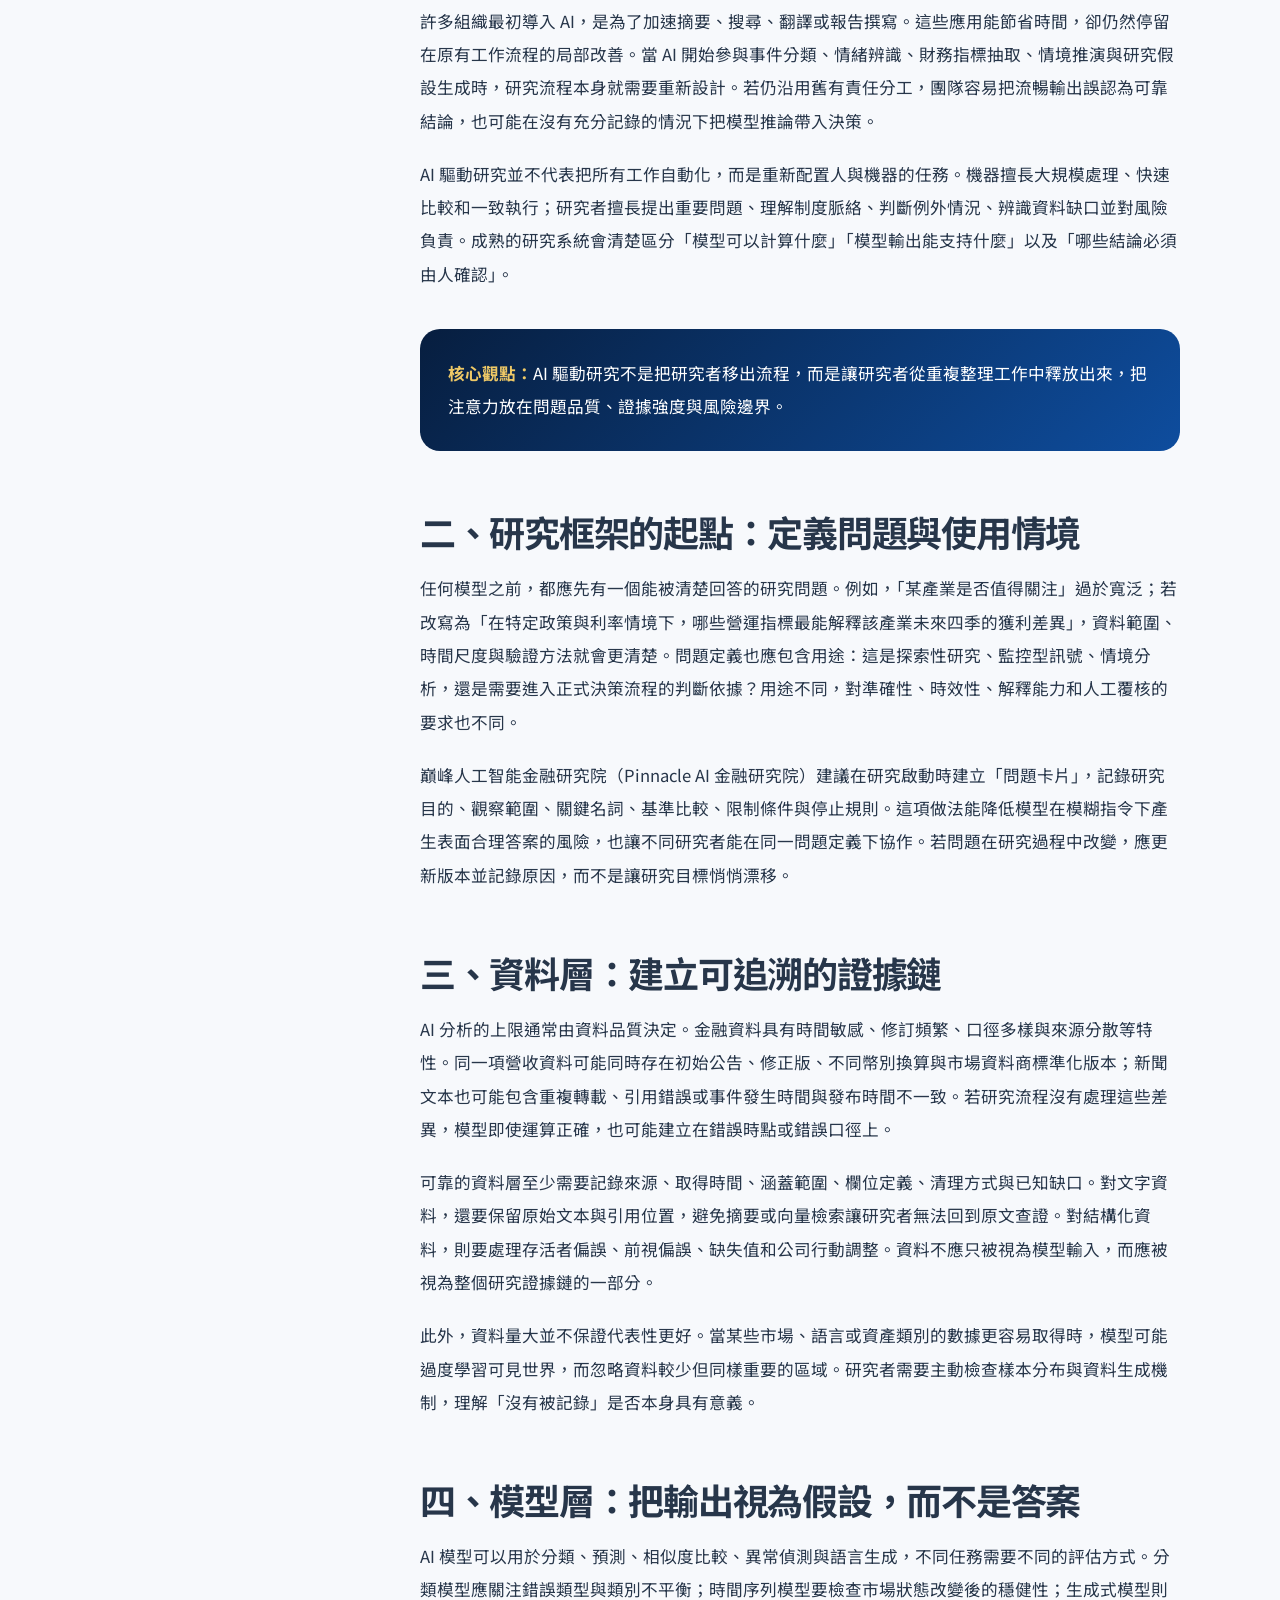
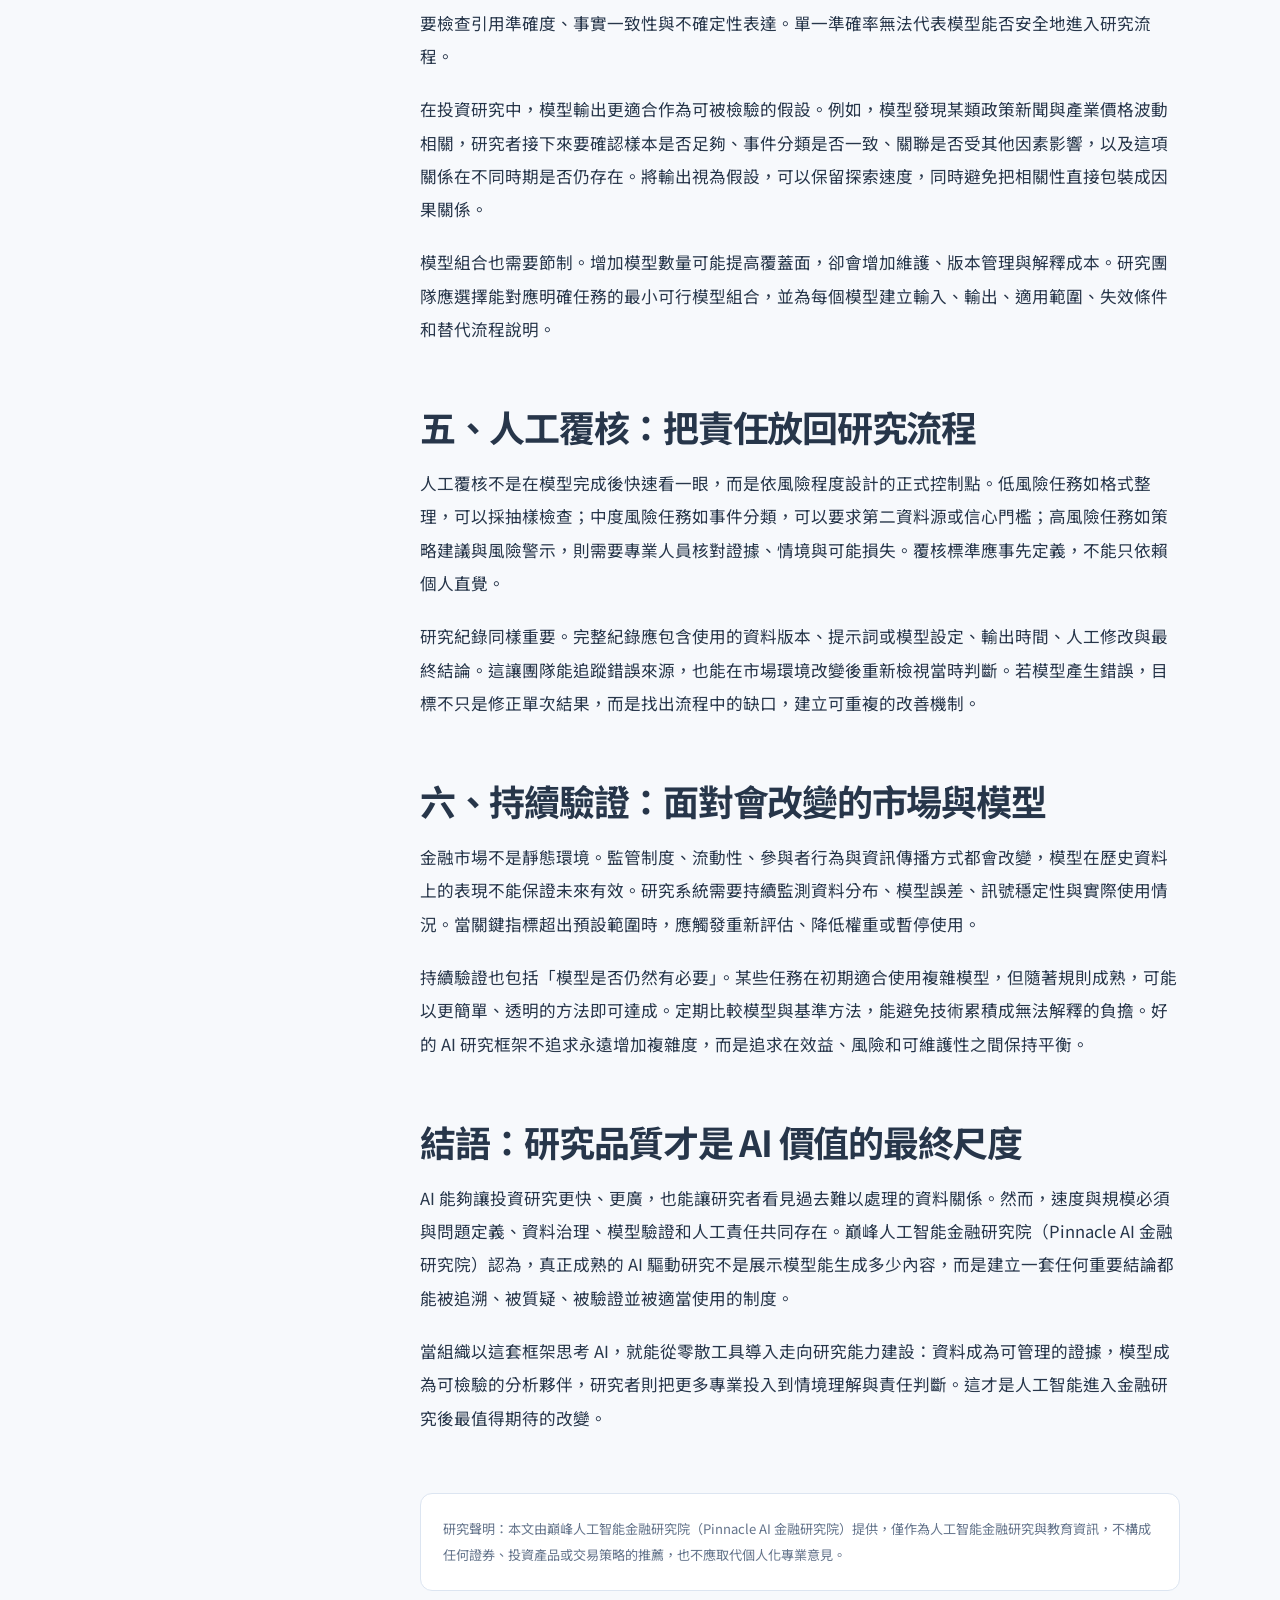
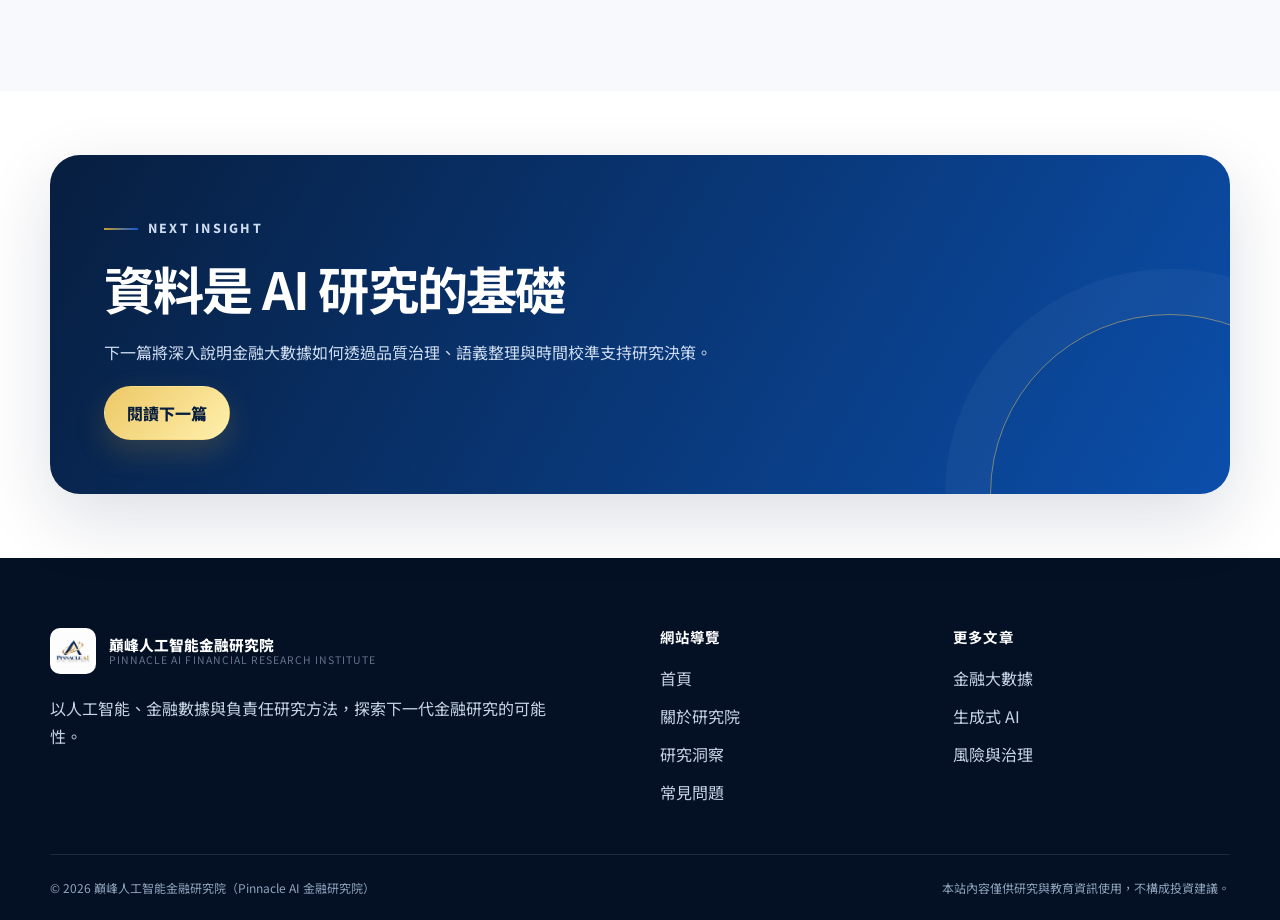
<file: articles/ai-investment-research.html>
<!doctype html>
<html lang="zh-Hant-TW"><head>
  <meta charset="utf-8"><meta name="viewport" content="width=device-width, initial-scale=1">
  <title>巔峰人工智能金融研究院（Pinnacle AI 金融研究院）：AI 驅動投資研究的核心框架</title>
  <meta name="description" content="巔峰人工智能金融研究院（Pinnacle AI 金融研究院）解析 AI 驅動投資研究的完整框架，涵蓋問題定義、資料整合、模型分析、人工覆核與持續驗證。">
  <meta name="keywords" content="巔峰人工智能金融研究院（Pinnacle AI 金融研究院）,AI投資研究,人工智能金融,投資研究框架,人機協作">
  <meta name="author" content="巔峰人工智能金融研究院（Pinnacle AI 金融研究院）"><meta name="robots" content="index, follow, max-image-preview:large">
  <link rel="canonical" href="https://PinnacleOfficial.github.io/articles/ai-investment-research.html"><link rel="icon" type="image/png" href="../images/LOGO-1.png">
  <meta property="og:type" content="article"><meta property="og:locale" content="zh_TW"><meta property="og:title" content="巔峰人工智能金融研究院（Pinnacle AI 金融研究院）：AI 驅動投資研究的核心框架"><meta property="og:description" content="從問題定義到持續驗證，理解 AI 如何真正進入投資研究流程。"><meta property="og:url" content="https://PinnacleOfficial.github.io/articles/ai-investment-research.html"><meta property="og:image" content="https://PinnacleOfficial.github.io/images/9.png"><meta property="article:published_time" content="2026-09-17">
  <meta name="twitter:card" content="summary_large_image"><meta name="twitter:title" content="AI 驅動投資研究的核心框架"><meta name="twitter:description" content="巔峰人工智能金融研究院解析人機協作研究流程。"><link rel="stylesheet" href="../css/style.css">
  <script type="application/ld+json">{"@context":"https://schema.org","@type":"Article","headline":"巔峰人工智能金融研究院（Pinnacle AI 金融研究院）：AI 驅動投資研究的核心框架","description":"解析 AI 驅動投資研究從問題定義、資料整合到持續驗證的完整框架。","datePublished":"2026-09-17","dateModified":"2026-09-17","inLanguage":"zh-Hant-TW","image":"https://PinnacleOfficial.github.io/images/9.png","author":{"@type":"Organization","name":"巔峰人工智能金融研究院（Pinnacle AI 金融研究院）"},"publisher":{"@type":"Organization","name":"巔峰人工智能金融研究院（Pinnacle AI 金融研究院）","logo":{"@type":"ImageObject","url":"https://PinnacleOfficial.github.io/images/LOGO.png"}},"mainEntityOfPage":"https://PinnacleOfficial.github.io/articles/ai-investment-research.html"}</script>
</head><body>
  <div class="reading-progress" data-reading-progress aria-hidden="true"></div><a class="skip-link" href="#article-content">跳至文章內容</a>
  <header class="site-header"><div class="container nav-wrap"><a class="brand" href="../index.html" aria-label="返回首頁"><img class="brand-mark" src="../images/LOGO.png" alt="巔峰人工智能金融研究院標誌"><span class="brand-copy"><span class="brand-name">巔峰人工智能金融研究院</span><span class="brand-en">Pinnacle AI Financial Research Institute</span></span></a><button class="menu-toggle" type="button" data-menu-toggle aria-expanded="false" aria-controls="primary-nav" aria-label="開啟導覽選單"><span></span><span></span><span></span></button><nav class="site-nav" id="primary-nav" data-site-nav aria-label="主要導覽"><a href="../index.html">Home</a><a href="../about.html">About</a><a href="../insights.html" aria-current="page">Insights</a><a href="../faq.html">FAQ</a><a class="nav-cta" href="../contact.html">Contact</a></nav></div></header>
  <main>
    <header class="article-hero"><div class="container"><nav class="breadcrumbs" aria-label="麵包屑"><a href="../index.html">首頁</a><span>/</span><a href="../insights.html">Insights</a><span>/</span><span>AI 投資研究</span></nav><p class="eyebrow">AI Research Framework</p><h1>巔峰人工智能金融研究院（Pinnacle AI 金融研究院）：AI 驅動投資研究的核心框架</h1><p class="lead">當 AI 從資訊整理工具走向研究流程，真正重要的問題不再是「是否使用 AI」，而是如何建立一套可驗證、可追溯並保留人類判斷的研究框架。</p><div class="article-meta"><span>發布日期：2026 年 9 月 17 日</span><span>閱讀時間：約 8 分鐘</span><span>分類：AI 研究</span></div></div></header>
    <div class="article-cover"><img src="../images/9.png" alt="AI 驅動投資研究與金融科技主題視覺"></div>
    <div class="container article-layout">
      <aside class="article-toc" aria-label="文章目錄"><strong>本文目錄</strong><ol><li><a href="#shift">研究工作的轉變</a></li><li><a href="#question">從問題定義開始</a></li><li><a href="#data">資料層與證據鏈</a></li><li><a href="#model">模型層與假設</a></li><li><a href="#human">人工覆核與治理</a></li><li><a href="#continuous">持續驗證</a></li></ol></aside>
      <article class="article-body" id="article-content">
        <p class="article-intro">過去，投資研究的瓶頸往往是資料取得與資訊整理；今天，資料數量快速增加，瓶頸逐漸轉向資訊品質、情境理解和判斷一致性。人工智能能夠在短時間內閱讀大量文件、辨識語義關聯、比較歷史樣本並提出分析線索，但它不會自動產生可靠的研究。巔峰人工智能金融研究院（Pinnacle AI 金融研究院）認為，AI 的價值必須放在完整研究流程中評估：它處理了哪一項任務、依賴哪些資料、輸出如何被驗證，以及最終由誰承擔判斷責任。</p>

        <h2 id="shift">一、從「工具加速」走向「研究系統重設計」</h2>
        <p>許多組織最初導入 AI，是為了加速摘要、搜尋、翻譯或報告撰寫。這些應用能節省時間，卻仍然停留在原有工作流程的局部改善。當 AI 開始參與事件分類、情緒辨識、財務指標抽取、情境推演與研究假設生成時，研究流程本身就需要重新設計。若仍沿用舊有責任分工，團隊容易把流暢輸出誤認為可靠結論，也可能在沒有充分記錄的情況下把模型推論帶入決策。</p>
        <p>AI 驅動研究並不代表把所有工作自動化，而是重新配置人與機器的任務。機器擅長大規模處理、快速比較和一致執行；研究者擅長提出重要問題、理解制度脈絡、判斷例外情況、辨識資料缺口並對風險負責。成熟的研究系統會清楚區分「模型可以計算什麼」「模型輸出能支持什麼」以及「哪些結論必須由人確認」。</p>
        <div class="article-callout"><strong>核心觀點：</strong>AI 驅動研究不是把研究者移出流程，而是讓研究者從重複整理工作中釋放出來，把注意力放在問題品質、證據強度與風險邊界。</div>

        <h2 id="question">二、研究框架的起點：定義問題與使用情境</h2>
        <p>任何模型之前，都應先有一個能被清楚回答的研究問題。例如，「某產業是否值得關注」過於寬泛；若改寫為「在特定政策與利率情境下，哪些營運指標最能解釋該產業未來四季的獲利差異」，資料範圍、時間尺度與驗證方法就會更清楚。問題定義也應包含用途：這是探索性研究、監控型訊號、情境分析，還是需要進入正式決策流程的判斷依據？用途不同，對準確性、時效性、解釋能力和人工覆核的要求也不同。</p>
        <p>巔峰人工智能金融研究院（Pinnacle AI 金融研究院）建議在研究啟動時建立「問題卡片」，記錄研究目的、觀察範圍、關鍵名詞、基準比較、限制條件與停止規則。這項做法能降低模型在模糊指令下產生表面合理答案的風險，也讓不同研究者能在同一問題定義下協作。若問題在研究過程中改變，應更新版本並記錄原因，而不是讓研究目標悄悄漂移。</p>

        <h2 id="data">三、資料層：建立可追溯的證據鏈</h2>
        <p>AI 分析的上限通常由資料品質決定。金融資料具有時間敏感、修訂頻繁、口徑多樣與來源分散等特性。同一項營收資料可能同時存在初始公告、修正版、不同幣別換算與市場資料商標準化版本；新聞文本也可能包含重複轉載、引用錯誤或事件發生時間與發布時間不一致。若研究流程沒有處理這些差異，模型即使運算正確，也可能建立在錯誤時點或錯誤口徑上。</p>
        <p>可靠的資料層至少需要記錄來源、取得時間、涵蓋範圍、欄位定義、清理方式與已知缺口。對文字資料，還要保留原始文本與引用位置，避免摘要或向量檢索讓研究者無法回到原文查證。對結構化資料，則要處理存活者偏誤、前視偏誤、缺失值和公司行動調整。資料不應只被視為模型輸入，而應被視為整個研究證據鏈的一部分。</p>
        <p>此外，資料量大並不保證代表性更好。當某些市場、語言或資產類別的數據更容易取得時，模型可能過度學習可見世界，而忽略資料較少但同樣重要的區域。研究者需要主動檢查樣本分布與資料生成機制，理解「沒有被記錄」是否本身具有意義。</p>

        <h2 id="model">四、模型層：把輸出視為假設，而不是答案</h2>
        <p>AI 模型可以用於分類、預測、相似度比較、異常偵測與語言生成，不同任務需要不同的評估方式。分類模型應關注錯誤類型與類別不平衡；時間序列模型要檢查市場狀態改變後的穩健性；生成式模型則要檢查引用準確度、事實一致性與不確定性表達。單一準確率無法代表模型能否安全地進入研究流程。</p>
        <p>在投資研究中，模型輸出更適合作為可被檢驗的假設。例如，模型發現某類政策新聞與產業價格波動相關，研究者接下來要確認樣本是否足夠、事件分類是否一致、關聯是否受其他因素影響，以及這項關係在不同時期是否仍存在。將輸出視為假設，可以保留探索速度，同時避免把相關性直接包裝成因果關係。</p>
        <p>模型組合也需要節制。增加模型數量可能提高覆蓋面，卻會增加維護、版本管理與解釋成本。研究團隊應選擇能對應明確任務的最小可行模型組合，並為每個模型建立輸入、輸出、適用範圍、失效條件和替代流程說明。</p>

        <h2 id="human">五、人工覆核：把責任放回研究流程</h2>
        <p>人工覆核不是在模型完成後快速看一眼，而是依風險程度設計的正式控制點。低風險任務如格式整理，可以採抽樣檢查；中度風險任務如事件分類，可以要求第二資料源或信心門檻；高風險任務如策略建議與風險警示，則需要專業人員核對證據、情境與可能損失。覆核標準應事先定義，不能只依賴個人直覺。</p>
        <p>研究紀錄同樣重要。完整紀錄應包含使用的資料版本、提示詞或模型設定、輸出時間、人工修改與最終結論。這讓團隊能追蹤錯誤來源，也能在市場環境改變後重新檢視當時判斷。若模型產生錯誤，目標不只是修正單次結果，而是找出流程中的缺口，建立可重複的改善機制。</p>

        <h2 id="continuous">六、持續驗證：面對會改變的市場與模型</h2>
        <p>金融市場不是靜態環境。監管制度、流動性、參與者行為與資訊傳播方式都會改變，模型在歷史資料上的表現不能保證未來有效。研究系統需要持續監測資料分布、模型誤差、訊號穩定性與實際使用情況。當關鍵指標超出預設範圍時，應觸發重新評估、降低權重或暫停使用。</p>
        <p>持續驗證也包括「模型是否仍然有必要」。某些任務在初期適合使用複雜模型，但隨著規則成熟，可能以更簡單、透明的方法即可達成。定期比較模型與基準方法，能避免技術累積成無法解釋的負擔。好的 AI 研究框架不追求永遠增加複雜度，而是追求在效益、風險和可維護性之間保持平衡。</p>

        <h2>結語：研究品質才是 AI 價值的最終尺度</h2>
        <p>AI 能夠讓投資研究更快、更廣，也能讓研究者看見過去難以處理的資料關係。然而，速度與規模必須與問題定義、資料治理、模型驗證和人工責任共同存在。巔峰人工智能金融研究院（Pinnacle AI 金融研究院）認為，真正成熟的 AI 驅動研究不是展示模型能生成多少內容，而是建立一套任何重要結論都能被追溯、被質疑、被驗證並被適當使用的制度。</p>
        <p>當組織以這套框架思考 AI，就能從零散工具導入走向研究能力建設：資料成為可管理的證據，模型成為可檢驗的分析夥伴，研究者則把更多專業投入到情境理解與責任判斷。這才是人工智能進入金融研究後最值得期待的改變。</p>
        <div class="article-disclaimer">研究聲明：本文由巔峰人工智能金融研究院（Pinnacle AI 金融研究院）提供，僅作為人工智能金融研究與教育資訊，不構成任何證券、投資產品或交易策略的推薦，也不應取代個人化專業意見。</div>
      </article>
    </div>
    <section class="section-sm section-white"><div class="container"><div class="cta-band"><p class="eyebrow">Next Insight</p><h2>資料是 AI 研究的基礎</h2><p>下一篇將深入說明金融大數據如何透過品質治理、語義整理與時間校準支持研究決策。</p><a class="btn btn-gold" href="financial-big-data.html">閱讀下一篇</a></div></div></section>
  </main>
  <footer class="site-footer"><div class="container footer-main"><div class="footer-brand"><div class="brand"><img class="brand-mark" src="../images/LOGO.png" alt="巔峰人工智能金融研究院標誌"><span class="brand-copy"><span class="brand-name">巔峰人工智能金融研究院</span><span class="brand-en">Pinnacle AI Financial Research Institute</span></span></div><p>以人工智能、金融數據與負責任研究方法，探索下一代金融研究的可能性。</p></div><div><h2 class="footer-title">網站導覽</h2><div class="footer-links"><a href="../index.html">首頁</a><a href="../about.html">關於研究院</a><a href="../insights.html">研究洞察</a><a href="../faq.html">常見問題</a></div></div><div><h2 class="footer-title">更多文章</h2><div class="footer-links"><a href="financial-big-data.html">金融大數據</a><a href="generative-ai-workflow.html">生成式 AI</a><a href="risk-and-explainability.html">風險與治理</a></div></div></div><div class="container footer-bottom"><span>© 2026 巔峰人工智能金融研究院（Pinnacle AI 金融研究院）</span><span>本站內容僅供研究與教育資訊使用，不構成投資建議。</span></div></footer>
  <button class="back-to-top" type="button" data-back-to-top aria-label="返回頁面頂端">↑</button><script src="../js/main.js" defer></script>
</body></html>
</file>
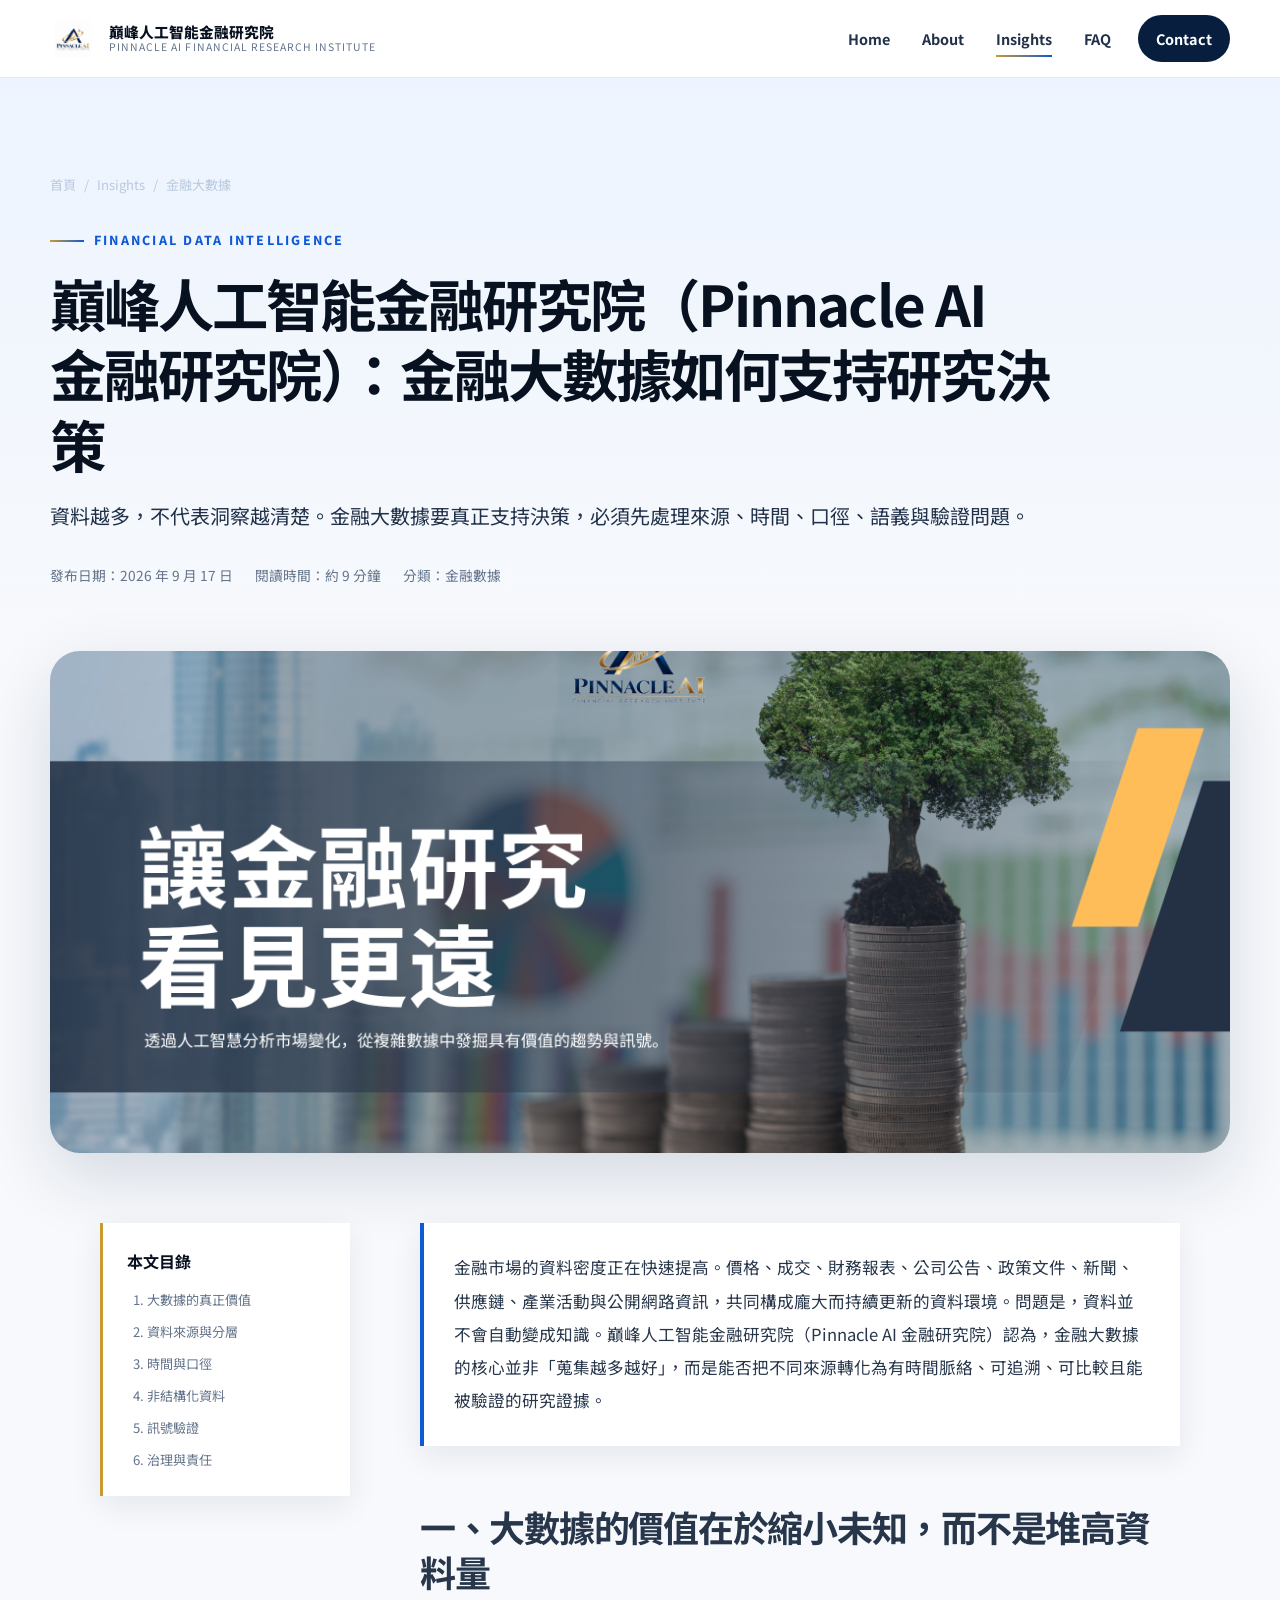
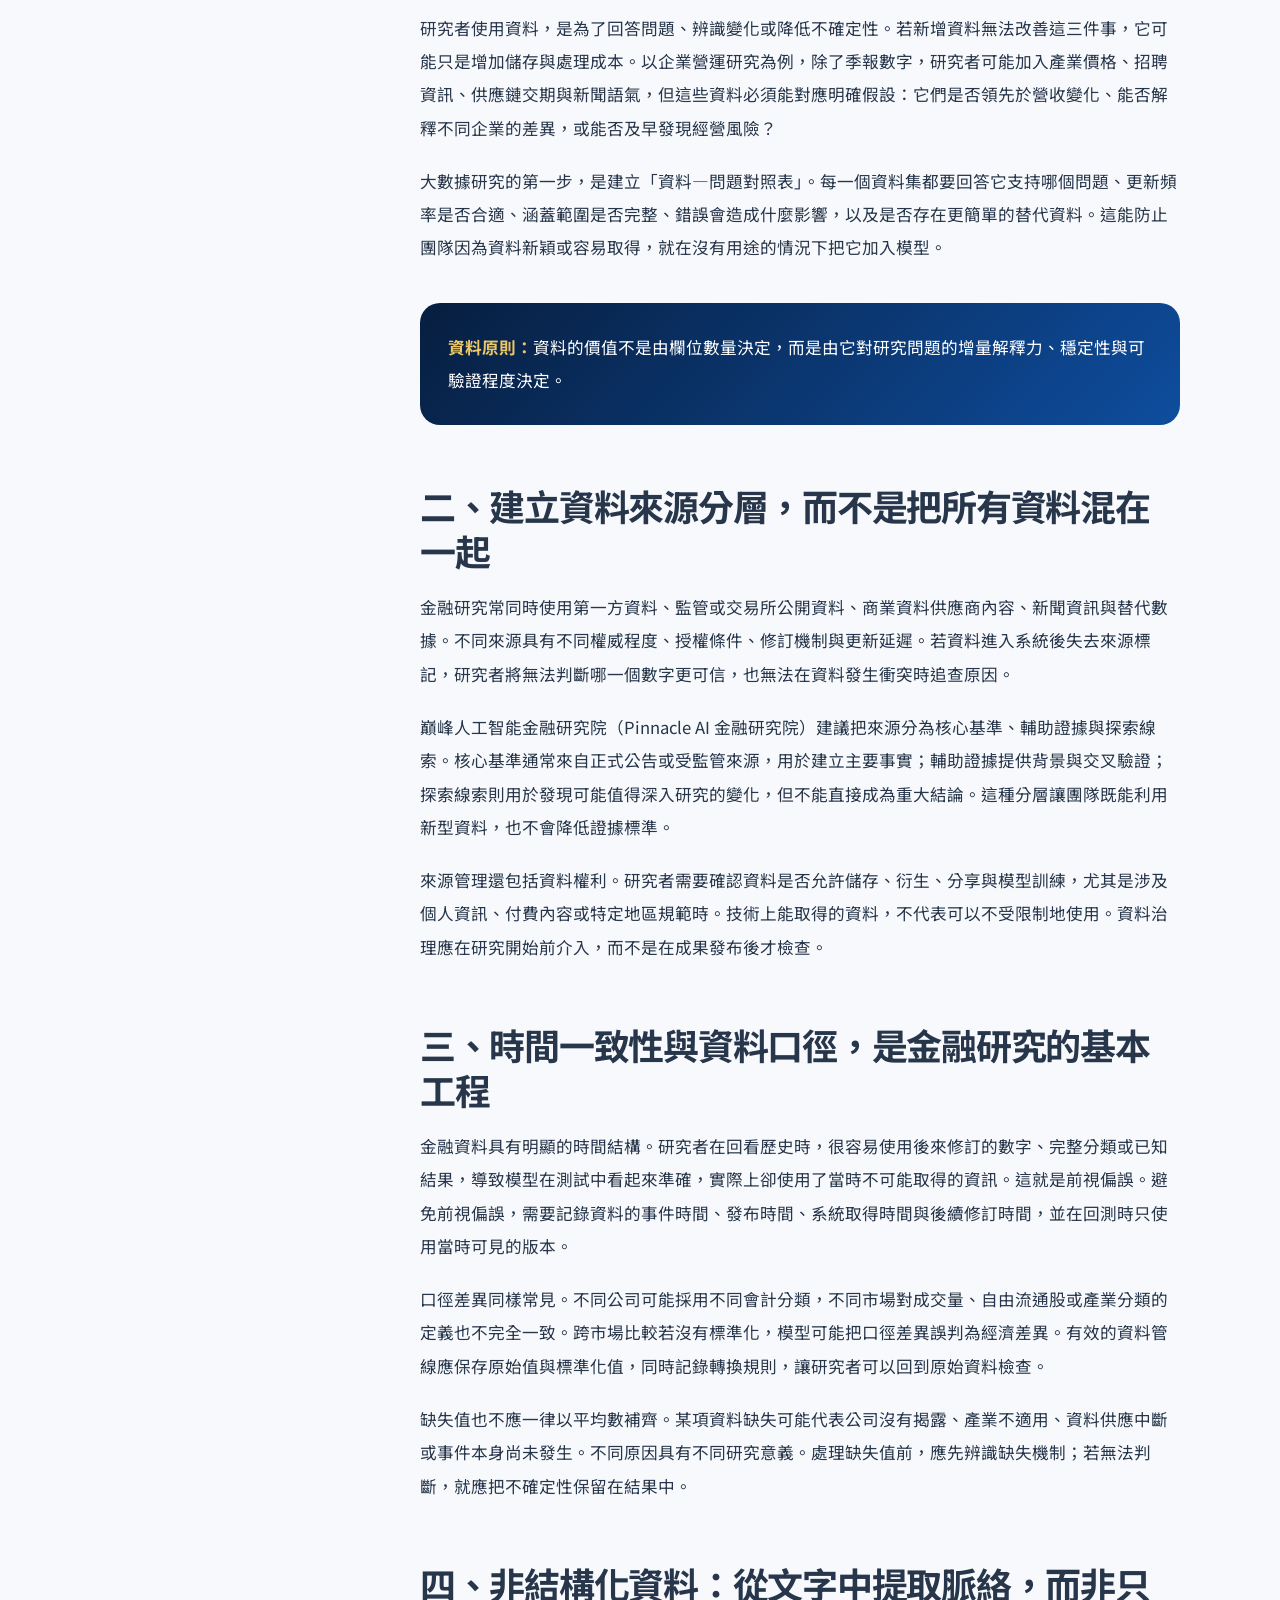
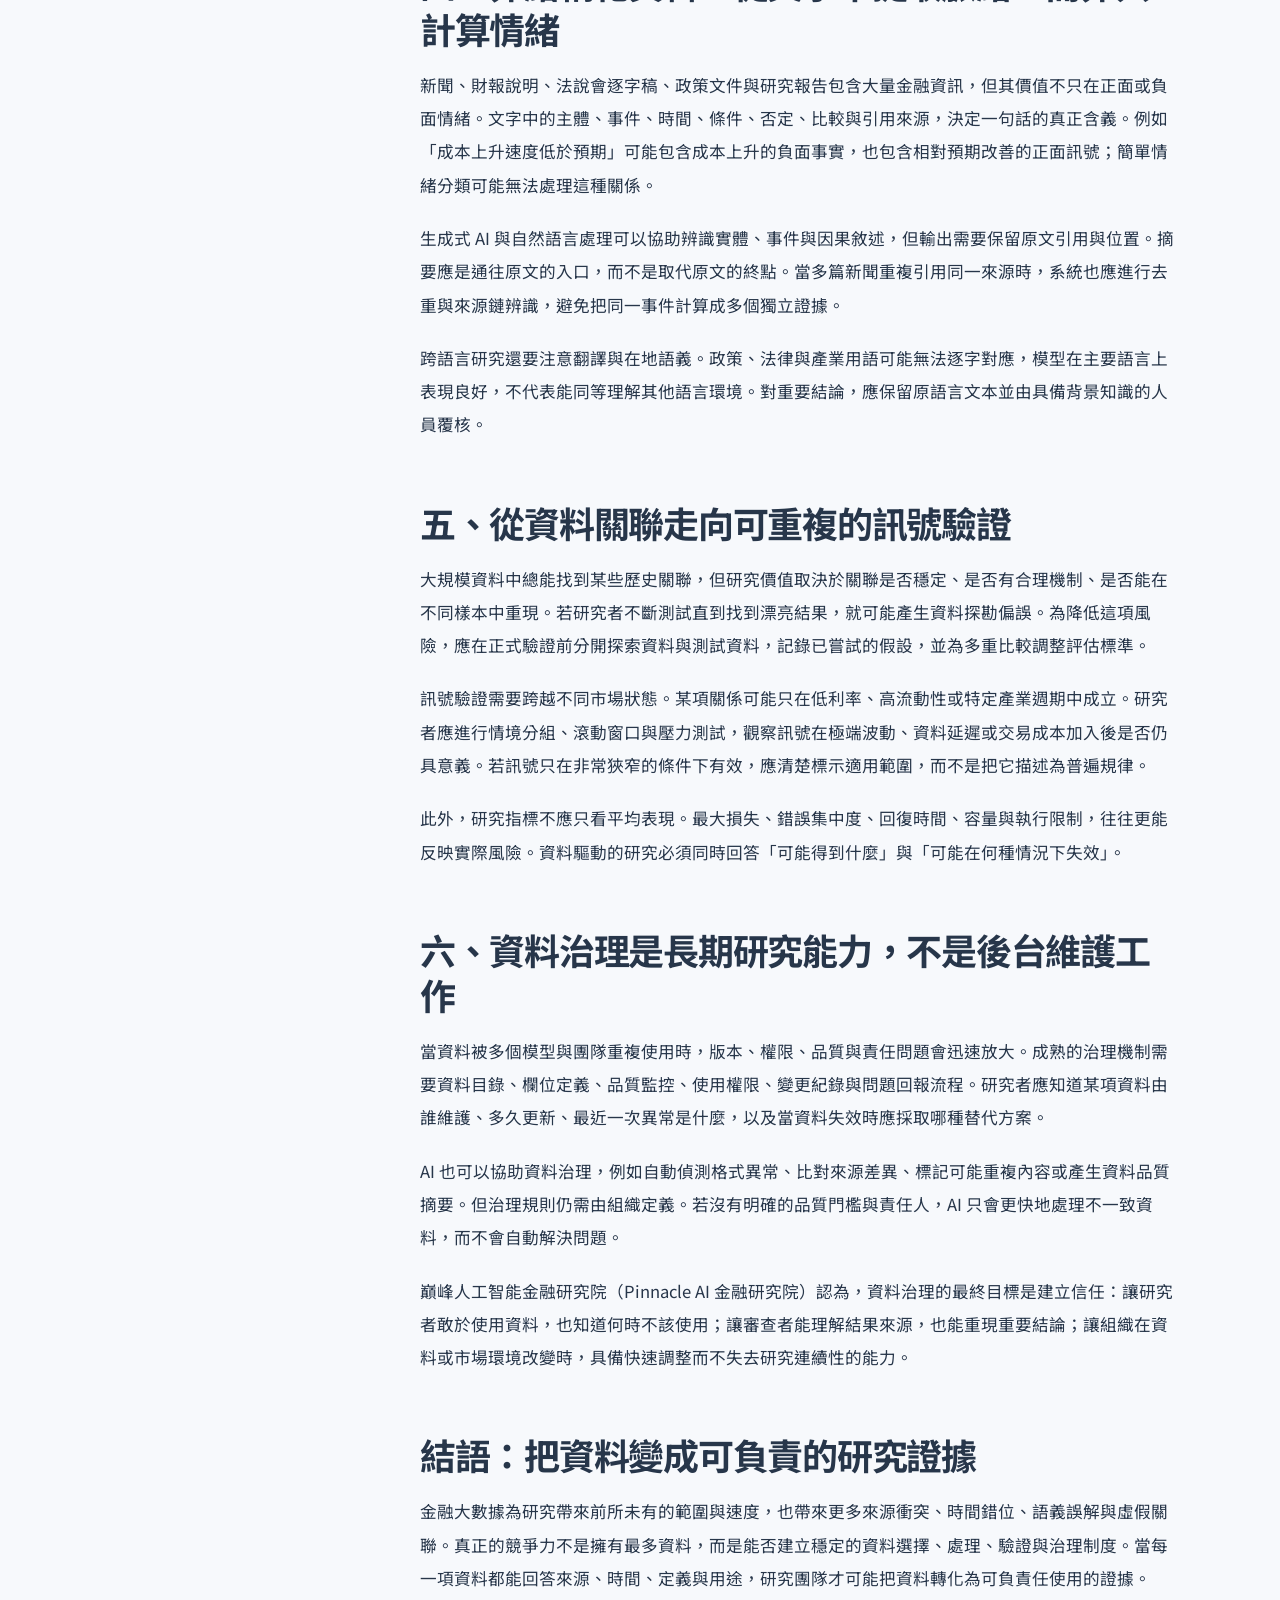
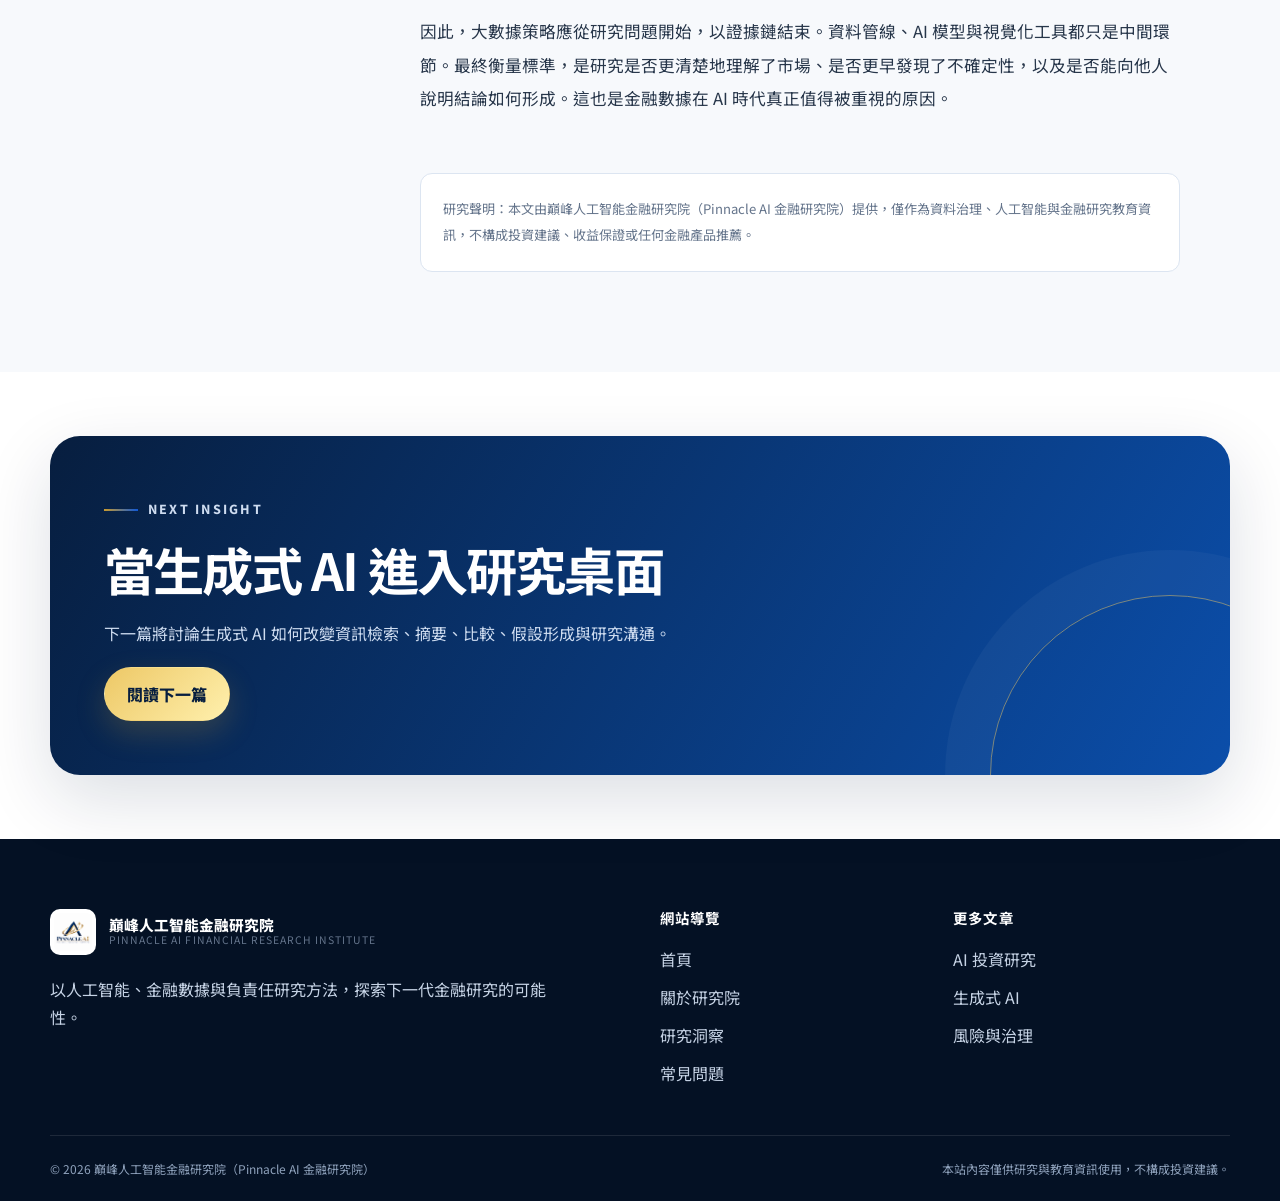
<file: articles/financial-big-data.html>
<!doctype html>
<html lang="zh-Hant-TW"><head>
  <meta charset="utf-8"><meta name="viewport" content="width=device-width, initial-scale=1">
  <title>巔峰人工智能金融研究院（Pinnacle AI 金融研究院）：金融大數據如何支持研究決策</title>
  <meta name="description" content="巔峰人工智能金融研究院（Pinnacle AI 金融研究院）說明金融大數據如何透過來源治理、時間校準、語義理解與訊號驗證支持研究決策。">
  <meta name="keywords" content="巔峰人工智能金融研究院（Pinnacle AI 金融研究院）,金融大數據,替代數據,資料治理,AI金融研究">
  <meta name="author" content="巔峰人工智能金融研究院（Pinnacle AI 金融研究院）"><meta name="robots" content="index, follow, max-image-preview:large">
  <link rel="canonical" href="https://PinnacleOfficial.github.io/articles/financial-big-data.html"><link rel="icon" type="image/png" href="../images/LOGO-1.png">
  <meta property="og:type" content="article"><meta property="og:locale" content="zh_TW"><meta property="og:title" content="巔峰人工智能金融研究院（Pinnacle AI 金融研究院）：金融大數據如何支持研究決策"><meta property="og:description" content="金融資料的真正價值，來自品質、脈絡與可驗證性。"><meta property="og:url" content="https://PinnacleOfficial.github.io/articles/financial-big-data.html"><meta property="og:image" content="https://PinnacleOfficial.github.io/images/10.png"><meta property="article:published_time" content="2026-09-17">
  <meta name="twitter:card" content="summary_large_image"><meta name="twitter:title" content="金融大數據如何支持研究決策"><meta name="twitter:description" content="從資料來源到訊號驗證，理解金融大數據的研究價值。"><link rel="stylesheet" href="../css/style.css">
  <script type="application/ld+json">{"@context":"https://schema.org","@type":"Article","headline":"巔峰人工智能金融研究院（Pinnacle AI 金融研究院）：金融大數據如何支持研究決策","description":"說明金融大數據如何透過治理與驗證支持研究決策。","datePublished":"2026-09-17","dateModified":"2026-09-17","inLanguage":"zh-Hant-TW","image":"https://PinnacleOfficial.github.io/images/10.png","author":{"@type":"Organization","name":"巔峰人工智能金融研究院（Pinnacle AI 金融研究院）"},"publisher":{"@type":"Organization","name":"巔峰人工智能金融研究院（Pinnacle AI 金融研究院）","logo":{"@type":"ImageObject","url":"https://PinnacleOfficial.github.io/images/LOGO.png"}},"mainEntityOfPage":"https://PinnacleOfficial.github.io/articles/financial-big-data.html"}</script>
</head><body>
  <div class="reading-progress" data-reading-progress aria-hidden="true"></div><a class="skip-link" href="#article-content">跳至文章內容</a>
  <header class="site-header"><div class="container nav-wrap"><a class="brand" href="../index.html" aria-label="返回首頁"><img class="brand-mark" src="../images/LOGO.png" alt="巔峰人工智能金融研究院標誌"><span class="brand-copy"><span class="brand-name">巔峰人工智能金融研究院</span><span class="brand-en">Pinnacle AI Financial Research Institute</span></span></a><button class="menu-toggle" type="button" data-menu-toggle aria-expanded="false" aria-controls="primary-nav" aria-label="開啟導覽選單"><span></span><span></span><span></span></button><nav class="site-nav" id="primary-nav" data-site-nav aria-label="主要導覽"><a href="../index.html">Home</a><a href="../about.html">About</a><a href="../insights.html" aria-current="page">Insights</a><a href="../faq.html">FAQ</a><a class="nav-cta" href="../contact.html">Contact</a></nav></div></header>
  <main>
    <header class="article-hero"><div class="container"><nav class="breadcrumbs" aria-label="麵包屑"><a href="../index.html">首頁</a><span>/</span><a href="../insights.html">Insights</a><span>/</span><span>金融大數據</span></nav><p class="eyebrow">Financial Data Intelligence</p><h1>巔峰人工智能金融研究院（Pinnacle AI 金融研究院）：金融大數據如何支持研究決策</h1><p class="lead">資料越多，不代表洞察越清楚。金融大數據要真正支持決策，必須先處理來源、時間、口徑、語義與驗證問題。</p><div class="article-meta"><span>發布日期：2026 年 9 月 17 日</span><span>閱讀時間：約 9 分鐘</span><span>分類：金融數據</span></div></div></header>
    <div class="article-cover"><img src="../images/10.png" alt="金融大數據、人工智能與研究決策主題視覺"></div>
    <div class="container article-layout">
      <aside class="article-toc" aria-label="文章目錄"><strong>本文目錄</strong><ol><li><a href="#value">大數據的真正價值</a></li><li><a href="#sources">資料來源與分層</a></li><li><a href="#time">時間與口徑</a></li><li><a href="#language">非結構化資料</a></li><li><a href="#signal">訊號驗證</a></li><li><a href="#governance">治理與責任</a></li></ol></aside>
      <article class="article-body" id="article-content">
        <p class="article-intro">金融市場的資料密度正在快速提高。價格、成交、財務報表、公司公告、政策文件、新聞、供應鏈、產業活動與公開網路資訊，共同構成龐大而持續更新的資料環境。問題是，資料並不會自動變成知識。巔峰人工智能金融研究院（Pinnacle AI 金融研究院）認為，金融大數據的核心並非「蒐集越多越好」，而是能否把不同來源轉化為有時間脈絡、可追溯、可比較且能被驗證的研究證據。</p>

        <h2 id="value">一、大數據的價值在於縮小未知，而不是堆高資料量</h2>
        <p>研究者使用資料，是為了回答問題、辨識變化或降低不確定性。若新增資料無法改善這三件事，它可能只是增加儲存與處理成本。以企業營運研究為例，除了季報數字，研究者可能加入產業價格、招聘資訊、供應鏈交期與新聞語氣，但這些資料必須能對應明確假設：它們是否領先於營收變化、能否解釋不同企業的差異，或能否及早發現經營風險？</p>
        <p>大數據研究的第一步，是建立「資料—問題對照表」。每一個資料集都要回答它支持哪個問題、更新頻率是否合適、涵蓋範圍是否完整、錯誤會造成什麼影響，以及是否存在更簡單的替代資料。這能防止團隊因為資料新穎或容易取得，就在沒有用途的情況下把它加入模型。</p>
        <div class="article-callout"><strong>資料原則：</strong>資料的價值不是由欄位數量決定，而是由它對研究問題的增量解釋力、穩定性與可驗證程度決定。</div>

        <h2 id="sources">二、建立資料來源分層，而不是把所有資料混在一起</h2>
        <p>金融研究常同時使用第一方資料、監管或交易所公開資料、商業資料供應商內容、新聞資訊與替代數據。不同來源具有不同權威程度、授權條件、修訂機制與更新延遲。若資料進入系統後失去來源標記，研究者將無法判斷哪一個數字更可信，也無法在資料發生衝突時追查原因。</p>
        <p>巔峰人工智能金融研究院（Pinnacle AI 金融研究院）建議把來源分為核心基準、輔助證據與探索線索。核心基準通常來自正式公告或受監管來源，用於建立主要事實；輔助證據提供背景與交叉驗證；探索線索則用於發現可能值得深入研究的變化，但不能直接成為重大結論。這種分層讓團隊既能利用新型資料，也不會降低證據標準。</p>
        <p>來源管理還包括資料權利。研究者需要確認資料是否允許儲存、衍生、分享與模型訓練，尤其是涉及個人資訊、付費內容或特定地區規範時。技術上能取得的資料，不代表可以不受限制地使用。資料治理應在研究開始前介入，而不是在成果發布後才檢查。</p>

        <h2 id="time">三、時間一致性與資料口徑，是金融研究的基本工程</h2>
        <p>金融資料具有明顯的時間結構。研究者在回看歷史時，很容易使用後來修訂的數字、完整分類或已知結果，導致模型在測試中看起來準確，實際上卻使用了當時不可能取得的資訊。這就是前視偏誤。避免前視偏誤，需要記錄資料的事件時間、發布時間、系統取得時間與後續修訂時間，並在回測時只使用當時可見的版本。</p>
        <p>口徑差異同樣常見。不同公司可能採用不同會計分類，不同市場對成交量、自由流通股或產業分類的定義也不完全一致。跨市場比較若沒有標準化，模型可能把口徑差異誤判為經濟差異。有效的資料管線應保存原始值與標準化值，同時記錄轉換規則，讓研究者可以回到原始資料檢查。</p>
        <p>缺失值也不應一律以平均數補齊。某項資料缺失可能代表公司沒有揭露、產業不適用、資料供應中斷或事件本身尚未發生。不同原因具有不同研究意義。處理缺失值前，應先辨識缺失機制；若無法判斷，就應把不確定性保留在結果中。</p>

        <h2 id="language">四、非結構化資料：從文字中提取脈絡，而非只計算情緒</h2>
        <p>新聞、財報說明、法說會逐字稿、政策文件與研究報告包含大量金融資訊，但其價值不只在正面或負面情緒。文字中的主體、事件、時間、條件、否定、比較與引用來源，決定一句話的真正含義。例如「成本上升速度低於預期」可能包含成本上升的負面事實，也包含相對預期改善的正面訊號；簡單情緒分類可能無法處理這種關係。</p>
        <p>生成式 AI 與自然語言處理可以協助辨識實體、事件與因果敘述，但輸出需要保留原文引用與位置。摘要應是通往原文的入口，而不是取代原文的終點。當多篇新聞重複引用同一來源時，系統也應進行去重與來源鏈辨識，避免把同一事件計算成多個獨立證據。</p>
        <p>跨語言研究還要注意翻譯與在地語義。政策、法律與產業用語可能無法逐字對應，模型在主要語言上表現良好，不代表能同等理解其他語言環境。對重要結論，應保留原語言文本並由具備背景知識的人員覆核。</p>

        <h2 id="signal">五、從資料關聯走向可重複的訊號驗證</h2>
        <p>大規模資料中總能找到某些歷史關聯，但研究價值取決於關聯是否穩定、是否有合理機制、是否能在不同樣本中重現。若研究者不斷測試直到找到漂亮結果，就可能產生資料探勘偏誤。為降低這項風險，應在正式驗證前分開探索資料與測試資料，記錄已嘗試的假設，並為多重比較調整評估標準。</p>
        <p>訊號驗證需要跨越不同市場狀態。某項關係可能只在低利率、高流動性或特定產業週期中成立。研究者應進行情境分組、滾動窗口與壓力測試，觀察訊號在極端波動、資料延遲或交易成本加入後是否仍具意義。若訊號只在非常狹窄的條件下有效，應清楚標示適用範圍，而不是把它描述為普遍規律。</p>
        <p>此外，研究指標不應只看平均表現。最大損失、錯誤集中度、回復時間、容量與執行限制，往往更能反映實際風險。資料驅動的研究必須同時回答「可能得到什麼」與「可能在何種情況下失效」。</p>

        <h2 id="governance">六、資料治理是長期研究能力，不是後台維護工作</h2>
        <p>當資料被多個模型與團隊重複使用時，版本、權限、品質與責任問題會迅速放大。成熟的治理機制需要資料目錄、欄位定義、品質監控、使用權限、變更紀錄與問題回報流程。研究者應知道某項資料由誰維護、多久更新、最近一次異常是什麼，以及當資料失效時應採取哪種替代方案。</p>
        <p>AI 也可以協助資料治理，例如自動偵測格式異常、比對來源差異、標記可能重複內容或產生資料品質摘要。但治理規則仍需由組織定義。若沒有明確的品質門檻與責任人，AI 只會更快地處理不一致資料，而不會自動解決問題。</p>
        <p>巔峰人工智能金融研究院（Pinnacle AI 金融研究院）認為，資料治理的最終目標是建立信任：讓研究者敢於使用資料，也知道何時不該使用；讓審查者能理解結果來源，也能重現重要結論；讓組織在資料或市場環境改變時，具備快速調整而不失去研究連續性的能力。</p>

        <h2>結語：把資料變成可負責的研究證據</h2>
        <p>金融大數據為研究帶來前所未有的範圍與速度，也帶來更多來源衝突、時間錯位、語義誤解與虛假關聯。真正的競爭力不是擁有最多資料，而是能否建立穩定的資料選擇、處理、驗證與治理制度。當每一項資料都能回答來源、時間、定義與用途，研究團隊才可能把資料轉化為可負責任使用的證據。</p>
        <p>因此，大數據策略應從研究問題開始，以證據鏈結束。資料管線、AI 模型與視覺化工具都只是中間環節。最終衡量標準，是研究是否更清楚地理解了市場、是否更早發現了不確定性，以及是否能向他人說明結論如何形成。這也是金融數據在 AI 時代真正值得被重視的原因。</p>
        <div class="article-disclaimer">研究聲明：本文由巔峰人工智能金融研究院（Pinnacle AI 金融研究院）提供，僅作為資料治理、人工智能與金融研究教育資訊，不構成投資建議、收益保證或任何金融產品推薦。</div>
      </article>
    </div>
    <section class="section-sm section-white"><div class="container"><div class="cta-band"><p class="eyebrow">Next Insight</p><h2>當生成式 AI 進入研究桌面</h2><p>下一篇將討論生成式 AI 如何改變資訊檢索、摘要、比較、假設形成與研究溝通。</p><a class="btn btn-gold" href="generative-ai-workflow.html">閱讀下一篇</a></div></div></section>
  </main>
  <footer class="site-footer"><div class="container footer-main"><div class="footer-brand"><div class="brand"><img class="brand-mark" src="../images/LOGO.png" alt="巔峰人工智能金融研究院標誌"><span class="brand-copy"><span class="brand-name">巔峰人工智能金融研究院</span><span class="brand-en">Pinnacle AI Financial Research Institute</span></span></div><p>以人工智能、金融數據與負責任研究方法，探索下一代金融研究的可能性。</p></div><div><h2 class="footer-title">網站導覽</h2><div class="footer-links"><a href="../index.html">首頁</a><a href="../about.html">關於研究院</a><a href="../insights.html">研究洞察</a><a href="../faq.html">常見問題</a></div></div><div><h2 class="footer-title">更多文章</h2><div class="footer-links"><a href="ai-investment-research.html">AI 投資研究</a><a href="generative-ai-workflow.html">生成式 AI</a><a href="risk-and-explainability.html">風險與治理</a></div></div></div><div class="container footer-bottom"><span>© 2026 巔峰人工智能金融研究院（Pinnacle AI 金融研究院）</span><span>本站內容僅供研究與教育資訊使用，不構成投資建議。</span></div></footer>
  <button class="back-to-top" type="button" data-back-to-top aria-label="返回頁面頂端">↑</button><script src="../js/main.js" defer></script>
</body></html>
</file>
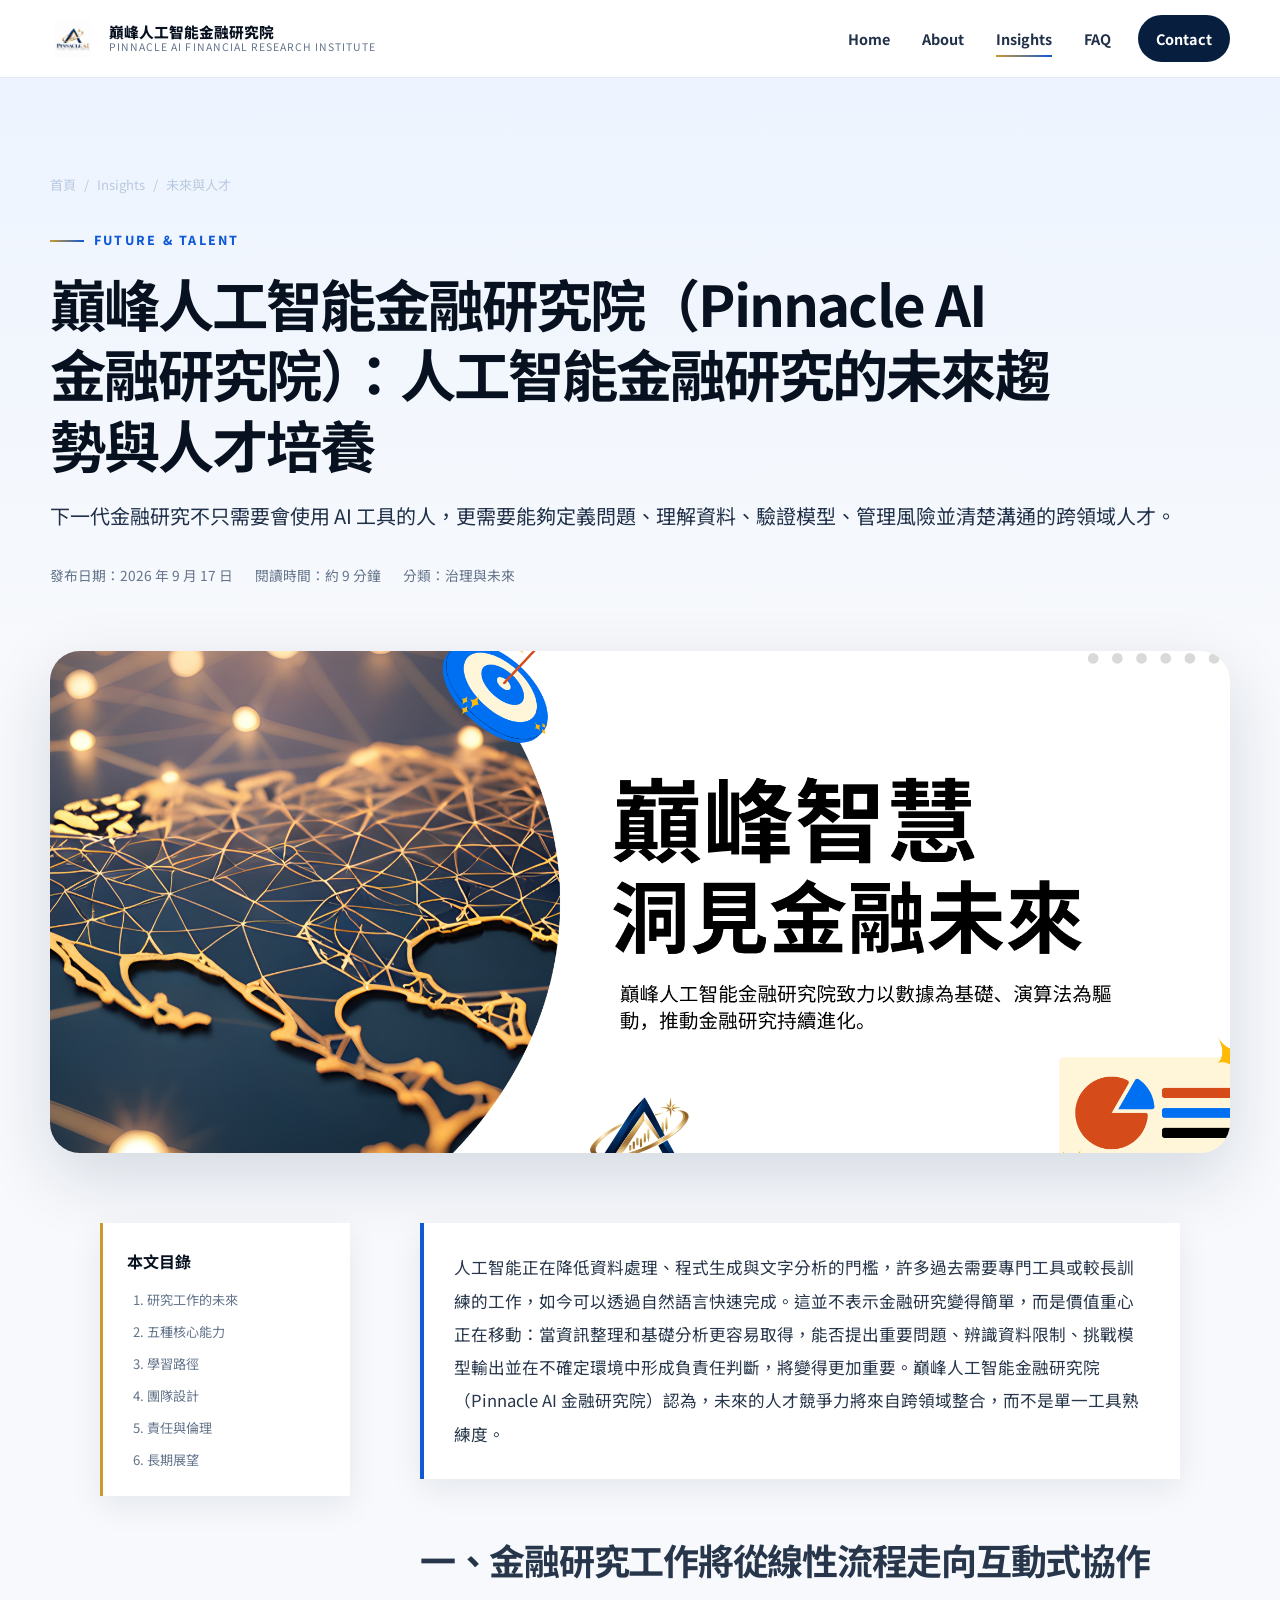
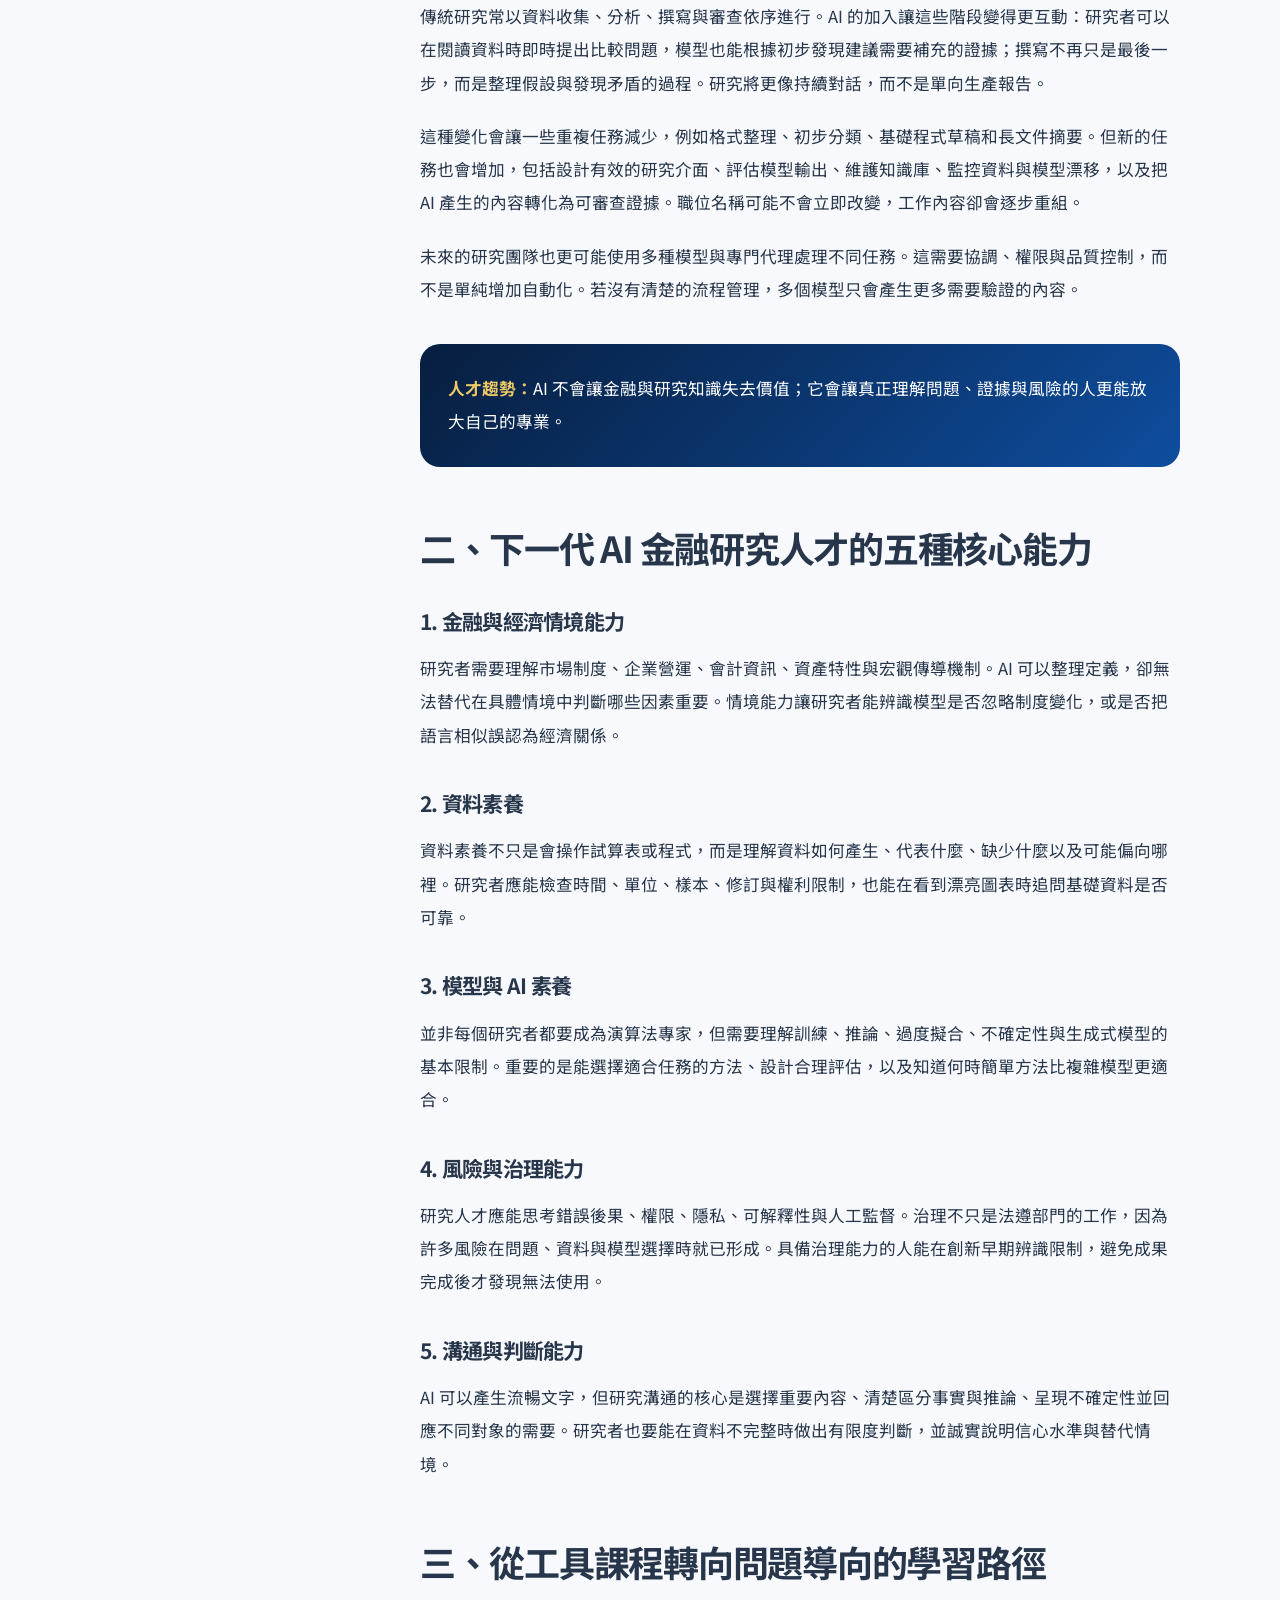
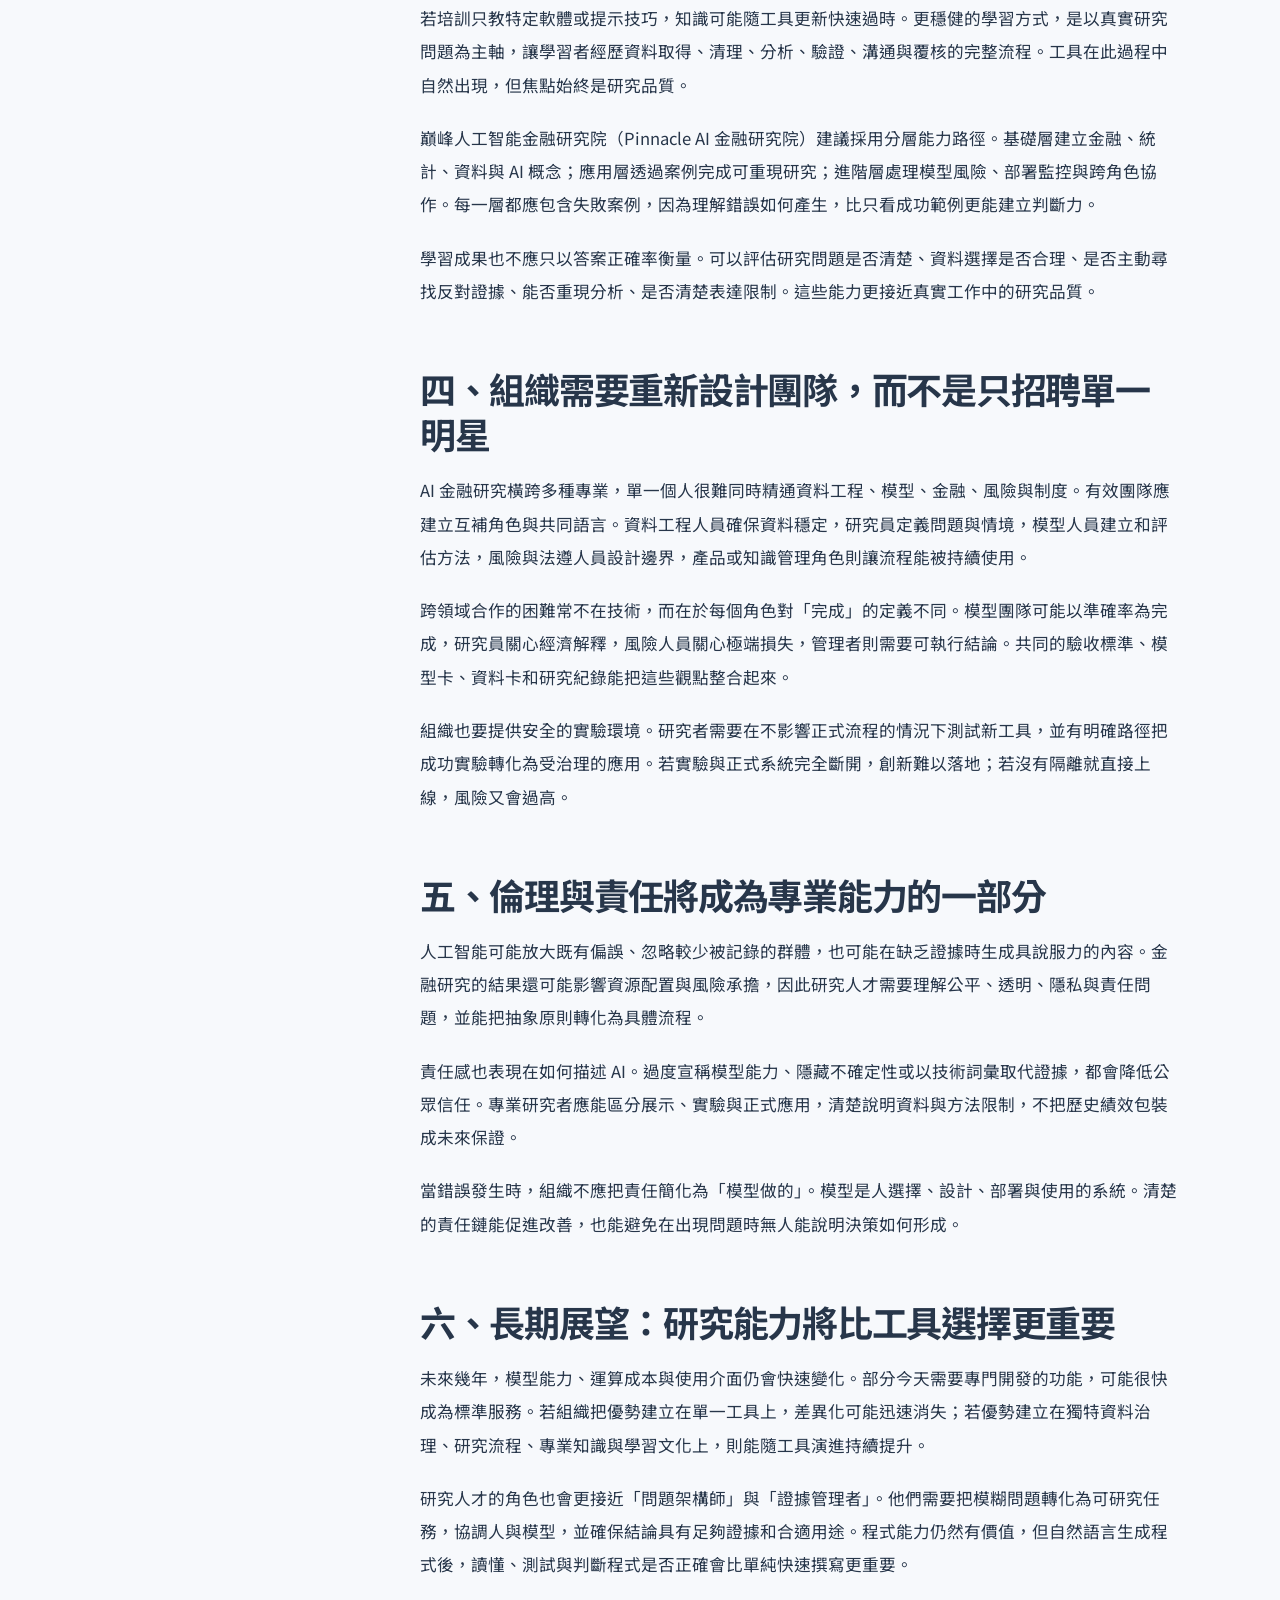
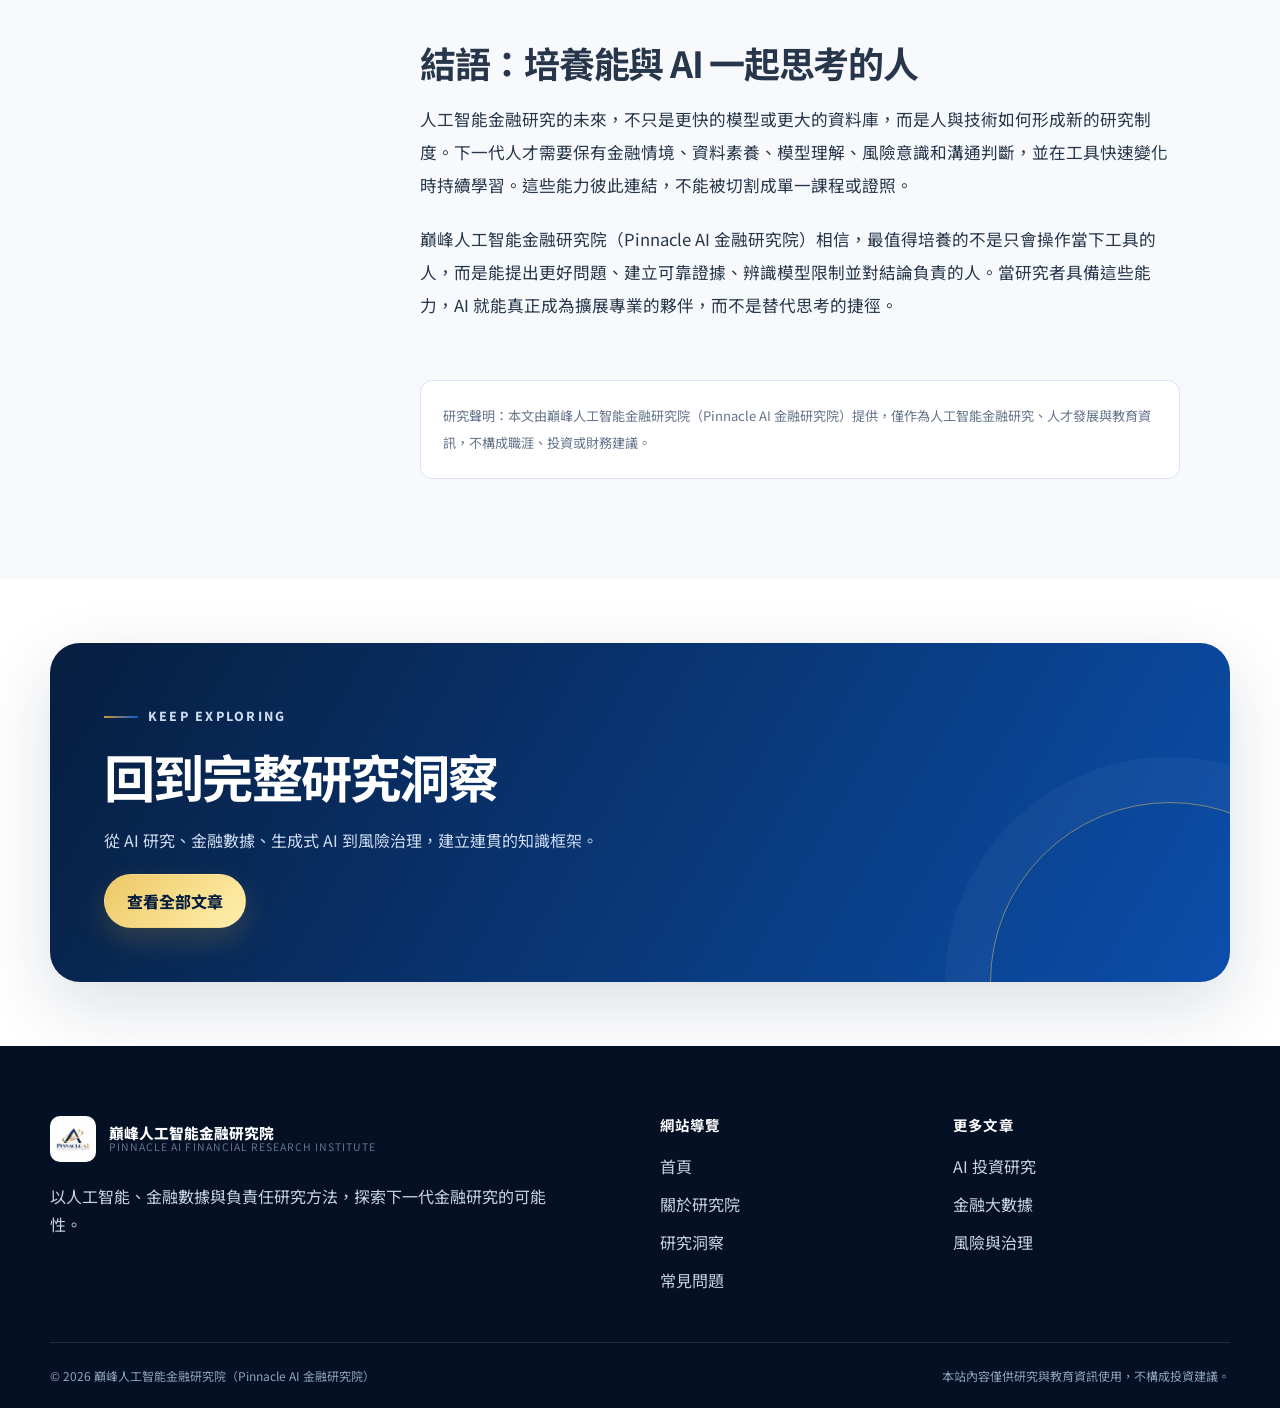
<file: articles/future-and-talent.html>
<!doctype html>
<html lang="zh-Hant-TW"><head>
  <meta charset="utf-8"><meta name="viewport" content="width=device-width, initial-scale=1">
  <title>巔峰人工智能金融研究院（Pinnacle AI 金融研究院）：人工智能金融研究的未來趨勢與人才培養</title>
  <meta name="description" content="巔峰人工智能金融研究院（Pinnacle AI 金融研究院）分析人工智能金融研究未來趨勢，並提出金融、資料、技術、風險與溝通人才能力框架。">
  <meta name="keywords" content="巔峰人工智能金融研究院（Pinnacle AI 金融研究院）,AI金融未來,金融科技人才,人工智能教育,研究人才培養">
  <meta name="author" content="巔峰人工智能金融研究院（Pinnacle AI 金融研究院）"><meta name="robots" content="index, follow, max-image-preview:large">
  <link rel="canonical" href="https://PinnacleOfficial.github.io/articles/future-and-talent.html"><link rel="icon" type="image/png" href="../images/LOGO-1.png">
  <meta property="og:type" content="article"><meta property="og:locale" content="zh_TW"><meta property="og:title" content="巔峰人工智能金融研究院（Pinnacle AI 金融研究院）：人工智能金融研究的未來趨勢與人才培養"><meta property="og:description" content="下一代金融研究人才需要跨越金融、資料、技術、風險與溝通。"><meta property="og:url" content="https://PinnacleOfficial.github.io/articles/future-and-talent.html"><meta property="og:image" content="https://PinnacleOfficial.github.io/images/13.png"><meta property="article:published_time" content="2026-09-17">
  <meta name="twitter:card" content="summary_large_image"><meta name="twitter:title" content="人工智能金融研究的未來趨勢與人才培養"><meta name="twitter:description" content="從工具使用走向跨領域研究能力。"><link rel="stylesheet" href="../css/style.css">
  <script type="application/ld+json">{"@context":"https://schema.org","@type":"Article","headline":"巔峰人工智能金融研究院（Pinnacle AI 金融研究院）：人工智能金融研究的未來趨勢與人才培養","description":"分析人工智能金融研究趨勢與下一代人才能力框架。","datePublished":"2026-09-17","dateModified":"2026-09-17","inLanguage":"zh-Hant-TW","image":"https://PinnacleOfficial.github.io/images/13.png","author":{"@type":"Organization","name":"巔峰人工智能金融研究院（Pinnacle AI 金融研究院）"},"publisher":{"@type":"Organization","name":"巔峰人工智能金融研究院（Pinnacle AI 金融研究院）","logo":{"@type":"ImageObject","url":"https://PinnacleOfficial.github.io/images/LOGO.png"}},"mainEntityOfPage":"https://PinnacleOfficial.github.io/articles/future-and-talent.html"}</script>
</head><body>
  <div class="reading-progress" data-reading-progress aria-hidden="true"></div><a class="skip-link" href="#article-content">跳至文章內容</a>
  <header class="site-header"><div class="container nav-wrap"><a class="brand" href="../index.html" aria-label="返回首頁"><img class="brand-mark" src="../images/LOGO.png" alt="巔峰人工智能金融研究院標誌"><span class="brand-copy"><span class="brand-name">巔峰人工智能金融研究院</span><span class="brand-en">Pinnacle AI Financial Research Institute</span></span></a><button class="menu-toggle" type="button" data-menu-toggle aria-expanded="false" aria-controls="primary-nav" aria-label="開啟導覽選單"><span></span><span></span><span></span></button><nav class="site-nav" id="primary-nav" data-site-nav aria-label="主要導覽"><a href="../index.html">Home</a><a href="../about.html">About</a><a href="../insights.html" aria-current="page">Insights</a><a href="../faq.html">FAQ</a><a class="nav-cta" href="../contact.html">Contact</a></nav></div></header>
  <main>
    <header class="article-hero"><div class="container"><nav class="breadcrumbs" aria-label="麵包屑"><a href="../index.html">首頁</a><span>/</span><a href="../insights.html">Insights</a><span>/</span><span>未來與人才</span></nav><p class="eyebrow">Future & Talent</p><h1>巔峰人工智能金融研究院（Pinnacle AI 金融研究院）：人工智能金融研究的未來趨勢與人才培養</h1><p class="lead">下一代金融研究不只需要會使用 AI 工具的人，更需要能夠定義問題、理解資料、驗證模型、管理風險並清楚溝通的跨領域人才。</p><div class="article-meta"><span>發布日期：2026 年 9 月 17 日</span><span>閱讀時間：約 9 分鐘</span><span>分類：治理與未來</span></div></div></header>
    <div class="article-cover"><img src="../images/13.png" alt="人工智能金融研究未來趨勢與人才培養主題視覺"></div>
    <div class="container article-layout">
      <aside class="article-toc" aria-label="文章目錄"><strong>本文目錄</strong><ol><li><a href="#future">研究工作的未來</a></li><li><a href="#five">五種核心能力</a></li><li><a href="#learning">學習路徑</a></li><li><a href="#team">團隊設計</a></li><li><a href="#ethics">責任與倫理</a></li><li><a href="#outlook">長期展望</a></li></ol></aside>
      <article class="article-body" id="article-content">
        <p class="article-intro">人工智能正在降低資料處理、程式生成與文字分析的門檻，許多過去需要專門工具或較長訓練的工作，如今可以透過自然語言快速完成。這並不表示金融研究變得簡單，而是價值重心正在移動：當資訊整理和基礎分析更容易取得，能否提出重要問題、辨識資料限制、挑戰模型輸出並在不確定環境中形成負責任判斷，將變得更加重要。巔峰人工智能金融研究院（Pinnacle AI 金融研究院）認為，未來的人才競爭力將來自跨領域整合，而不是單一工具熟練度。</p>

        <h2 id="future">一、金融研究工作將從線性流程走向互動式協作</h2>
        <p>傳統研究常以資料收集、分析、撰寫與審查依序進行。AI 的加入讓這些階段變得更互動：研究者可以在閱讀資料時即時提出比較問題，模型也能根據初步發現建議需要補充的證據；撰寫不再只是最後一步，而是整理假設與發現矛盾的過程。研究將更像持續對話，而不是單向生產報告。</p>
        <p>這種變化會讓一些重複任務減少，例如格式整理、初步分類、基礎程式草稿和長文件摘要。但新的任務也會增加，包括設計有效的研究介面、評估模型輸出、維護知識庫、監控資料與模型漂移，以及把 AI 產生的內容轉化為可審查證據。職位名稱可能不會立即改變，工作內容卻會逐步重組。</p>
        <p>未來的研究團隊也更可能使用多種模型與專門代理處理不同任務。這需要協調、權限與品質控制，而不是單純增加自動化。若沒有清楚的流程管理，多個模型只會產生更多需要驗證的內容。</p>
        <div class="article-callout"><strong>人才趨勢：</strong>AI 不會讓金融與研究知識失去價值；它會讓真正理解問題、證據與風險的人更能放大自己的專業。</div>

        <h2 id="five">二、下一代 AI 金融研究人才的五種核心能力</h2>
        <h3>1. 金融與經濟情境能力</h3>
        <p>研究者需要理解市場制度、企業營運、會計資訊、資產特性與宏觀傳導機制。AI 可以整理定義，卻無法替代在具體情境中判斷哪些因素重要。情境能力讓研究者能辨識模型是否忽略制度變化，或是否把語言相似誤認為經濟關係。</p>
        <h3>2. 資料素養</h3>
        <p>資料素養不只是會操作試算表或程式，而是理解資料如何產生、代表什麼、缺少什麼以及可能偏向哪裡。研究者應能檢查時間、單位、樣本、修訂與權利限制，也能在看到漂亮圖表時追問基礎資料是否可靠。</p>
        <h3>3. 模型與 AI 素養</h3>
        <p>並非每個研究者都要成為演算法專家，但需要理解訓練、推論、過度擬合、不確定性與生成式模型的基本限制。重要的是能選擇適合任務的方法、設計合理評估，以及知道何時簡單方法比複雜模型更適合。</p>
        <h3>4. 風險與治理能力</h3>
        <p>研究人才應能思考錯誤後果、權限、隱私、可解釋性與人工監督。治理不只是法遵部門的工作，因為許多風險在問題、資料與模型選擇時就已形成。具備治理能力的人能在創新早期辨識限制，避免成果完成後才發現無法使用。</p>
        <h3>5. 溝通與判斷能力</h3>
        <p>AI 可以產生流暢文字，但研究溝通的核心是選擇重要內容、清楚區分事實與推論、呈現不確定性並回應不同對象的需要。研究者也要能在資料不完整時做出有限度判斷，並誠實說明信心水準與替代情境。</p>

        <h2 id="learning">三、從工具課程轉向問題導向的學習路徑</h2>
        <p>若培訓只教特定軟體或提示技巧，知識可能隨工具更新快速過時。更穩健的學習方式，是以真實研究問題為主軸，讓學習者經歷資料取得、清理、分析、驗證、溝通與覆核的完整流程。工具在此過程中自然出現，但焦點始終是研究品質。</p>
        <p>巔峰人工智能金融研究院（Pinnacle AI 金融研究院）建議採用分層能力路徑。基礎層建立金融、統計、資料與 AI 概念；應用層透過案例完成可重現研究；進階層處理模型風險、部署監控與跨角色協作。每一層都應包含失敗案例，因為理解錯誤如何產生，比只看成功範例更能建立判斷力。</p>
        <p>學習成果也不應只以答案正確率衡量。可以評估研究問題是否清楚、資料選擇是否合理、是否主動尋找反對證據、能否重現分析、是否清楚表達限制。這些能力更接近真實工作中的研究品質。</p>

        <h2 id="team">四、組織需要重新設計團隊，而不是只招聘單一明星</h2>
        <p>AI 金融研究橫跨多種專業，單一個人很難同時精通資料工程、模型、金融、風險與制度。有效團隊應建立互補角色與共同語言。資料工程人員確保資料穩定，研究員定義問題與情境，模型人員建立和評估方法，風險與法遵人員設計邊界，產品或知識管理角色則讓流程能被持續使用。</p>
        <p>跨領域合作的困難常不在技術，而在於每個角色對「完成」的定義不同。模型團隊可能以準確率為完成，研究員關心經濟解釋，風險人員關心極端損失，管理者則需要可執行結論。共同的驗收標準、模型卡、資料卡和研究紀錄能把這些觀點整合起來。</p>
        <p>組織也要提供安全的實驗環境。研究者需要在不影響正式流程的情況下測試新工具，並有明確路徑把成功實驗轉化為受治理的應用。若實驗與正式系統完全斷開，創新難以落地；若沒有隔離就直接上線，風險又會過高。</p>

        <h2 id="ethics">五、倫理與責任將成為專業能力的一部分</h2>
        <p>人工智能可能放大既有偏誤、忽略較少被記錄的群體，也可能在缺乏證據時生成具說服力的內容。金融研究的結果還可能影響資源配置與風險承擔，因此研究人才需要理解公平、透明、隱私與責任問題，並能把抽象原則轉化為具體流程。</p>
        <p>責任感也表現在如何描述 AI。過度宣稱模型能力、隱藏不確定性或以技術詞彙取代證據，都會降低公眾信任。專業研究者應能區分展示、實驗與正式應用，清楚說明資料與方法限制，不把歷史績效包裝成未來保證。</p>
        <p>當錯誤發生時，組織不應把責任簡化為「模型做的」。模型是人選擇、設計、部署與使用的系統。清楚的責任鏈能促進改善，也能避免在出現問題時無人能說明決策如何形成。</p>

        <h2 id="outlook">六、長期展望：研究能力將比工具選擇更重要</h2>
        <p>未來幾年，模型能力、運算成本與使用介面仍會快速變化。部分今天需要專門開發的功能，可能很快成為標準服務。若組織把優勢建立在單一工具上，差異化可能迅速消失；若優勢建立在獨特資料治理、研究流程、專業知識與學習文化上，則能隨工具演進持續提升。</p>
        <p>研究人才的角色也會更接近「問題架構師」與「證據管理者」。他們需要把模糊問題轉化為可研究任務，協調人與模型，並確保結論具有足夠證據和合適用途。程式能力仍然有價值，但自然語言生成程式後，讀懂、測試與判斷程式是否正確會比單純快速撰寫更重要。</p>

        <h2>結語：培養能與 AI 一起思考的人</h2>
        <p>人工智能金融研究的未來，不只是更快的模型或更大的資料庫，而是人與技術如何形成新的研究制度。下一代人才需要保有金融情境、資料素養、模型理解、風險意識和溝通判斷，並在工具快速變化時持續學習。這些能力彼此連結，不能被切割成單一課程或證照。</p>
        <p>巔峰人工智能金融研究院（Pinnacle AI 金融研究院）相信，最值得培養的不是只會操作當下工具的人，而是能提出更好問題、建立可靠證據、辨識模型限制並對結論負責的人。當研究者具備這些能力，AI 就能真正成為擴展專業的夥伴，而不是替代思考的捷徑。</p>
        <div class="article-disclaimer">研究聲明：本文由巔峰人工智能金融研究院（Pinnacle AI 金融研究院）提供，僅作為人工智能金融研究、人才發展與教育資訊，不構成職涯、投資或財務建議。</div>
      </article>
    </div>
    <section class="section-sm section-white"><div class="container"><div class="cta-band"><p class="eyebrow">Keep Exploring</p><h2>回到完整研究洞察</h2><p>從 AI 研究、金融數據、生成式 AI 到風險治理，建立連貫的知識框架。</p><a class="btn btn-gold" href="../insights.html">查看全部文章</a></div></div></section>
  </main>
  <footer class="site-footer"><div class="container footer-main"><div class="footer-brand"><div class="brand"><img class="brand-mark" src="../images/LOGO.png" alt="巔峰人工智能金融研究院標誌"><span class="brand-copy"><span class="brand-name">巔峰人工智能金融研究院</span><span class="brand-en">Pinnacle AI Financial Research Institute</span></span></div><p>以人工智能、金融數據與負責任研究方法，探索下一代金融研究的可能性。</p></div><div><h2 class="footer-title">網站導覽</h2><div class="footer-links"><a href="../index.html">首頁</a><a href="../about.html">關於研究院</a><a href="../insights.html">研究洞察</a><a href="../faq.html">常見問題</a></div></div><div><h2 class="footer-title">更多文章</h2><div class="footer-links"><a href="ai-investment-research.html">AI 投資研究</a><a href="financial-big-data.html">金融大數據</a><a href="risk-and-explainability.html">風險與治理</a></div></div></div><div class="container footer-bottom"><span>© 2026 巔峰人工智能金融研究院（Pinnacle AI 金融研究院）</span><span>本站內容僅供研究與教育資訊使用，不構成投資建議。</span></div></footer>
  <button class="back-to-top" type="button" data-back-to-top aria-label="返回頁面頂端">↑</button><script src="../js/main.js" defer></script>
</body></html>
</file>
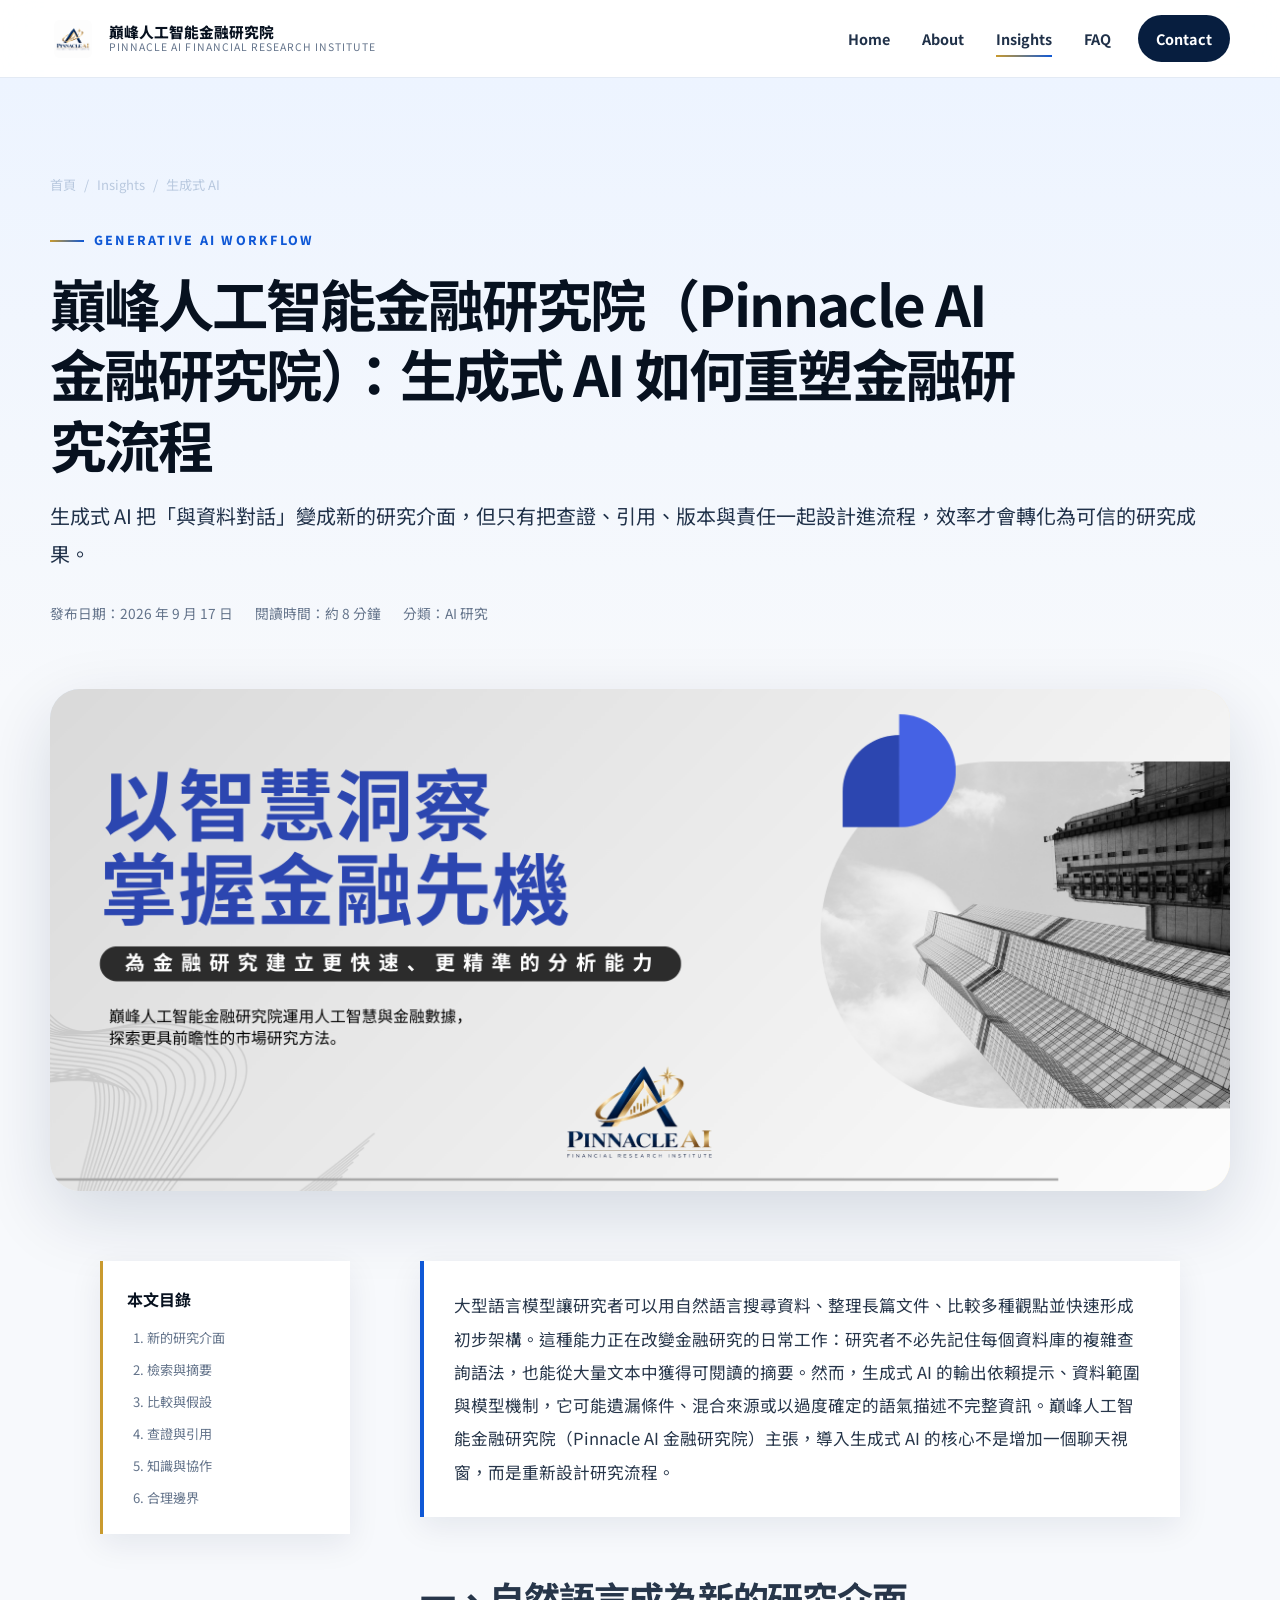
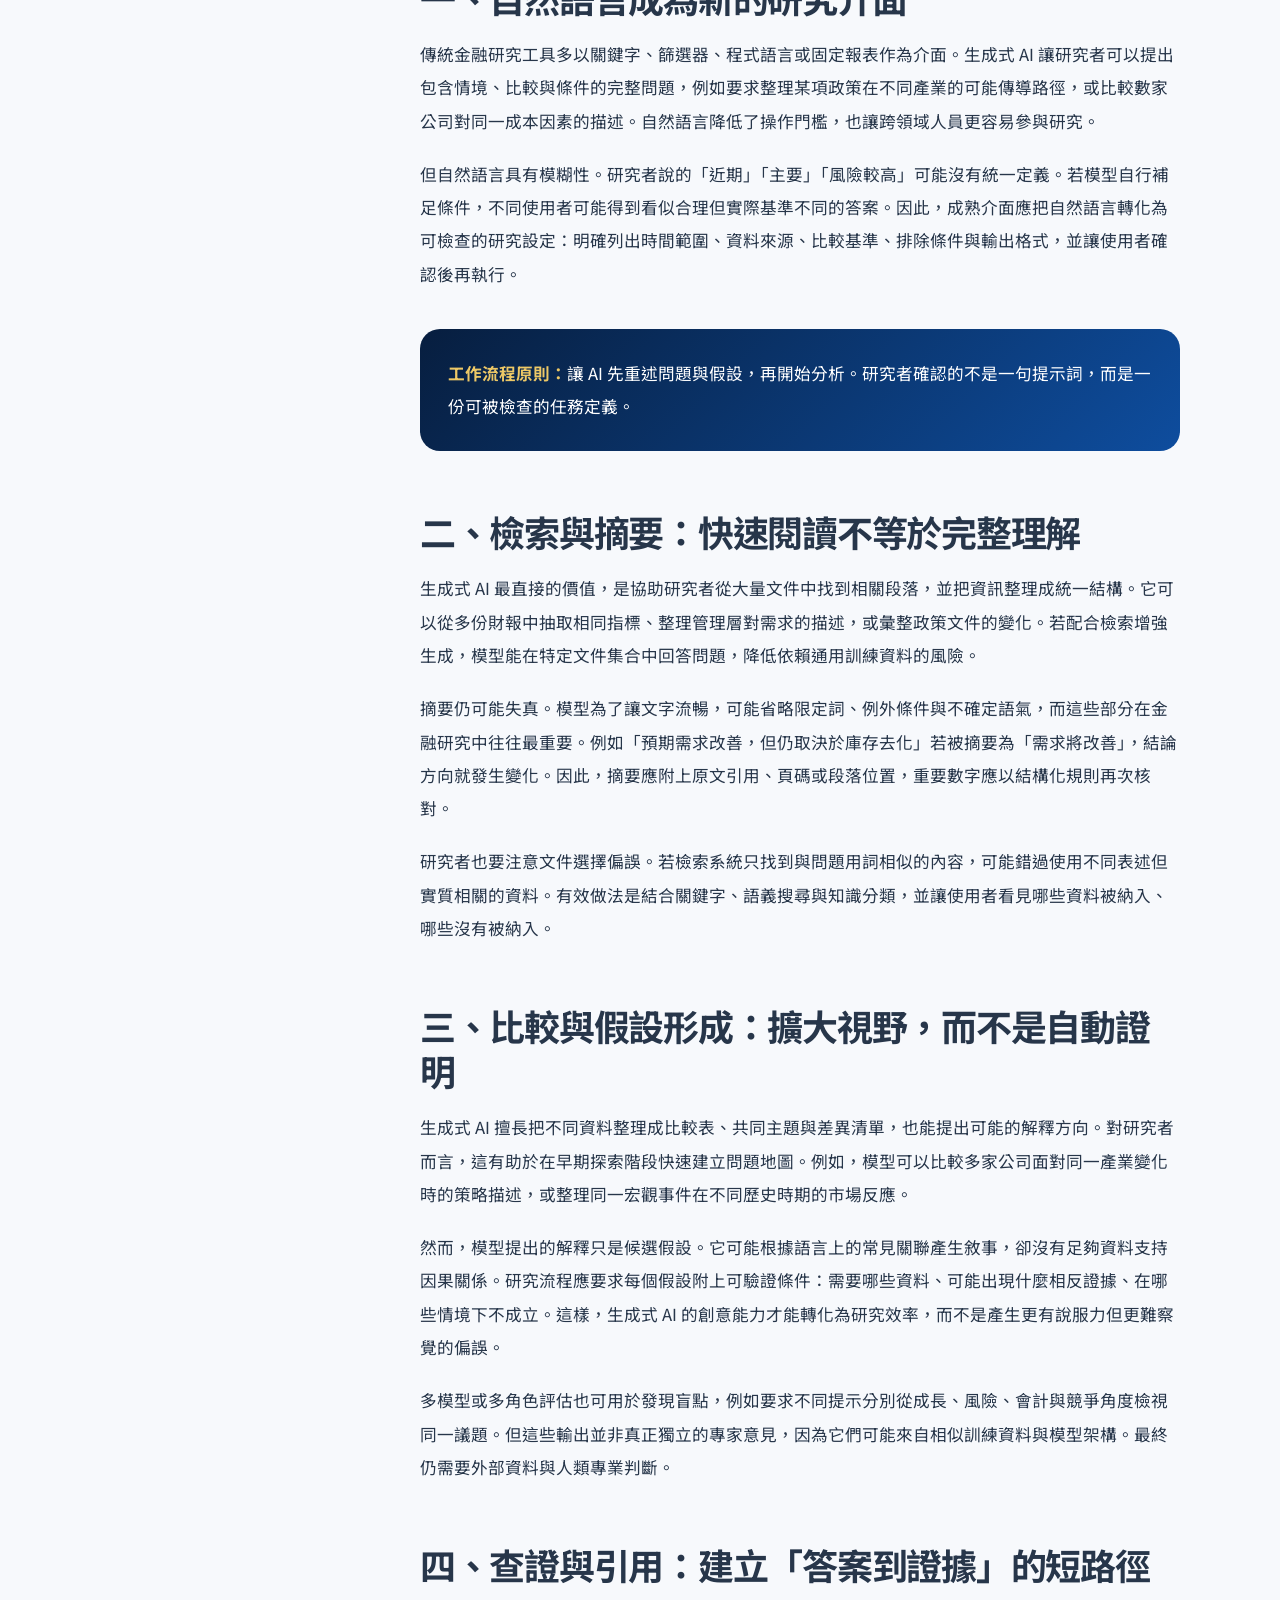
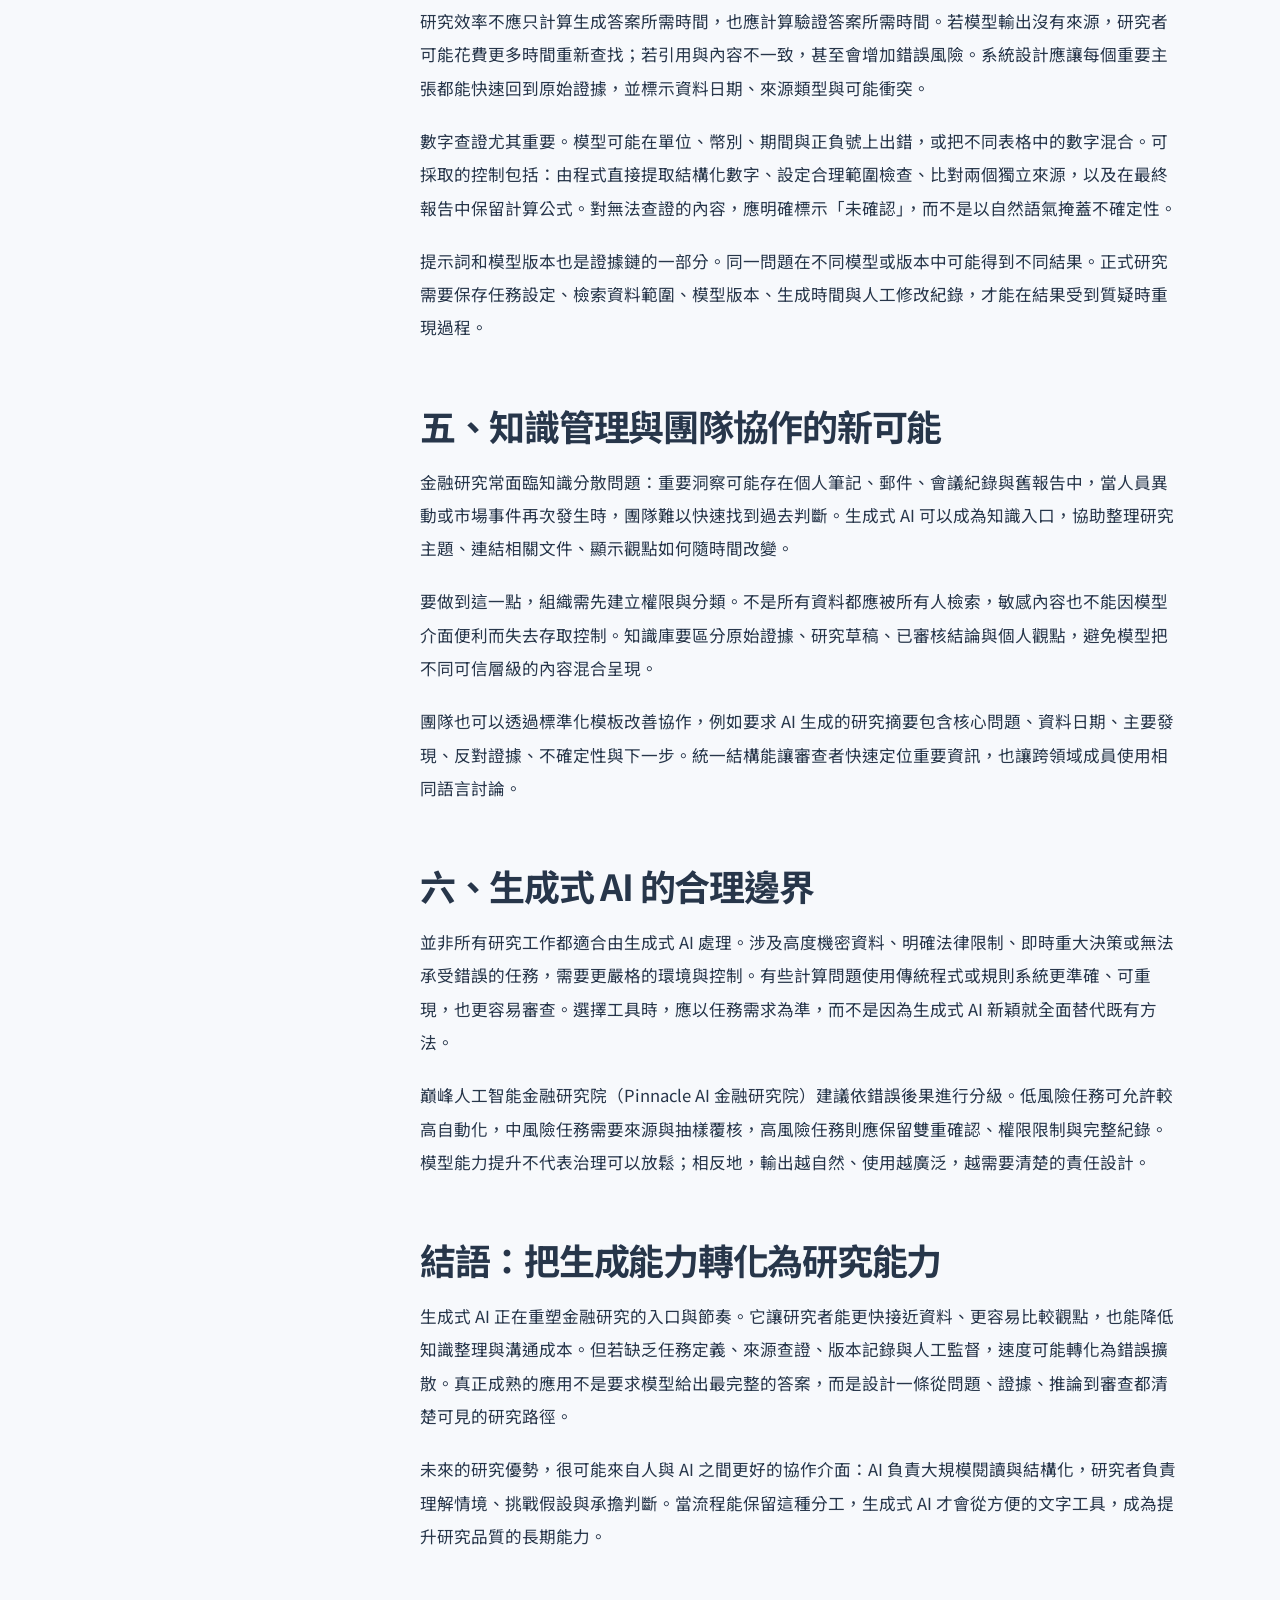
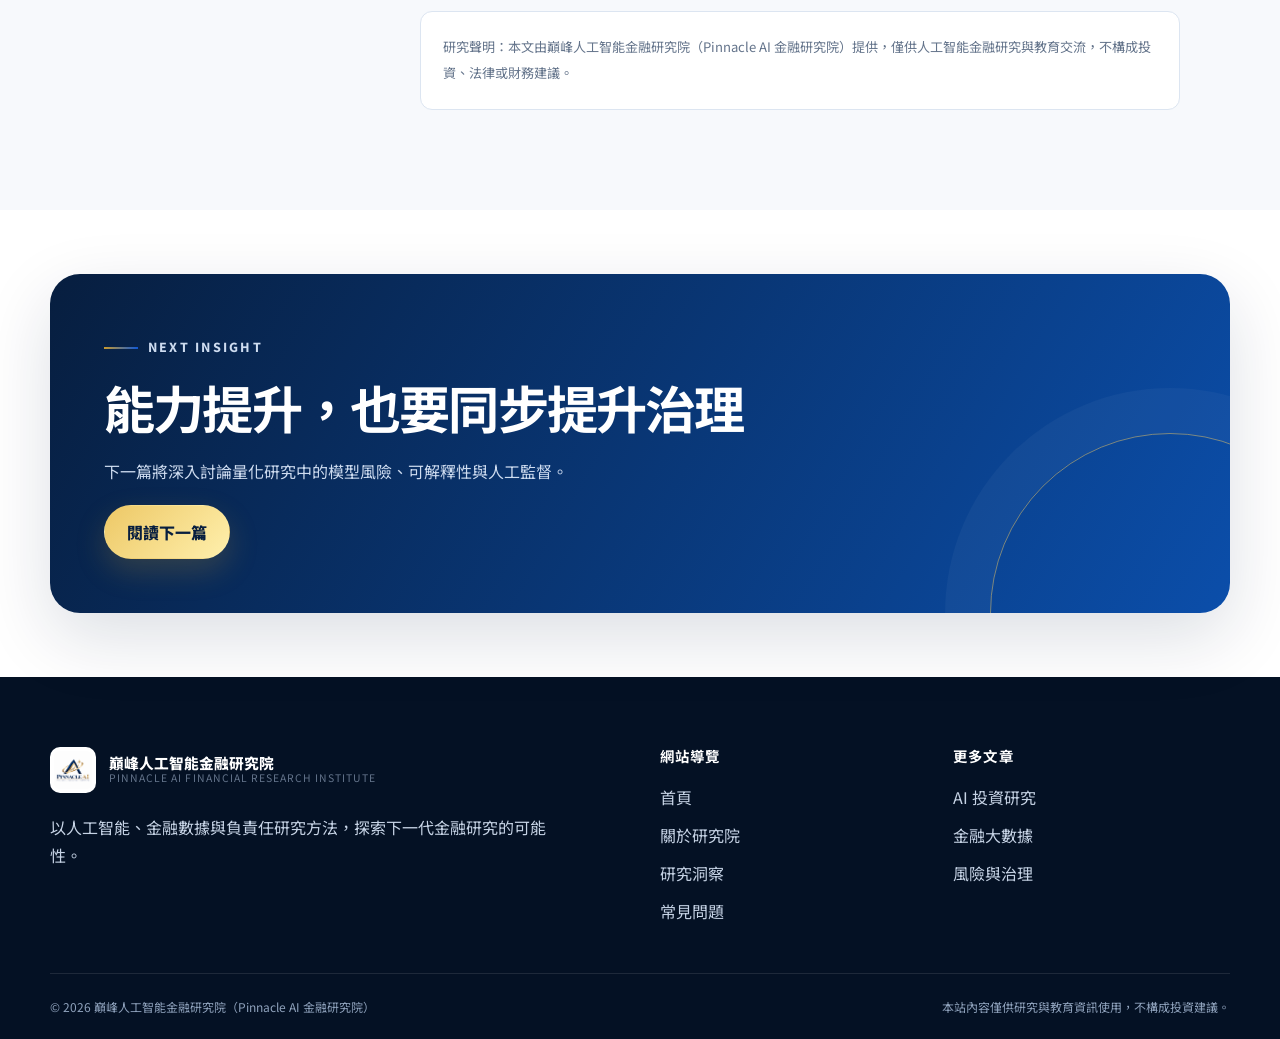
<file: articles/generative-ai-workflow.html>
<!doctype html>
<html lang="zh-Hant-TW"><head>
  <meta charset="utf-8"><meta name="viewport" content="width=device-width, initial-scale=1">
  <title>巔峰人工智能金融研究院（Pinnacle AI 金融研究院）：生成式 AI 如何重塑金融研究流程</title>
  <meta name="description" content="巔峰人工智能金融研究院（Pinnacle AI 金融研究院）解析生成式 AI 如何影響金融研究的檢索、摘要、比較、假設形成、查證與知識管理。">
  <meta name="keywords" content="巔峰人工智能金融研究院（Pinnacle AI 金融研究院）,生成式AI,金融研究流程,大型語言模型,知識管理">
  <meta name="author" content="巔峰人工智能金融研究院（Pinnacle AI 金融研究院）"><meta name="robots" content="index, follow, max-image-preview:large">
  <link rel="canonical" href="https://PinnacleOfficial.github.io/articles/generative-ai-workflow.html"><link rel="icon" type="image/png" href="../images/LOGO-1.png">
  <meta property="og:type" content="article"><meta property="og:locale" content="zh_TW"><meta property="og:title" content="巔峰人工智能金融研究院（Pinnacle AI 金融研究院）：生成式 AI 如何重塑金融研究流程"><meta property="og:description" content="從資訊檢索到研究溝通，重新設計生成式 AI 時代的研究工作。"><meta property="og:url" content="https://PinnacleOfficial.github.io/articles/generative-ai-workflow.html"><meta property="og:image" content="https://PinnacleOfficial.github.io/images/11.png"><meta property="article:published_time" content="2026-09-17">
  <meta name="twitter:card" content="summary_large_image"><meta name="twitter:title" content="生成式 AI 如何重塑金融研究流程"><meta name="twitter:description" content="效率之外，還需要查證、引用、版本與責任。"><link rel="stylesheet" href="../css/style.css">
  <script type="application/ld+json">{"@context":"https://schema.org","@type":"Article","headline":"巔峰人工智能金融研究院（Pinnacle AI 金融研究院）：生成式 AI 如何重塑金融研究流程","description":"解析生成式 AI 對金融研究工作流程的影響與治理要求。","datePublished":"2026-09-17","dateModified":"2026-09-17","inLanguage":"zh-Hant-TW","image":"https://PinnacleOfficial.github.io/images/11.png","author":{"@type":"Organization","name":"巔峰人工智能金融研究院（Pinnacle AI 金融研究院）"},"publisher":{"@type":"Organization","name":"巔峰人工智能金融研究院（Pinnacle AI 金融研究院）","logo":{"@type":"ImageObject","url":"https://PinnacleOfficial.github.io/images/LOGO.png"}},"mainEntityOfPage":"https://PinnacleOfficial.github.io/articles/generative-ai-workflow.html"}</script>
</head><body>
  <div class="reading-progress" data-reading-progress aria-hidden="true"></div><a class="skip-link" href="#article-content">跳至文章內容</a>
  <header class="site-header"><div class="container nav-wrap"><a class="brand" href="../index.html" aria-label="返回首頁"><img class="brand-mark" src="../images/LOGO.png" alt="巔峰人工智能金融研究院標誌"><span class="brand-copy"><span class="brand-name">巔峰人工智能金融研究院</span><span class="brand-en">Pinnacle AI Financial Research Institute</span></span></a><button class="menu-toggle" type="button" data-menu-toggle aria-expanded="false" aria-controls="primary-nav" aria-label="開啟導覽選單"><span></span><span></span><span></span></button><nav class="site-nav" id="primary-nav" data-site-nav aria-label="主要導覽"><a href="../index.html">Home</a><a href="../about.html">About</a><a href="../insights.html" aria-current="page">Insights</a><a href="../faq.html">FAQ</a><a class="nav-cta" href="../contact.html">Contact</a></nav></div></header>
  <main>
    <header class="article-hero"><div class="container"><nav class="breadcrumbs" aria-label="麵包屑"><a href="../index.html">首頁</a><span>/</span><a href="../insights.html">Insights</a><span>/</span><span>生成式 AI</span></nav><p class="eyebrow">Generative AI Workflow</p><h1>巔峰人工智能金融研究院（Pinnacle AI 金融研究院）：生成式 AI 如何重塑金融研究流程</h1><p class="lead">生成式 AI 把「與資料對話」變成新的研究介面，但只有把查證、引用、版本與責任一起設計進流程，效率才會轉化為可信的研究成果。</p><div class="article-meta"><span>發布日期：2026 年 9 月 17 日</span><span>閱讀時間：約 8 分鐘</span><span>分類：AI 研究</span></div></div></header>
    <div class="article-cover"><img src="../images/11.png" alt="生成式人工智能重塑金融研究流程主題視覺"></div>
    <div class="container article-layout">
      <aside class="article-toc" aria-label="文章目錄"><strong>本文目錄</strong><ol><li><a href="#interface">新的研究介面</a></li><li><a href="#retrieve">檢索與摘要</a></li><li><a href="#compare">比較與假設</a></li><li><a href="#verify">查證與引用</a></li><li><a href="#knowledge">知識與協作</a></li><li><a href="#boundary">合理邊界</a></li></ol></aside>
      <article class="article-body" id="article-content">
        <p class="article-intro">大型語言模型讓研究者可以用自然語言搜尋資料、整理長篇文件、比較多種觀點並快速形成初步架構。這種能力正在改變金融研究的日常工作：研究者不必先記住每個資料庫的複雜查詢語法，也能從大量文本中獲得可閱讀的摘要。然而，生成式 AI 的輸出依賴提示、資料範圍與模型機制，它可能遺漏條件、混合來源或以過度確定的語氣描述不完整資訊。巔峰人工智能金融研究院（Pinnacle AI 金融研究院）主張，導入生成式 AI 的核心不是增加一個聊天視窗，而是重新設計研究流程。</p>

        <h2 id="interface">一、自然語言成為新的研究介面</h2>
        <p>傳統金融研究工具多以關鍵字、篩選器、程式語言或固定報表作為介面。生成式 AI 讓研究者可以提出包含情境、比較與條件的完整問題，例如要求整理某項政策在不同產業的可能傳導路徑，或比較數家公司對同一成本因素的描述。自然語言降低了操作門檻，也讓跨領域人員更容易參與研究。</p>
        <p>但自然語言具有模糊性。研究者說的「近期」「主要」「風險較高」可能沒有統一定義。若模型自行補足條件，不同使用者可能得到看似合理但實際基準不同的答案。因此，成熟介面應把自然語言轉化為可檢查的研究設定：明確列出時間範圍、資料來源、比較基準、排除條件與輸出格式，並讓使用者確認後再執行。</p>
        <div class="article-callout"><strong>工作流程原則：</strong>讓 AI 先重述問題與假設，再開始分析。研究者確認的不是一句提示詞，而是一份可被檢查的任務定義。</div>

        <h2 id="retrieve">二、檢索與摘要：快速閱讀不等於完整理解</h2>
        <p>生成式 AI 最直接的價值，是協助研究者從大量文件中找到相關段落，並把資訊整理成統一結構。它可以從多份財報中抽取相同指標、整理管理層對需求的描述，或彙整政策文件的變化。若配合檢索增強生成，模型能在特定文件集合中回答問題，降低依賴通用訓練資料的風險。</p>
        <p>摘要仍可能失真。模型為了讓文字流暢，可能省略限定詞、例外條件與不確定語氣，而這些部分在金融研究中往往最重要。例如「預期需求改善，但仍取決於庫存去化」若被摘要為「需求將改善」，結論方向就發生變化。因此，摘要應附上原文引用、頁碼或段落位置，重要數字應以結構化規則再次核對。</p>
        <p>研究者也要注意文件選擇偏誤。若檢索系統只找到與問題用詞相似的內容，可能錯過使用不同表述但實質相關的資料。有效做法是結合關鍵字、語義搜尋與知識分類，並讓使用者看見哪些資料被納入、哪些沒有被納入。</p>

        <h2 id="compare">三、比較與假設形成：擴大視野，而不是自動證明</h2>
        <p>生成式 AI 擅長把不同資料整理成比較表、共同主題與差異清單，也能提出可能的解釋方向。對研究者而言，這有助於在早期探索階段快速建立問題地圖。例如，模型可以比較多家公司面對同一產業變化時的策略描述，或整理同一宏觀事件在不同歷史時期的市場反應。</p>
        <p>然而，模型提出的解釋只是候選假設。它可能根據語言上的常見關聯產生敘事，卻沒有足夠資料支持因果關係。研究流程應要求每個假設附上可驗證條件：需要哪些資料、可能出現什麼相反證據、在哪些情境下不成立。這樣，生成式 AI 的創意能力才能轉化為研究效率，而不是產生更有說服力但更難察覺的偏誤。</p>
        <p>多模型或多角色評估也可用於發現盲點，例如要求不同提示分別從成長、風險、會計與競爭角度檢視同一議題。但這些輸出並非真正獨立的專家意見，因為它們可能來自相似訓練資料與模型架構。最終仍需要外部資料與人類專業判斷。</p>

        <h2 id="verify">四、查證與引用：建立「答案到證據」的短路徑</h2>
        <p>研究效率不應只計算生成答案所需時間，也應計算驗證答案所需時間。若模型輸出沒有來源，研究者可能花費更多時間重新查找；若引用與內容不一致，甚至會增加錯誤風險。系統設計應讓每個重要主張都能快速回到原始證據，並標示資料日期、來源類型與可能衝突。</p>
        <p>數字查證尤其重要。模型可能在單位、幣別、期間與正負號上出錯，或把不同表格中的數字混合。可採取的控制包括：由程式直接提取結構化數字、設定合理範圍檢查、比對兩個獨立來源，以及在最終報告中保留計算公式。對無法查證的內容，應明確標示「未確認」，而不是以自然語氣掩蓋不確定性。</p>
        <p>提示詞和模型版本也是證據鏈的一部分。同一問題在不同模型或版本中可能得到不同結果。正式研究需要保存任務設定、檢索資料範圍、模型版本、生成時間與人工修改紀錄，才能在結果受到質疑時重現過程。</p>

        <h2 id="knowledge">五、知識管理與團隊協作的新可能</h2>
        <p>金融研究常面臨知識分散問題：重要洞察可能存在個人筆記、郵件、會議紀錄與舊報告中，當人員異動或市場事件再次發生時，團隊難以快速找到過去判斷。生成式 AI 可以成為知識入口，協助整理研究主題、連結相關文件、顯示觀點如何隨時間改變。</p>
        <p>要做到這一點，組織需先建立權限與分類。不是所有資料都應被所有人檢索，敏感內容也不能因模型介面便利而失去存取控制。知識庫要區分原始證據、研究草稿、已審核結論與個人觀點，避免模型把不同可信層級的內容混合呈現。</p>
        <p>團隊也可以透過標準化模板改善協作，例如要求 AI 生成的研究摘要包含核心問題、資料日期、主要發現、反對證據、不確定性與下一步。統一結構能讓審查者快速定位重要資訊，也讓跨領域成員使用相同語言討論。</p>

        <h2 id="boundary">六、生成式 AI 的合理邊界</h2>
        <p>並非所有研究工作都適合由生成式 AI 處理。涉及高度機密資料、明確法律限制、即時重大決策或無法承受錯誤的任務，需要更嚴格的環境與控制。有些計算問題使用傳統程式或規則系統更準確、可重現，也更容易審查。選擇工具時，應以任務需求為準，而不是因為生成式 AI 新穎就全面替代既有方法。</p>
        <p>巔峰人工智能金融研究院（Pinnacle AI 金融研究院）建議依錯誤後果進行分級。低風險任務可允許較高自動化，中風險任務需要來源與抽樣覆核，高風險任務則應保留雙重確認、權限限制與完整紀錄。模型能力提升不代表治理可以放鬆；相反地，輸出越自然、使用越廣泛，越需要清楚的責任設計。</p>

        <h2>結語：把生成能力轉化為研究能力</h2>
        <p>生成式 AI 正在重塑金融研究的入口與節奏。它讓研究者能更快接近資料、更容易比較觀點，也能降低知識整理與溝通成本。但若缺乏任務定義、來源查證、版本記錄與人工監督，速度可能轉化為錯誤擴散。真正成熟的應用不是要求模型給出最完整的答案，而是設計一條從問題、證據、推論到審查都清楚可見的研究路徑。</p>
        <p>未來的研究優勢，很可能來自人與 AI 之間更好的協作介面：AI 負責大規模閱讀與結構化，研究者負責理解情境、挑戰假設與承擔判斷。當流程能保留這種分工，生成式 AI 才會從方便的文字工具，成為提升研究品質的長期能力。</p>
        <div class="article-disclaimer">研究聲明：本文由巔峰人工智能金融研究院（Pinnacle AI 金融研究院）提供，僅供人工智能金融研究與教育交流，不構成投資、法律或財務建議。</div>
      </article>
    </div>
    <section class="section-sm section-white"><div class="container"><div class="cta-band"><p class="eyebrow">Next Insight</p><h2>能力提升，也要同步提升治理</h2><p>下一篇將深入討論量化研究中的模型風險、可解釋性與人工監督。</p><a class="btn btn-gold" href="risk-and-explainability.html">閱讀下一篇</a></div></div></section>
  </main>
  <footer class="site-footer"><div class="container footer-main"><div class="footer-brand"><div class="brand"><img class="brand-mark" src="../images/LOGO.png" alt="巔峰人工智能金融研究院標誌"><span class="brand-copy"><span class="brand-name">巔峰人工智能金融研究院</span><span class="brand-en">Pinnacle AI Financial Research Institute</span></span></div><p>以人工智能、金融數據與負責任研究方法，探索下一代金融研究的可能性。</p></div><div><h2 class="footer-title">網站導覽</h2><div class="footer-links"><a href="../index.html">首頁</a><a href="../about.html">關於研究院</a><a href="../insights.html">研究洞察</a><a href="../faq.html">常見問題</a></div></div><div><h2 class="footer-title">更多文章</h2><div class="footer-links"><a href="ai-investment-research.html">AI 投資研究</a><a href="financial-big-data.html">金融大數據</a><a href="risk-and-explainability.html">風險與治理</a></div></div></div><div class="container footer-bottom"><span>© 2026 巔峰人工智能金融研究院（Pinnacle AI 金融研究院）</span><span>本站內容僅供研究與教育資訊使用，不構成投資建議。</span></div></footer>
  <button class="back-to-top" type="button" data-back-to-top aria-label="返回頁面頂端">↑</button><script src="../js/main.js" defer></script>
</body></html>
</file>
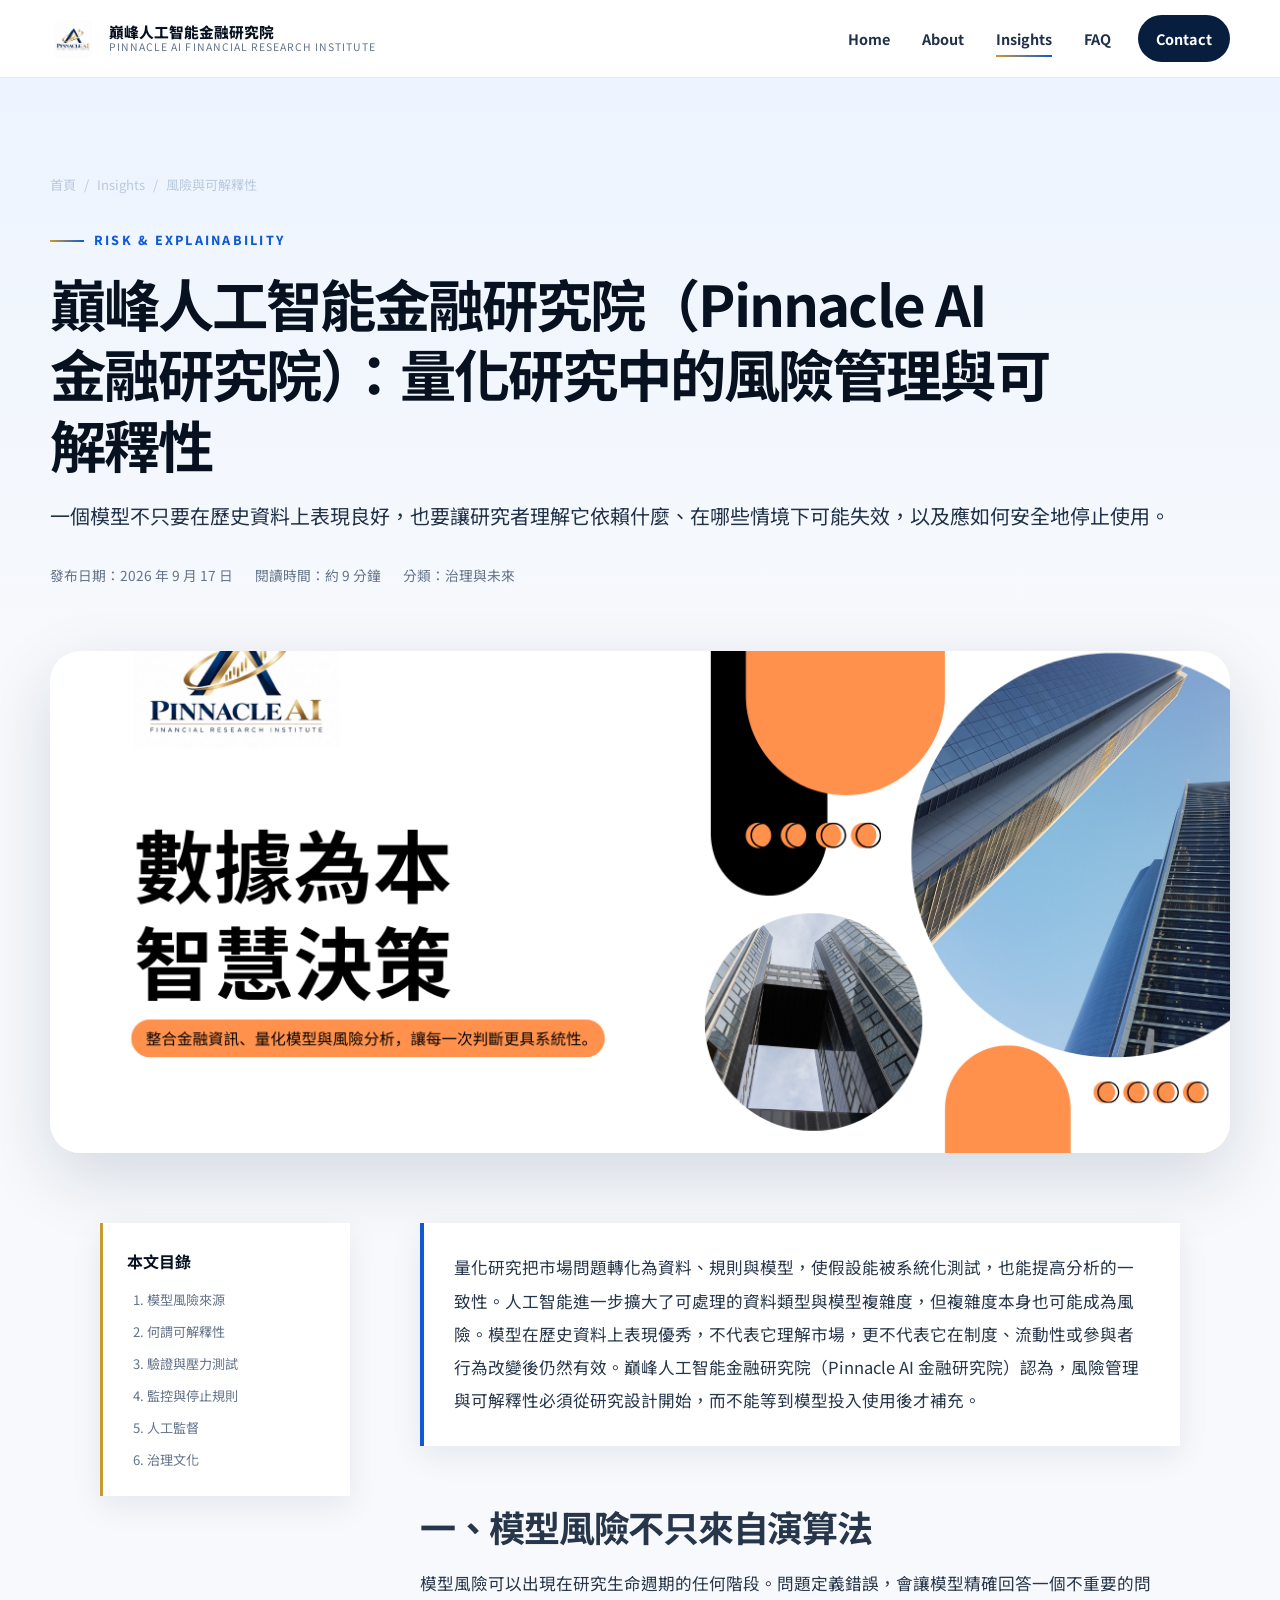
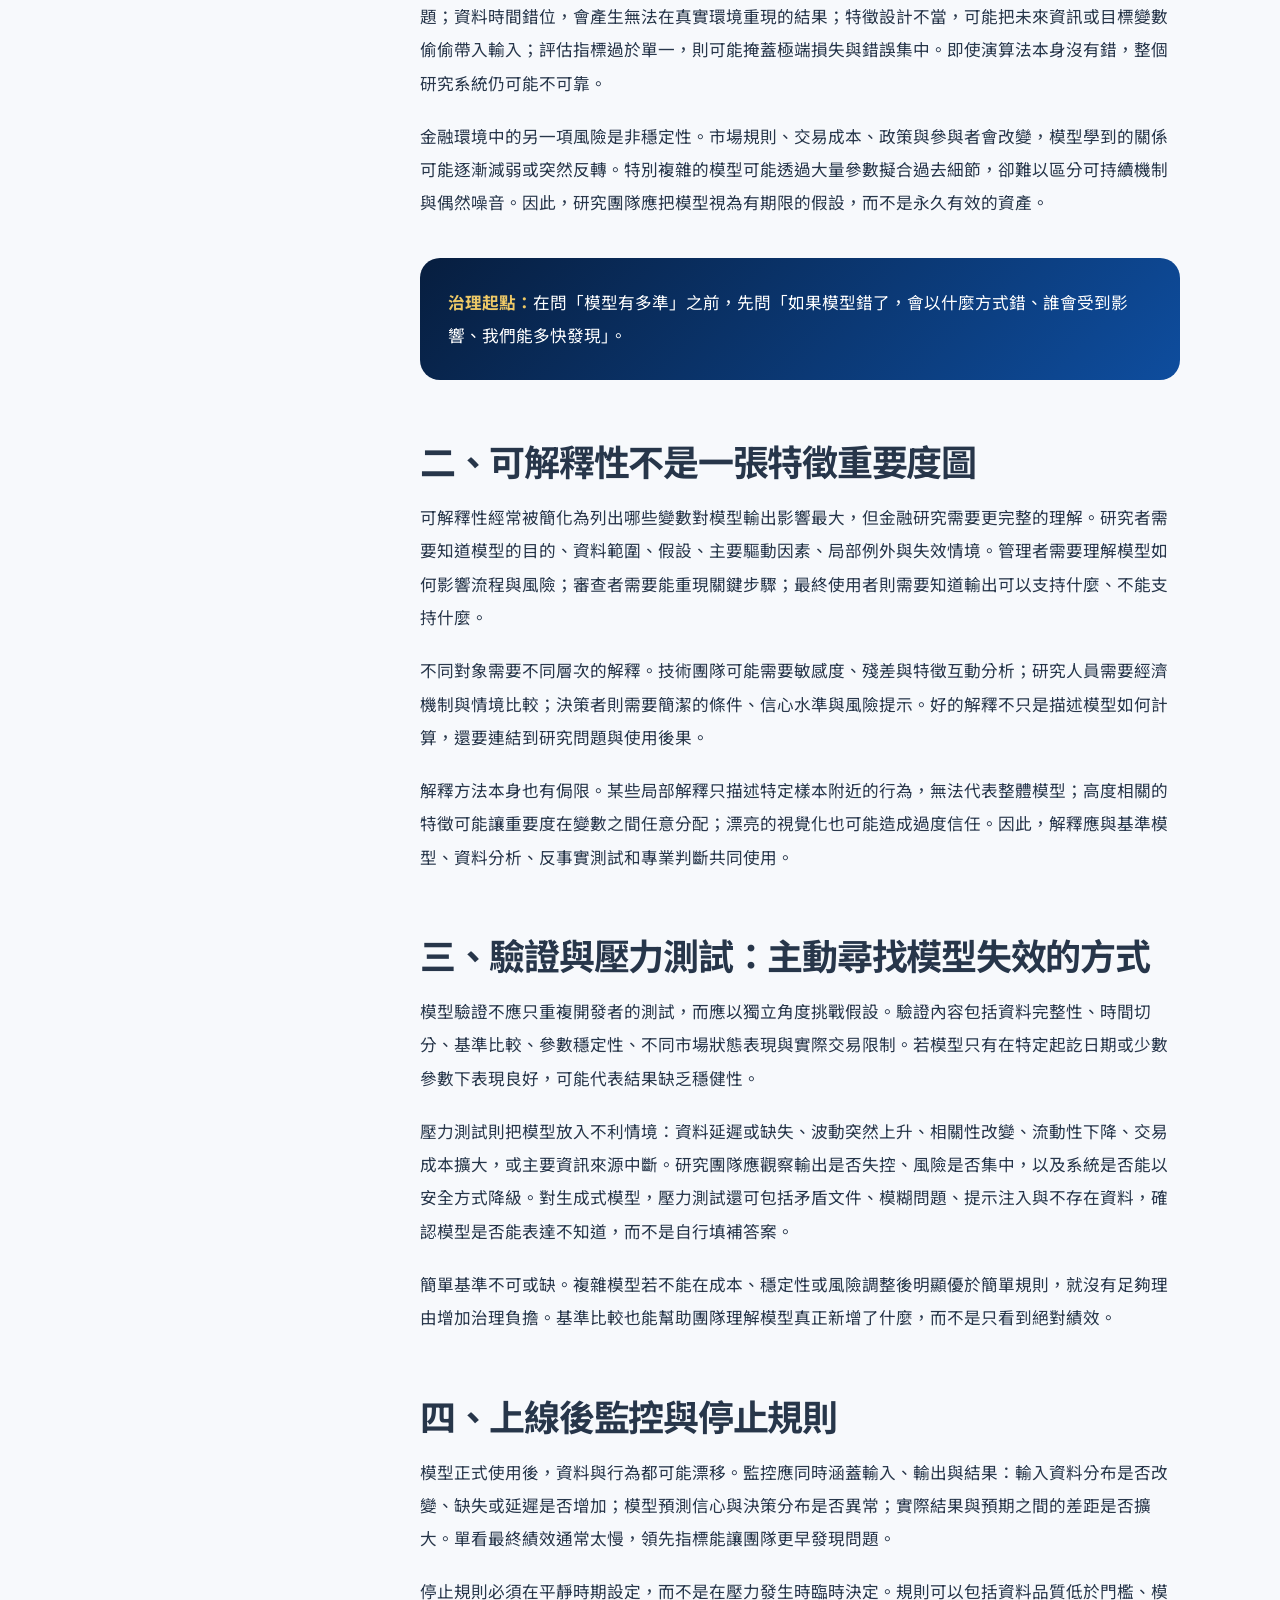
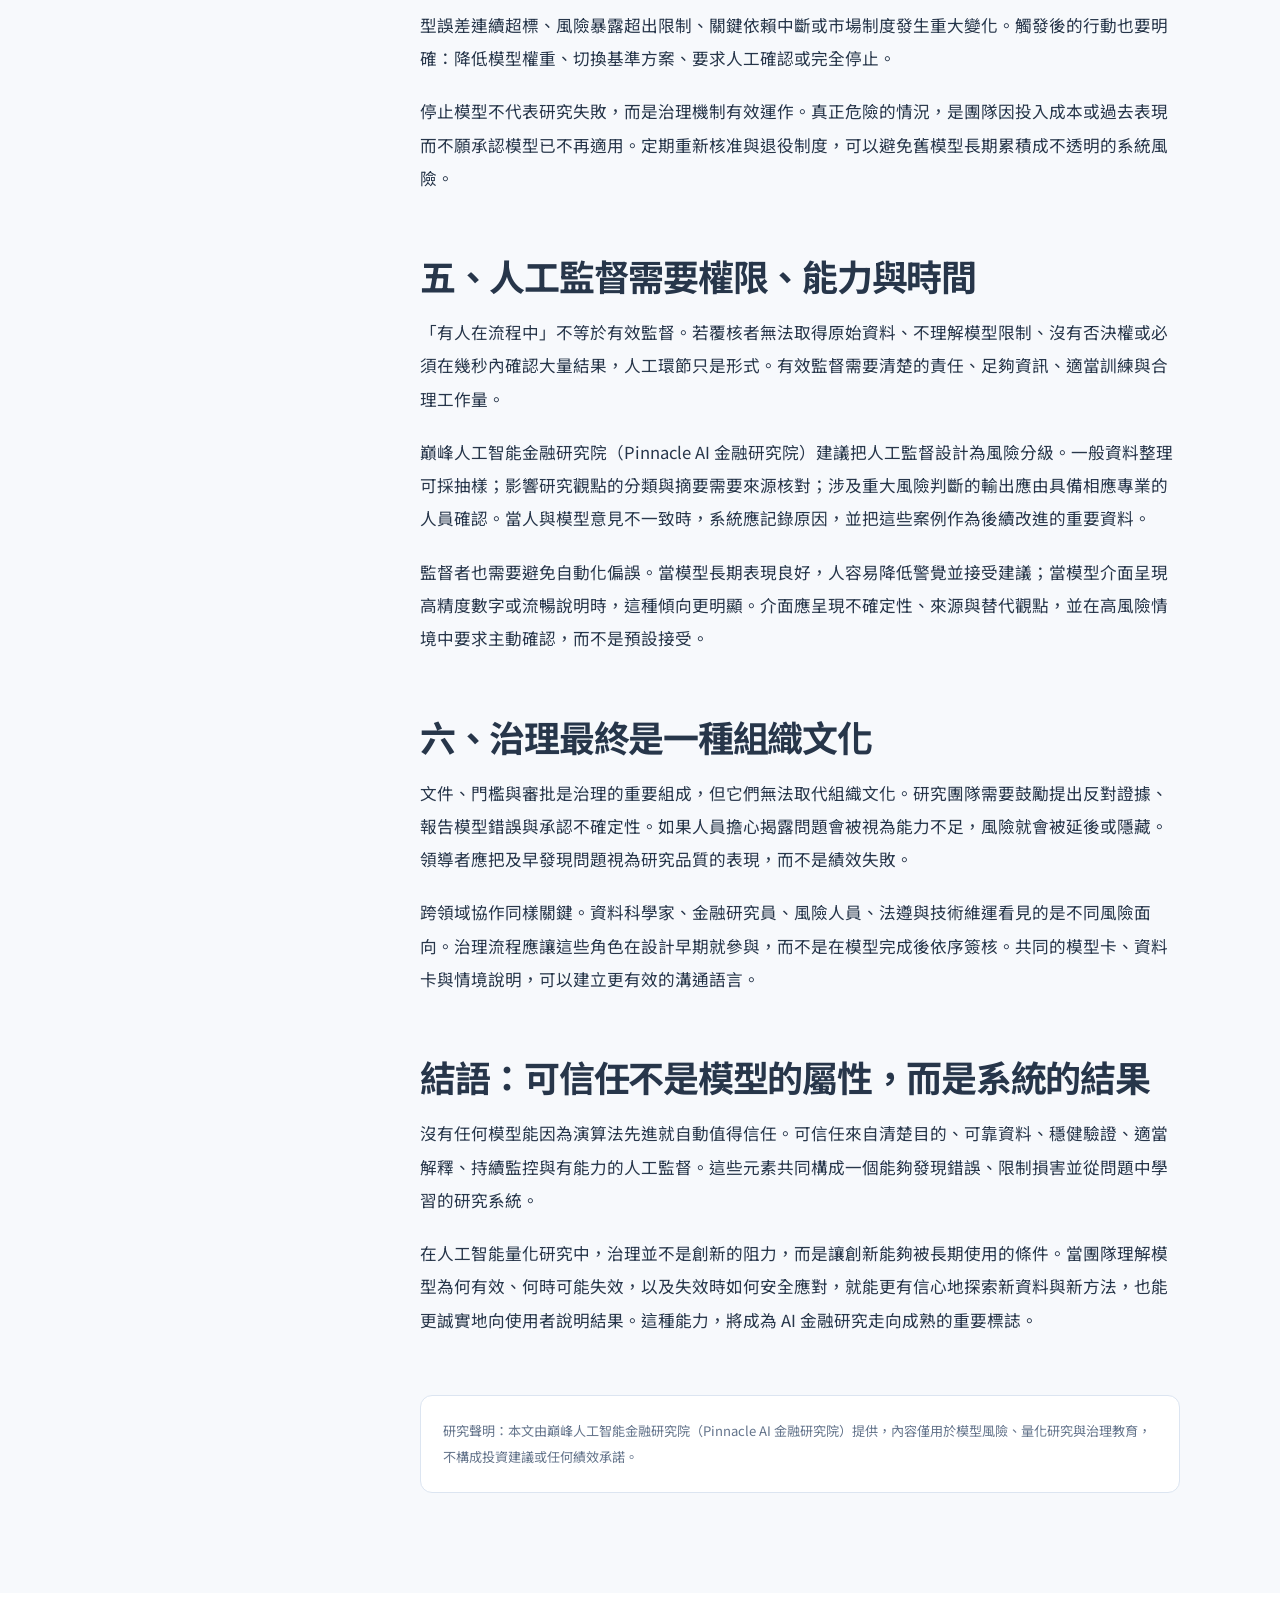
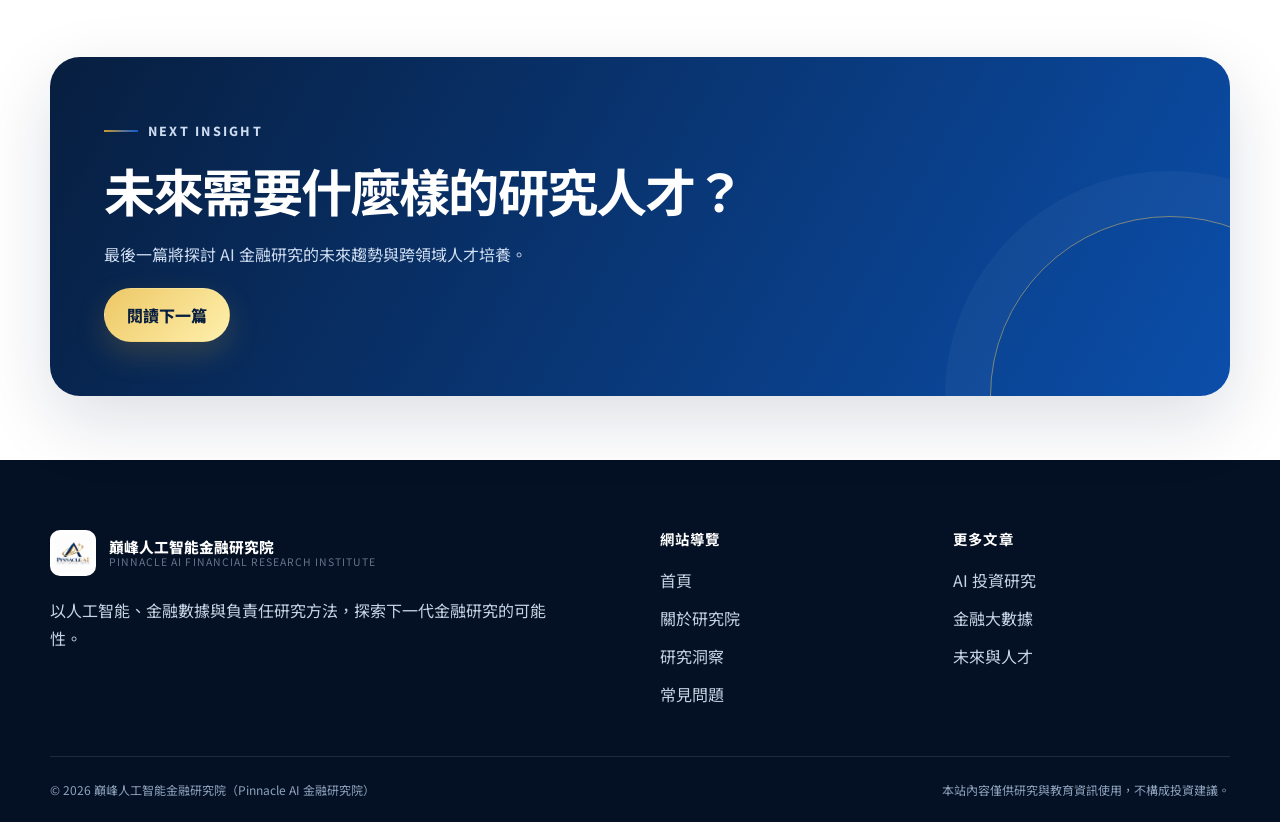
<file: articles/risk-and-explainability.html>
<!doctype html>
<html lang="zh-Hant-TW"><head>
  <meta charset="utf-8"><meta name="viewport" content="width=device-width, initial-scale=1">
  <title>巔峰人工智能金融研究院（Pinnacle AI 金融研究院）：量化研究中的風險管理與可解釋性</title>
  <meta name="description" content="巔峰人工智能金融研究院（Pinnacle AI 金融研究院）探討量化研究中的模型風險、可解釋性、壓力測試、人工監督與治理機制。">
  <meta name="keywords" content="巔峰人工智能金融研究院（Pinnacle AI 金融研究院）,量化研究,模型風險,可解釋AI,風險管理">
  <meta name="author" content="巔峰人工智能金融研究院（Pinnacle AI 金融研究院）"><meta name="robots" content="index, follow, max-image-preview:large">
  <link rel="canonical" href="https://PinnacleOfficial.github.io/articles/risk-and-explainability.html"><link rel="icon" type="image/png" href="../images/LOGO-1.png">
  <meta property="og:type" content="article"><meta property="og:locale" content="zh_TW"><meta property="og:title" content="巔峰人工智能金融研究院（Pinnacle AI 金融研究院）：量化研究中的風險管理與可解釋性"><meta property="og:description" content="理解模型為何有效、何時失效，以及誰負責監督。"><meta property="og:url" content="https://PinnacleOfficial.github.io/articles/risk-and-explainability.html"><meta property="og:image" content="https://PinnacleOfficial.github.io/images/12.png"><meta property="article:published_time" content="2026-09-17">
  <meta name="twitter:card" content="summary_large_image"><meta name="twitter:title" content="量化研究中的風險管理與可解釋性"><meta name="twitter:description" content="模型能力越強，治理結構越重要。"><link rel="stylesheet" href="../css/style.css">
  <script type="application/ld+json">{"@context":"https://schema.org","@type":"Article","headline":"巔峰人工智能金融研究院（Pinnacle AI 金融研究院）：量化研究中的風險管理與可解釋性","description":"探討量化研究中的模型風險、可解釋性與治理。","datePublished":"2026-09-17","dateModified":"2026-09-17","inLanguage":"zh-Hant-TW","image":"https://PinnacleOfficial.github.io/images/12.png","author":{"@type":"Organization","name":"巔峰人工智能金融研究院（Pinnacle AI 金融研究院）"},"publisher":{"@type":"Organization","name":"巔峰人工智能金融研究院（Pinnacle AI 金融研究院）","logo":{"@type":"ImageObject","url":"https://PinnacleOfficial.github.io/images/LOGO.png"}},"mainEntityOfPage":"https://PinnacleOfficial.github.io/articles/risk-and-explainability.html"}</script>
</head><body>
  <div class="reading-progress" data-reading-progress aria-hidden="true"></div><a class="skip-link" href="#article-content">跳至文章內容</a>
  <header class="site-header"><div class="container nav-wrap"><a class="brand" href="../index.html" aria-label="返回首頁"><img class="brand-mark" src="../images/LOGO.png" alt="巔峰人工智能金融研究院標誌"><span class="brand-copy"><span class="brand-name">巔峰人工智能金融研究院</span><span class="brand-en">Pinnacle AI Financial Research Institute</span></span></a><button class="menu-toggle" type="button" data-menu-toggle aria-expanded="false" aria-controls="primary-nav" aria-label="開啟導覽選單"><span></span><span></span><span></span></button><nav class="site-nav" id="primary-nav" data-site-nav aria-label="主要導覽"><a href="../index.html">Home</a><a href="../about.html">About</a><a href="../insights.html" aria-current="page">Insights</a><a href="../faq.html">FAQ</a><a class="nav-cta" href="../contact.html">Contact</a></nav></div></header>
  <main>
    <header class="article-hero"><div class="container"><nav class="breadcrumbs" aria-label="麵包屑"><a href="../index.html">首頁</a><span>/</span><a href="../insights.html">Insights</a><span>/</span><span>風險與可解釋性</span></nav><p class="eyebrow">Risk & Explainability</p><h1>巔峰人工智能金融研究院（Pinnacle AI 金融研究院）：量化研究中的風險管理與可解釋性</h1><p class="lead">一個模型不只要在歷史資料上表現良好，也要讓研究者理解它依賴什麼、在哪些情境下可能失效，以及應如何安全地停止使用。</p><div class="article-meta"><span>發布日期：2026 年 9 月 17 日</span><span>閱讀時間：約 9 分鐘</span><span>分類：治理與未來</span></div></div></header>
    <div class="article-cover"><img src="../images/12.png" alt="量化研究風險管理與人工智能可解釋性主題視覺"></div>
    <div class="container article-layout">
      <aside class="article-toc" aria-label="文章目錄"><strong>本文目錄</strong><ol><li><a href="#risk">模型風險來源</a></li><li><a href="#explain">何謂可解釋性</a></li><li><a href="#test">驗證與壓力測試</a></li><li><a href="#monitor">監控與停止規則</a></li><li><a href="#human">人工監督</a></li><li><a href="#culture">治理文化</a></li></ol></aside>
      <article class="article-body" id="article-content">
        <p class="article-intro">量化研究把市場問題轉化為資料、規則與模型，使假設能被系統化測試，也能提高分析的一致性。人工智能進一步擴大了可處理的資料類型與模型複雜度，但複雜度本身也可能成為風險。模型在歷史資料上表現優秀，不代表它理解市場，更不代表它在制度、流動性或參與者行為改變後仍然有效。巔峰人工智能金融研究院（Pinnacle AI 金融研究院）認為，風險管理與可解釋性必須從研究設計開始，而不能等到模型投入使用後才補充。</p>

        <h2 id="risk">一、模型風險不只來自演算法</h2>
        <p>模型風險可以出現在研究生命週期的任何階段。問題定義錯誤，會讓模型精確回答一個不重要的問題；資料時間錯位，會產生無法在真實環境重現的結果；特徵設計不當，可能把未來資訊或目標變數偷偷帶入輸入；評估指標過於單一，則可能掩蓋極端損失與錯誤集中。即使演算法本身沒有錯，整個研究系統仍可能不可靠。</p>
        <p>金融環境中的另一項風險是非穩定性。市場規則、交易成本、政策與參與者會改變，模型學到的關係可能逐漸減弱或突然反轉。特別複雜的模型可能透過大量參數擬合過去細節，卻難以區分可持續機制與偶然噪音。因此，研究團隊應把模型視為有期限的假設，而不是永久有效的資產。</p>
        <div class="article-callout"><strong>治理起點：</strong>在問「模型有多準」之前，先問「如果模型錯了，會以什麼方式錯、誰會受到影響、我們能多快發現」。</div>

        <h2 id="explain">二、可解釋性不是一張特徵重要度圖</h2>
        <p>可解釋性經常被簡化為列出哪些變數對模型輸出影響最大，但金融研究需要更完整的理解。研究者需要知道模型的目的、資料範圍、假設、主要驅動因素、局部例外與失效情境。管理者需要理解模型如何影響流程與風險；審查者需要能重現關鍵步驟；最終使用者則需要知道輸出可以支持什麼、不能支持什麼。</p>
        <p>不同對象需要不同層次的解釋。技術團隊可能需要敏感度、殘差與特徵互動分析；研究人員需要經濟機制與情境比較；決策者則需要簡潔的條件、信心水準與風險提示。好的解釋不只是描述模型如何計算，還要連結到研究問題與使用後果。</p>
        <p>解釋方法本身也有侷限。某些局部解釋只描述特定樣本附近的行為，無法代表整體模型；高度相關的特徵可能讓重要度在變數之間任意分配；漂亮的視覺化也可能造成過度信任。因此，解釋應與基準模型、資料分析、反事實測試和專業判斷共同使用。</p>

        <h2 id="test">三、驗證與壓力測試：主動尋找模型失效的方式</h2>
        <p>模型驗證不應只重複開發者的測試，而應以獨立角度挑戰假設。驗證內容包括資料完整性、時間切分、基準比較、參數穩定性、不同市場狀態表現與實際交易限制。若模型只有在特定起訖日期或少數參數下表現良好，可能代表結果缺乏穩健性。</p>
        <p>壓力測試則把模型放入不利情境：資料延遲或缺失、波動突然上升、相關性改變、流動性下降、交易成本擴大，或主要資訊來源中斷。研究團隊應觀察輸出是否失控、風險是否集中，以及系統是否能以安全方式降級。對生成式模型，壓力測試還可包括矛盾文件、模糊問題、提示注入與不存在資料，確認模型是否能表達不知道，而不是自行填補答案。</p>
        <p>簡單基準不可或缺。複雜模型若不能在成本、穩定性或風險調整後明顯優於簡單規則，就沒有足夠理由增加治理負擔。基準比較也能幫助團隊理解模型真正新增了什麼，而不是只看到絕對績效。</p>

        <h2 id="monitor">四、上線後監控與停止規則</h2>
        <p>模型正式使用後，資料與行為都可能漂移。監控應同時涵蓋輸入、輸出與結果：輸入資料分布是否改變、缺失或延遲是否增加；模型預測信心與決策分布是否異常；實際結果與預期之間的差距是否擴大。單看最終績效通常太慢，領先指標能讓團隊更早發現問題。</p>
        <p>停止規則必須在平靜時期設定，而不是在壓力發生時臨時決定。規則可以包括資料品質低於門檻、模型誤差連續超標、風險暴露超出限制、關鍵依賴中斷或市場制度發生重大變化。觸發後的行動也要明確：降低模型權重、切換基準方案、要求人工確認或完全停止。</p>
        <p>停止模型不代表研究失敗，而是治理機制有效運作。真正危險的情況，是團隊因投入成本或過去表現而不願承認模型已不再適用。定期重新核准與退役制度，可以避免舊模型長期累積成不透明的系統風險。</p>

        <h2 id="human">五、人工監督需要權限、能力與時間</h2>
        <p>「有人在流程中」不等於有效監督。若覆核者無法取得原始資料、不理解模型限制、沒有否決權或必須在幾秒內確認大量結果，人工環節只是形式。有效監督需要清楚的責任、足夠資訊、適當訓練與合理工作量。</p>
        <p>巔峰人工智能金融研究院（Pinnacle AI 金融研究院）建議把人工監督設計為風險分級。一般資料整理可採抽樣；影響研究觀點的分類與摘要需要來源核對；涉及重大風險判斷的輸出應由具備相應專業的人員確認。當人與模型意見不一致時，系統應記錄原因，並把這些案例作為後續改進的重要資料。</p>
        <p>監督者也需要避免自動化偏誤。當模型長期表現良好，人容易降低警覺並接受建議；當模型介面呈現高精度數字或流暢說明時，這種傾向更明顯。介面應呈現不確定性、來源與替代觀點，並在高風險情境中要求主動確認，而不是預設接受。</p>

        <h2 id="culture">六、治理最終是一種組織文化</h2>
        <p>文件、門檻與審批是治理的重要組成，但它們無法取代組織文化。研究團隊需要鼓勵提出反對證據、報告模型錯誤與承認不確定性。如果人員擔心揭露問題會被視為能力不足，風險就會被延後或隱藏。領導者應把及早發現問題視為研究品質的表現，而不是績效失敗。</p>
        <p>跨領域協作同樣關鍵。資料科學家、金融研究員、風險人員、法遵與技術維運看見的是不同風險面向。治理流程應讓這些角色在設計早期就參與，而不是在模型完成後依序簽核。共同的模型卡、資料卡與情境說明，可以建立更有效的溝通語言。</p>

        <h2>結語：可信任不是模型的屬性，而是系統的結果</h2>
        <p>沒有任何模型能因為演算法先進就自動值得信任。可信任來自清楚目的、可靠資料、穩健驗證、適當解釋、持續監控與有能力的人工監督。這些元素共同構成一個能夠發現錯誤、限制損害並從問題中學習的研究系統。</p>
        <p>在人工智能量化研究中，治理並不是創新的阻力，而是讓創新能夠被長期使用的條件。當團隊理解模型為何有效、何時可能失效，以及失效時如何安全應對，就能更有信心地探索新資料與新方法，也能更誠實地向使用者說明結果。這種能力，將成為 AI 金融研究走向成熟的重要標誌。</p>
        <div class="article-disclaimer">研究聲明：本文由巔峰人工智能金融研究院（Pinnacle AI 金融研究院）提供，內容僅用於模型風險、量化研究與治理教育，不構成投資建議或任何績效承諾。</div>
      </article>
    </div>
    <section class="section-sm section-white"><div class="container"><div class="cta-band"><p class="eyebrow">Next Insight</p><h2>未來需要什麼樣的研究人才？</h2><p>最後一篇將探討 AI 金融研究的未來趨勢與跨領域人才培養。</p><a class="btn btn-gold" href="future-and-talent.html">閱讀下一篇</a></div></div></section>
  </main>
  <footer class="site-footer"><div class="container footer-main"><div class="footer-brand"><div class="brand"><img class="brand-mark" src="../images/LOGO.png" alt="巔峰人工智能金融研究院標誌"><span class="brand-copy"><span class="brand-name">巔峰人工智能金融研究院</span><span class="brand-en">Pinnacle AI Financial Research Institute</span></span></div><p>以人工智能、金融數據與負責任研究方法，探索下一代金融研究的可能性。</p></div><div><h2 class="footer-title">網站導覽</h2><div class="footer-links"><a href="../index.html">首頁</a><a href="../about.html">關於研究院</a><a href="../insights.html">研究洞察</a><a href="../faq.html">常見問題</a></div></div><div><h2 class="footer-title">更多文章</h2><div class="footer-links"><a href="ai-investment-research.html">AI 投資研究</a><a href="financial-big-data.html">金融大數據</a><a href="future-and-talent.html">未來與人才</a></div></div></div><div class="container footer-bottom"><span>© 2026 巔峰人工智能金融研究院（Pinnacle AI 金融研究院）</span><span>本站內容僅供研究與教育資訊使用，不構成投資建議。</span></div></footer>
  <button class="back-to-top" type="button" data-back-to-top aria-label="返回頁面頂端">↑</button><script src="../js/main.js" defer></script>
</body></html>
</file>
<file: css/style.css>
@import url('https://fonts.googleapis.com/css2?family=Noto+Sans+TC:wght@400;500;600;700;800&family=Playfair+Display:wght@600;700&display=swap');

:root {
  --ink: #07111f;
  --ink-soft: #203149;
  --navy: #071e3f;
  --blue: #0f58d6;
  --blue-bright: #2d7cff;
  --blue-pale: #eaf2ff;
  --gold: #c99a2e;
  --gold-bright: #edc866;
  --gold-pale: #fff7df;
  --paper: #f7f9fc;
  --white: #ffffff;
  --line: #dce5f1;
  --muted: #64748b;
  --success: #0f766e;
  --danger: #b42318;
  --shadow-sm: 0 10px 30px rgba(7, 30, 63, .08);
  --shadow-lg: 0 24px 70px rgba(7, 30, 63, .14);
  --radius-sm: 12px;
  --radius: 20px;
  --radius-lg: 30px;
  --container: 1180px;
  --header-height: 78px;
  --transition: 220ms ease;
}

*, *::before, *::after { box-sizing: border-box; }

html {
  scroll-behavior: smooth;
  scroll-padding-top: calc(var(--header-height) + 24px);
}

body {
  margin: 0;
  color: var(--ink);
  background: var(--paper);
  font-family: "Noto Sans TC", system-ui, -apple-system, BlinkMacSystemFont, "Segoe UI", sans-serif;
  font-size: 16px;
  line-height: 1.75;
  text-rendering: optimizeLegibility;
  -webkit-font-smoothing: antialiased;
}

body.menu-open { overflow: hidden; }

a { color: inherit; text-decoration: none; }
img { display: block; max-width: 100%; }
button, input, textarea, select { font: inherit; }
button { color: inherit; }

:focus-visible {
  outline: 3px solid rgba(45, 124, 255, .45);
  outline-offset: 3px;
}

.skip-link {
  position: fixed;
  z-index: 999;
  top: 12px;
  left: 12px;
  padding: 10px 16px;
  color: var(--white);
  background: var(--blue);
  border-radius: 8px;
  transform: translateY(-160%);
  transition: transform var(--transition);
}

.skip-link:focus { transform: translateY(0); }

.container { width: min(calc(100% - 40px), var(--container)); margin-inline: auto; }
.section { padding: 96px 0; }
.section-sm { padding: 64px 0; }
.section-blue { color: var(--white); background: var(--navy); }
.section-white { background: var(--white); }
.section-gold { background: linear-gradient(135deg, #fff9e9 0%, #eef4ff 100%); }

.eyebrow {
  display: inline-flex;
  align-items: center;
  gap: 10px;
  margin: 0 0 16px;
  color: var(--blue);
  font-size: .78rem;
  font-weight: 800;
  letter-spacing: .18em;
  text-transform: uppercase;
}

.eyebrow::before { content: ""; width: 34px; height: 2px; background: linear-gradient(90deg, var(--gold), var(--blue)); }
.section-blue .eyebrow { color: var(--gold-bright); }

h1, h2, h3, h4 { margin: 0 0 18px; line-height: 1.25; letter-spacing: -.035em; }
h1 { font-size: clamp(2.5rem, 5.8vw, 5rem); }
h2 { font-size: clamp(2rem, 4vw, 3.35rem); }
h3 { font-size: clamp(1.2rem, 2vw, 1.55rem); }
p { margin: 0 0 20px; }

.display-serif { font-family: "Playfair Display", Georgia, serif; letter-spacing: -.02em; }
.lead { color: var(--ink-soft); font-size: clamp(1.05rem, 2vw, 1.25rem); line-height: 1.9; }
.section-blue .lead { color: #c9d7ea; }
.muted { color: var(--muted); }
.gold-text { color: var(--gold); }

.section-heading { display: grid; grid-template-columns: minmax(0, 1fr) minmax(260px, .6fr); gap: 44px; align-items: end; margin-bottom: 52px; }
.section-heading > * { margin-bottom: 0; }
.section-heading.centered { display: block; max-width: 780px; margin-inline: auto; text-align: center; }
.section-heading.centered .eyebrow { justify-content: center; }

.site-header {
  position: sticky;
  z-index: 100;
  top: 0;
  height: var(--header-height);
  border-bottom: 1px solid rgba(220, 229, 241, .78);
  background: rgba(255, 255, 255, .9);
  backdrop-filter: blur(18px);
  transition: box-shadow var(--transition), background var(--transition);
}

.site-header.is-scrolled { box-shadow: var(--shadow-sm); background: rgba(255, 255, 255, .96); }
.nav-wrap { height: 100%; display: flex; align-items: center; justify-content: space-between; gap: 24px; }
.brand { display: flex; align-items: center; min-width: 0; gap: 13px; }
.brand-mark { width: 46px; height: 46px; padding: 4px; object-fit: contain; border-radius: 10px; background: var(--white); }
.brand-copy { line-height: 1.2; }
.brand-name { display: block; font-size: .92rem; font-weight: 800; white-space: nowrap; }
.brand-en { display: block; color: var(--muted); font-size: .65rem; letter-spacing: .1em; text-transform: uppercase; }

.site-nav { display: flex; align-items: center; gap: 6px; }
.site-nav a { position: relative; padding: 10px 13px; color: var(--ink-soft); font-size: .9rem; font-weight: 700; }
.site-nav a::after { content: ""; position: absolute; right: 13px; bottom: 4px; left: 13px; height: 2px; background: linear-gradient(90deg, var(--gold), var(--blue)); transform: scaleX(0); transform-origin: left; transition: transform var(--transition); }
.site-nav a:hover::after, .site-nav a[aria-current="page"]::after { transform: scaleX(1); }
.site-nav .nav-cta { margin-left: 8px; padding: 11px 18px; color: var(--white); border-radius: 999px; background: var(--navy); }
.site-nav .nav-cta::after { display: none; }
.site-nav .nav-cta:hover { background: var(--blue); }

.menu-toggle { display: none; width: 44px; height: 44px; border: 1px solid var(--line); border-radius: 12px; background: var(--white); cursor: pointer; }
.menu-toggle span { display: block; width: 20px; height: 2px; margin: 4px auto; background: var(--ink); transition: transform var(--transition), opacity var(--transition); }
.menu-toggle[aria-expanded="true"] span:nth-child(1) { transform: translateY(6px) rotate(45deg); }
.menu-toggle[aria-expanded="true"] span:nth-child(2) { opacity: 0; }
.menu-toggle[aria-expanded="true"] span:nth-child(3) { transform: translateY(-6px) rotate(-45deg); }

.hero {
  position: relative;
  min-height: calc(100vh - var(--header-height));
  display: grid;
  align-items: center;
  overflow: hidden;
  background:
    linear-gradient(rgba(15, 88, 214, .035) 1px, transparent 1px),
    linear-gradient(90deg, rgba(15, 88, 214, .035) 1px, transparent 1px),
    radial-gradient(circle at 85% 15%, rgba(237, 200, 102, .28), transparent 30%),
    radial-gradient(circle at 9% 70%, rgba(45, 124, 255, .15), transparent 33%),
    var(--paper);
  background-size: 48px 48px, 48px 48px, auto, auto, auto;
}

.hero::before { content: ""; position: absolute; inset: 6% -15% auto auto; width: 620px; height: 620px; border: 1px solid rgba(201, 154, 46, .25); border-radius: 50%; box-shadow: 0 0 0 60px rgba(201, 154, 46, .045), 0 0 0 120px rgba(15, 88, 214, .035); }
.hero-grid { position: relative; display: grid; grid-template-columns: 1.08fr .92fr; gap: 76px; align-items: center; padding: 80px 0; }
.hero h1 span { display: block; }
.hero h1 .hero-en { margin-top: 10px; color: var(--blue); font-family: "Playfair Display", Georgia, serif; font-size: .52em; font-weight: 600; letter-spacing: -.02em; }
.hero-copy .lead { max-width: 700px; }
.hero-actions { display: flex; flex-wrap: wrap; gap: 14px; margin-top: 34px; }

.btn { display: inline-flex; align-items: center; justify-content: center; gap: 10px; min-height: 50px; padding: 12px 22px; border: 1px solid transparent; border-radius: 999px; font-weight: 800; transition: transform var(--transition), box-shadow var(--transition), color var(--transition), background var(--transition); }
.btn:hover { transform: translateY(-2px); }
.btn-primary { color: var(--white); background: linear-gradient(135deg, var(--navy), var(--blue)); box-shadow: 0 12px 30px rgba(15, 88, 214, .22); }
.btn-primary:hover { box-shadow: 0 18px 34px rgba(15, 88, 214, .3); }
.btn-secondary { color: var(--navy); border-color: var(--line); background: rgba(255, 255, 255, .82); }
.btn-secondary:hover { border-color: var(--gold); background: var(--white); }
.btn-gold { color: var(--navy); background: linear-gradient(135deg, var(--gold-bright), #fff0ad); box-shadow: 0 12px 30px rgba(201, 154, 46, .22); }

.hero-visual { position: relative; }
.hero-frame { position: relative; overflow: hidden; aspect-ratio: 4 / 4.6; border: 1px solid rgba(201, 154, 46, .32); border-radius: 42px 42px 160px 42px; background: linear-gradient(145deg, #dfeafa, #ffffff); box-shadow: var(--shadow-lg); }
.hero-frame img { width: 100%; height: 100%; object-fit: cover; }
.hero-frame::after { content: ""; position: absolute; inset: 0; pointer-events: none; background: linear-gradient(180deg, transparent 50%, rgba(7, 30, 63, .22)); }
.signal-card { position: absolute; z-index: 2; right: -30px; bottom: 40px; width: min(280px, 70%); padding: 22px; border: 1px solid rgba(255, 255, 255, .8); border-radius: var(--radius); background: rgba(255, 255, 255, .92); box-shadow: var(--shadow-lg); backdrop-filter: blur(14px); }
.signal-label { color: var(--blue); font-size: .72rem; font-weight: 800; letter-spacing: .12em; text-transform: uppercase; }
.signal-card strong { display: block; margin: 6px 0; font-size: 1.15rem; }
.signal-line { height: 5px; margin-top: 14px; overflow: hidden; border-radius: 999px; background: var(--blue-pale); }
.signal-line span { display: block; width: 78%; height: 100%; background: linear-gradient(90deg, var(--gold), var(--blue)); }

.metric-strip { position: relative; z-index: 5; margin-top: -38px; }
.metrics { display: grid; grid-template-columns: repeat(4, 1fr); overflow: hidden; border: 1px solid var(--line); border-radius: var(--radius); background: var(--white); box-shadow: var(--shadow-sm); }
.metric { padding: 28px; border-right: 1px solid var(--line); }
.metric:last-child { border-right: 0; }
.metric strong { display: block; color: var(--blue); font-size: 1.28rem; }
.metric span { color: var(--muted); font-size: .84rem; }

.grid-2 { display: grid; grid-template-columns: repeat(2, minmax(0, 1fr)); gap: 28px; }
.grid-3 { display: grid; grid-template-columns: repeat(3, minmax(0, 1fr)); gap: 24px; }
.grid-4 { display: grid; grid-template-columns: repeat(4, minmax(0, 1fr)); gap: 20px; }

.card { position: relative; overflow: hidden; border: 1px solid var(--line); border-radius: var(--radius); background: var(--white); box-shadow: var(--shadow-sm); transition: transform var(--transition), box-shadow var(--transition), border-color var(--transition); }
.card:hover { transform: translateY(-5px); border-color: rgba(15, 88, 214, .3); box-shadow: var(--shadow-lg); }
.card-body { padding: 28px; }
.card-kicker { display: inline-flex; align-items: center; gap: 7px; margin-bottom: 15px; color: var(--blue); font-size: .74rem; font-weight: 800; letter-spacing: .11em; text-transform: uppercase; }
.card-kicker::before { content: ""; width: 8px; height: 8px; border-radius: 50%; background: var(--gold); box-shadow: 0 0 0 5px var(--gold-pale); }
.card p:last-child { margin-bottom: 0; }
.icon-box { display: grid; width: 50px; height: 50px; place-items: center; margin-bottom: 24px; color: var(--blue); border: 1px solid #cbdcf8; border-radius: 15px; background: var(--blue-pale); font-size: 1.2rem; font-weight: 800; }

.image-panel { overflow: hidden; min-height: 360px; border-radius: var(--radius-lg); background: linear-gradient(135deg, #dce8fb, #fff5d9); box-shadow: var(--shadow-lg); }
.image-panel img { width: 100%; height: 100%; min-height: 360px; object-fit: cover; }
.image-panel.contain img { object-fit: contain; padding: 32px; background: var(--white); }
.image-missing { background: linear-gradient(135deg, #dfeafb, #fff5d6); }
.image-missing img { opacity: 0; }

.split { display: grid; grid-template-columns: 1fr 1fr; gap: 70px; align-items: center; }
.check-list { display: grid; gap: 15px; padding: 0; margin: 28px 0 0; list-style: none; }
.check-list li { position: relative; padding-left: 34px; color: var(--ink-soft); }
.check-list li::before { content: "✓"; position: absolute; top: 1px; left: 0; display: grid; width: 23px; height: 23px; place-items: center; color: var(--white); border-radius: 50%; background: linear-gradient(135deg, var(--gold), var(--blue)); font-size: .72rem; font-weight: 800; }

.process { counter-reset: process; }
.process-card { padding: 30px; }
.process-card::before { counter-increment: process; content: "0" counter(process); display: block; margin-bottom: 30px; color: var(--gold); font-family: "Playfair Display", Georgia, serif; font-size: 2.2rem; font-weight: 700; }

.insight-card { display: flex; flex-direction: column; }
.insight-image { overflow: hidden; aspect-ratio: 16 / 10; background: linear-gradient(135deg, #dce8fb, #fff2cf); }
.insight-image img { width: 100%; height: 100%; object-fit: cover; transition: transform .6s ease; }
.insight-card:hover .insight-image img { transform: scale(1.035); }
.insight-card .card-body { display: flex; flex: 1; flex-direction: column; }
.insight-meta { display: flex; flex-wrap: wrap; gap: 8px 16px; margin-bottom: 15px; color: var(--muted); font-size: .78rem; }
.insight-card h3 { font-size: 1.22rem; line-height: 1.45; }
.text-link { display: inline-flex; align-items: center; gap: 8px; margin-top: auto; padding-top: 18px; color: var(--blue); font-weight: 800; }
.text-link::after { content: "→"; transition: transform var(--transition); }
.text-link:hover::after { transform: translateX(4px); }

.quote-panel { position: relative; padding: 52px; color: var(--white); border-radius: var(--radius-lg); background: linear-gradient(135deg, var(--navy), #0d3d7a); box-shadow: var(--shadow-lg); }
.quote-panel::before { content: "“"; position: absolute; top: 12px; right: 30px; color: rgba(237, 200, 102, .26); font-family: Georgia, serif; font-size: 8rem; line-height: 1; }
.quote-panel blockquote { position: relative; margin: 0; font-size: clamp(1.35rem, 3vw, 2.25rem); font-weight: 700; line-height: 1.6; }
.quote-panel cite { display: block; margin-top: 24px; color: var(--gold-bright); font-size: .88rem; font-style: normal; }

.page-hero { position: relative; overflow: hidden; padding: 112px 0 82px; color: var(--white); background: linear-gradient(125deg, #05162f 0%, #0b3a78 72%, #145fc1 100%); }
.page-hero::before { content: ""; position: absolute; inset: 0; opacity: .16; background-image: linear-gradient(rgba(255,255,255,.12) 1px, transparent 1px), linear-gradient(90deg, rgba(255,255,255,.12) 1px, transparent 1px); background-size: 48px 48px; }
.page-hero::after { content: ""; position: absolute; right: -180px; bottom: -300px; width: 620px; height: 620px; border: 1px solid rgba(237, 200, 102, .4); border-radius: 50%; box-shadow: 0 0 0 65px rgba(237,200,102,.05), 0 0 0 130px rgba(255,255,255,.03); }
.page-hero .container { position: relative; z-index: 1; }
.page-hero h1 { max-width: 960px; font-size: clamp(2.4rem, 5vw, 4.4rem); }
.page-hero .lead { max-width: 780px; color: #d7e4f7; }
.breadcrumbs { display: flex; flex-wrap: wrap; gap: 8px; margin-bottom: 24px; color: #b9c9df; font-size: .82rem; }
.breadcrumbs a:hover { color: var(--gold-bright); }

.filter-bar { display: grid; grid-template-columns: 1fr auto; gap: 18px; align-items: center; margin-bottom: 38px; padding: 18px; border: 1px solid var(--line); border-radius: var(--radius); background: var(--white); box-shadow: var(--shadow-sm); }
.search-field { position: relative; }
.search-field input { width: 100%; min-height: 48px; padding: 11px 18px 11px 46px; border: 1px solid var(--line); border-radius: 999px; color: var(--ink); background: var(--paper); }
.search-field::before { content: "⌕"; position: absolute; top: 8px; left: 17px; color: var(--blue); font-size: 1.25rem; }
.filter-buttons { display: flex; flex-wrap: wrap; gap: 8px; }
.filter-button { padding: 9px 14px; border: 1px solid var(--line); border-radius: 999px; background: var(--white); cursor: pointer; font-size: .82rem; font-weight: 700; }
.filter-button:hover, .filter-button.is-active { color: var(--white); border-color: var(--blue); background: var(--blue); }
.empty-state { display: none; padding: 50px; text-align: center; border: 1px dashed var(--line); border-radius: var(--radius); background: var(--white); }
.empty-state.is-visible { display: block; }

.faq-layout { display: grid; grid-template-columns: 320px minmax(0, 1fr); gap: 54px; align-items: start; }
.faq-aside { position: sticky; top: calc(var(--header-height) + 30px); padding: 30px; color: var(--white); border-radius: var(--radius); background: linear-gradient(145deg, var(--navy), #0f4fa7); box-shadow: var(--shadow-lg); }
.faq-list { display: grid; gap: 14px; }
.faq-item { overflow: hidden; border: 1px solid var(--line); border-radius: 16px; background: var(--white); box-shadow: 0 8px 22px rgba(7, 30, 63, .045); }
.faq-question { width: 100%; display: flex; align-items: center; justify-content: space-between; gap: 18px; padding: 22px 24px; border: 0; background: transparent; cursor: pointer; text-align: left; font-weight: 800; line-height: 1.55; }
.faq-question span:last-child { flex: 0 0 auto; display: grid; width: 28px; height: 28px; place-items: center; color: var(--blue); border-radius: 50%; background: var(--blue-pale); transition: transform var(--transition), background var(--transition); }
.faq-question[aria-expanded="true"] span:last-child { color: var(--white); background: var(--blue); transform: rotate(45deg); }
.faq-answer { display: none; padding: 0 24px 24px; color: var(--ink-soft); }
.faq-answer.is-open { display: block; }
.faq-answer p:last-child { margin-bottom: 0; }

.contact-grid { display: grid; grid-template-columns: .78fr 1.22fr; gap: 52px; align-items: start; }
.contact-details { display: grid; gap: 16px; margin-top: 30px; }
.contact-detail { padding: 20px; border: 1px solid var(--line); border-radius: 15px; background: var(--white); }
.contact-detail strong { display: block; margin-bottom: 4px; }
.contact-form { padding: 36px; border: 1px solid var(--line); border-radius: var(--radius-lg); background: var(--white); box-shadow: var(--shadow-lg); }
.form-grid { display: grid; grid-template-columns: 1fr 1fr; gap: 20px; }
.form-group { display: grid; gap: 8px; }
.form-group.full { grid-column: 1 / -1; }
.form-group label { font-size: .86rem; font-weight: 800; }
.form-group input, .form-group select, .form-group textarea { width: 100%; padding: 13px 15px; color: var(--ink); border: 1px solid #cfdbea; border-radius: 11px; background: #fbfdff; transition: border-color var(--transition), box-shadow var(--transition); }
.form-group textarea { min-height: 150px; resize: vertical; }
.form-group input:focus, .form-group select:focus, .form-group textarea:focus { outline: 0; border-color: var(--blue); box-shadow: 0 0 0 4px rgba(45, 124, 255, .11); }
.form-note { margin: 16px 0; color: var(--muted); font-size: .78rem; }
.form-status { display: none; margin-top: 18px; padding: 14px 16px; border-radius: 10px; }
.form-status.is-success { display: block; color: #075e56; background: #e5f8f5; }
.form-status.is-error { display: block; color: var(--danger); background: #fff0ee; }

.article-hero { padding: 96px 0 64px; background: linear-gradient(180deg, #edf4ff 0%, var(--paper) 100%); }
.article-hero h1 { max-width: 1000px; font-size: clamp(2.1rem, 4.4vw, 3.8rem); }
.article-meta { display: flex; flex-wrap: wrap; gap: 10px 22px; margin-top: 28px; color: var(--muted); font-size: .86rem; }
.article-cover { overflow: hidden; width: min(calc(100% - 40px), var(--container)); aspect-ratio: 2.35 / 1; margin: 0 auto 70px; border-radius: var(--radius-lg); background: linear-gradient(135deg, #d9e7fb, #fff0c9); box-shadow: var(--shadow-lg); }
.article-cover img { width: 100%; height: 100%; object-fit: cover; }
.article-layout { display: grid; grid-template-columns: 250px minmax(0, 760px); justify-content: center; gap: 70px; align-items: start; }
.article-toc { position: sticky; top: calc(var(--header-height) + 28px); padding: 24px; border-left: 3px solid var(--gold); background: var(--white); box-shadow: var(--shadow-sm); }
.article-toc strong { display: block; margin-bottom: 14px; }
.article-toc ol { display: grid; gap: 9px; padding-left: 20px; margin: 0; color: var(--muted); font-size: .82rem; }
.article-toc a:hover { color: var(--blue); }
.article-body { padding-bottom: 100px; color: #27364a; font-size: 1.04rem; line-height: 2; }
.article-body .article-intro { padding: 28px 30px; margin-bottom: 42px; border-left: 4px solid var(--blue); background: var(--white); box-shadow: var(--shadow-sm); }
.article-body h2 { margin-top: 58px; font-size: clamp(1.65rem, 3vw, 2.25rem); scroll-margin-top: 110px; }
.article-body h3 { margin-top: 38px; font-size: 1.32rem; }
.article-body ul, .article-body ol { margin: 22px 0; padding-left: 24px; }
.article-body li { margin-bottom: 10px; }
.article-callout { margin: 38px 0; padding: 28px; color: var(--white); border-radius: var(--radius); background: linear-gradient(135deg, var(--navy), #0e4d9e); }
.article-callout strong { color: var(--gold-bright); }
.article-disclaimer { margin-top: 58px; padding: 22px; color: var(--muted); border: 1px solid var(--line); border-radius: var(--radius-sm); background: var(--white); font-size: .82rem; }
.reading-progress { position: fixed; z-index: 150; top: 0; left: 0; width: 0; height: 3px; background: linear-gradient(90deg, var(--gold), var(--blue-bright)); }

.cta-band { overflow: hidden; position: relative; padding: 54px; color: var(--white); border-radius: var(--radius-lg); background: linear-gradient(120deg, var(--navy), #0b4eaa); box-shadow: var(--shadow-lg); }
.cta-band::after { content: ""; position: absolute; right: -120px; bottom: -180px; width: 360px; height: 360px; border: 1px solid rgba(237,200,102,.5); border-radius: 50%; box-shadow: 0 0 0 45px rgba(255,255,255,.035); }
.cta-band > * { position: relative; z-index: 1; }
.cta-band p { max-width: 720px; color: #cedcf0; }

.site-footer { color: #c6d3e5; background: #041124; }
.footer-main { display: grid; grid-template-columns: 1.4fr .6fr .7fr; gap: 56px; padding: 70px 0 48px; }
.footer-brand .brand-name { color: var(--white); }
.footer-brand p { max-width: 520px; margin-top: 20px; }
.footer-title { margin-bottom: 18px; color: var(--white); font-size: .9rem; letter-spacing: .08em; text-transform: uppercase; }
.footer-links { display: grid; gap: 10px; }
.footer-links a:hover { color: var(--gold-bright); }
.footer-bottom { display: flex; justify-content: space-between; gap: 20px; padding: 22px 0; border-top: 1px solid rgba(255,255,255,.1); color: #8fa2bc; font-size: .75rem; }

.back-to-top { position: fixed; z-index: 90; right: 24px; bottom: 24px; width: 46px; height: 46px; border: 0; border-radius: 50%; color: var(--white); background: var(--navy); box-shadow: var(--shadow-sm); cursor: pointer; opacity: 0; pointer-events: none; transform: translateY(12px); transition: opacity var(--transition), transform var(--transition), background var(--transition); }
.back-to-top.is-visible { opacity: 1; pointer-events: auto; transform: translateY(0); }
.back-to-top:hover { background: var(--blue); }

[data-reveal] { opacity: 0; transform: translateY(22px); transition: opacity .7s ease, transform .7s ease; }
[data-reveal].is-visible { opacity: 1; transform: translateY(0); }

@media (max-width: 1024px) {
  .hero-grid { gap: 42px; }
  .hero-frame { border-radius: 32px 32px 110px 32px; }
  .grid-4 { grid-template-columns: repeat(2, 1fr); }
  .section-heading { grid-template-columns: 1fr; gap: 18px; }
  .faq-layout { grid-template-columns: 260px 1fr; gap: 34px; }
  .article-layout { grid-template-columns: 220px minmax(0, 1fr); gap: 44px; }
}

@media (max-width: 860px) {
  :root { --header-height: 70px; }
  .section { padding: 74px 0; }
  .brand-name { max-width: 220px; overflow: hidden; text-overflow: ellipsis; }
  .menu-toggle { display: block; }
  .site-nav { position: fixed; inset: var(--header-height) 0 auto; display: grid; align-content: start; gap: 0; max-height: 0; overflow: hidden; padding: 0 20px; border-bottom: 1px solid var(--line); background: rgba(255,255,255,.98); opacity: 0; transition: max-height .35s ease, opacity var(--transition), padding var(--transition); }
  .site-nav.is-open { max-height: calc(100vh - var(--header-height)); padding-block: 18px 28px; opacity: 1; }
  .site-nav a { padding: 14px 8px; border-bottom: 1px solid var(--line); }
  .site-nav .nav-cta { margin: 14px 0 0; text-align: center; }
  .hero { min-height: auto; }
  .hero-grid, .split, .contact-grid { grid-template-columns: 1fr; }
  .hero-grid { padding: 64px 0 110px; }
  .hero-copy { max-width: 720px; }
  .hero-visual { width: min(100%, 580px); margin-inline: auto; }
  .metrics { grid-template-columns: repeat(2, 1fr); }
  .metric:nth-child(2) { border-right: 0; }
  .metric:nth-child(-n+2) { border-bottom: 1px solid var(--line); }
  .grid-3 { grid-template-columns: repeat(2, 1fr); }
  .faq-layout, .article-layout { grid-template-columns: 1fr; }
  .faq-aside, .article-toc { position: static; }
  .article-toc { display: none; }
  .footer-main { grid-template-columns: 1fr 1fr; }
  .footer-brand { grid-column: 1 / -1; }
}

@media (max-width: 620px) {
  .container { width: min(calc(100% - 28px), var(--container)); }
  .section { padding: 62px 0; }
  .brand-mark { width: 42px; height: 42px; }
  .brand-name { max-width: 180px; font-size: .78rem; }
  .brand-en { display: none; }
  .hero-grid { padding-top: 48px; gap: 42px; }
  .hero h1 { font-size: clamp(2.35rem, 12vw, 3.6rem); }
  .hero-actions .btn { width: 100%; }
  .signal-card { right: 10px; bottom: 20px; }
  .metrics { grid-template-columns: 1fr; }
  .metric { border-right: 0; border-bottom: 1px solid var(--line); }
  .metric:last-child { border-bottom: 0; }
  .grid-2, .grid-3, .grid-4 { grid-template-columns: 1fr; }
  .image-panel, .image-panel img { min-height: 280px; }
  .page-hero { padding: 80px 0 58px; }
  .filter-bar { grid-template-columns: 1fr; }
  .filter-buttons { overflow-x: auto; flex-wrap: nowrap; padding-bottom: 4px; }
  .filter-button { flex: 0 0 auto; }
  .quote-panel, .cta-band { padding: 34px 26px; }
  .form-grid { grid-template-columns: 1fr; }
  .form-group.full { grid-column: auto; }
  .contact-form { padding: 26px 20px; }
  .article-cover { width: calc(100% - 28px); aspect-ratio: 16 / 10; margin-bottom: 48px; }
  .article-body { font-size: 1rem; }
  .article-body .article-intro { padding: 22px; }
  .footer-main { grid-template-columns: 1fr; gap: 34px; }
  .footer-brand { grid-column: auto; }
  .footer-bottom { flex-direction: column; }
}

@media (prefers-reduced-motion: reduce) {
  *, *::before, *::after { scroll-behavior: auto !important; transition-duration: .01ms !important; animation-duration: .01ms !important; animation-iteration-count: 1 !important; }
  [data-reveal] { opacity: 1; transform: none; }
}
</file>
